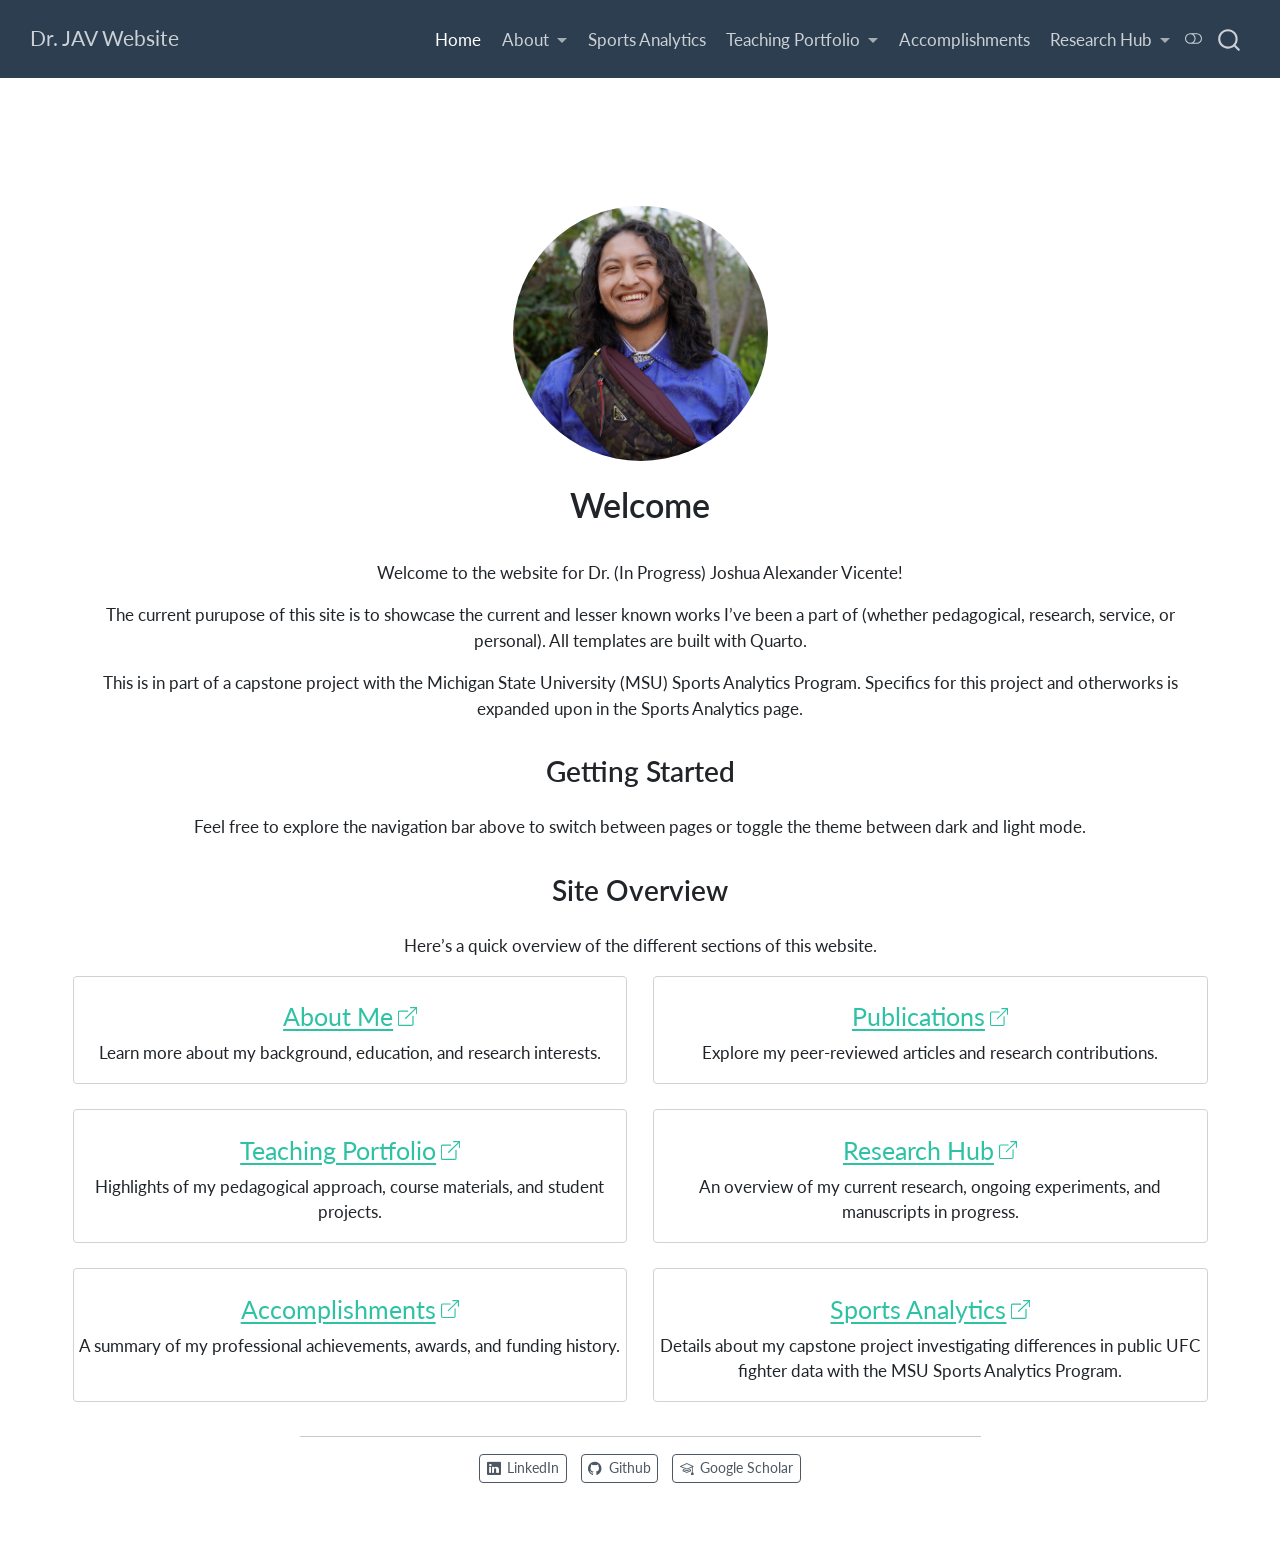
<file: index.html>
<!DOCTYPE html>
<html xmlns="http://www.w3.org/1999/xhtml" lang="en" xml:lang="en"><head>

<meta charset="utf-8">
<meta name="generator" content="quarto-1.8.27">

<meta name="viewport" content="width=device-width, initial-scale=1.0, user-scalable=yes">


<title>Welcome – Dr.&nbsp;JAV Website</title>
<style>
code{white-space: pre-wrap;}
span.smallcaps{font-variant: small-caps;}
div.columns{display: flex; gap: min(4vw, 1.5em);}
div.column{flex: auto; overflow-x: auto;}
div.hanging-indent{margin-left: 1.5em; text-indent: -1.5em;}
ul.task-list{list-style: none;}
ul.task-list li input[type="checkbox"] {
  width: 0.8em;
  margin: 0 0.8em 0.2em -1em; /* quarto-specific, see https://github.com/quarto-dev/quarto-cli/issues/4556 */ 
  vertical-align: middle;
}
</style>


<script src="site_libs/quarto-nav/quarto-nav.js"></script>
<script src="site_libs/quarto-nav/headroom.min.js"></script>
<script src="site_libs/clipboard/clipboard.min.js"></script>
<script src="site_libs/quarto-search/autocomplete.umd.js"></script>
<script src="site_libs/quarto-search/fuse.min.js"></script>
<script src="site_libs/quarto-search/quarto-search.js"></script>
<meta name="quarto:offset" content="./">
<script src="site_libs/quarto-html/quarto.js" type="module"></script>
<script src="site_libs/quarto-html/tabsets/tabsets.js" type="module"></script>
<script src="site_libs/quarto-html/axe/axe-check.js" type="module"></script>
<script src="site_libs/quarto-html/popper.min.js"></script>
<script src="site_libs/quarto-html/tippy.umd.min.js"></script>
<link href="site_libs/quarto-html/tippy.css" rel="stylesheet">
<link href="site_libs/quarto-html/quarto-syntax-highlighting-ed96de9b727972fe78a7b5d16c58bf87.css" rel="stylesheet" class="quarto-color-scheme" id="quarto-text-highlighting-styles">
<link href="site_libs/quarto-html/quarto-syntax-highlighting-dark-4d9afe2b8d18ee9fa5d0d57b5ed4214d.css" rel="stylesheet" class="quarto-color-scheme quarto-color-alternate" id="quarto-text-highlighting-styles">
<link href="site_libs/quarto-html/quarto-syntax-highlighting-ed96de9b727972fe78a7b5d16c58bf87.css" rel="stylesheet" class="quarto-color-scheme-extra" id="quarto-text-highlighting-styles">
<script src="site_libs/bootstrap/bootstrap.min.js"></script>
<link href="site_libs/bootstrap/bootstrap-icons.css" rel="stylesheet">
<link href="site_libs/bootstrap/bootstrap-ffa9a6279353761231ec249df0a7fdd3.min.css" rel="stylesheet" append-hash="true" class="quarto-color-scheme" id="quarto-bootstrap" data-mode="light">
<link href="site_libs/bootstrap/bootstrap-dark-24772959a0e306aba8d7698078628ce7.min.css" rel="stylesheet" append-hash="true" class="quarto-color-scheme quarto-color-alternate" id="quarto-bootstrap" data-mode="dark">
<link href="site_libs/bootstrap/bootstrap-ffa9a6279353761231ec249df0a7fdd3.min.css" rel="stylesheet" append-hash="true" class="quarto-color-scheme-extra" id="quarto-bootstrap" data-mode="light">
<script id="quarto-search-options" type="application/json">{
  "location": "navbar",
  "copy-button": false,
  "collapse-after": 3,
  "panel-placement": "end",
  "type": "overlay",
  "limit": 50,
  "keyboard-shortcut": [
    "f",
    "/",
    "s"
  ],
  "show-item-context": false,
  "language": {
    "search-no-results-text": "No results",
    "search-matching-documents-text": "matching documents",
    "search-copy-link-title": "Copy link to search",
    "search-hide-matches-text": "Hide additional matches",
    "search-more-match-text": "more match in this document",
    "search-more-matches-text": "more matches in this document",
    "search-clear-button-title": "Clear",
    "search-text-placeholder": "",
    "search-detached-cancel-button-title": "Cancel",
    "search-submit-button-title": "Submit",
    "search-label": "Search"
  }
}</script>


<link rel="stylesheet" href="styles.css">
</head>

<body class="nav-fixed quarto-light"><script id="quarto-html-before-body" type="application/javascript">
    const toggleBodyColorMode = (bsSheetEl) => {
      const mode = bsSheetEl.getAttribute("data-mode");
      const bodyEl = window.document.querySelector("body");
      if (mode === "dark") {
        bodyEl.classList.add("quarto-dark");
        bodyEl.classList.remove("quarto-light");
      } else {
        bodyEl.classList.add("quarto-light");
        bodyEl.classList.remove("quarto-dark");
      }
    }
    const toggleBodyColorPrimary = () => {
      const bsSheetEl = window.document.querySelector("link#quarto-bootstrap:not([rel=disabled-stylesheet])");
      if (bsSheetEl) {
        toggleBodyColorMode(bsSheetEl);
      }
    }
    const setColorSchemeToggle = (alternate) => {
      const toggles = window.document.querySelectorAll('.quarto-color-scheme-toggle');
      for (let i=0; i < toggles.length; i++) {
        const toggle = toggles[i];
        if (toggle) {
          if (alternate) {
            toggle.classList.add("alternate");
          } else {
            toggle.classList.remove("alternate");
          }
        }
      }
    };
    const toggleColorMode = (alternate) => {
      // Switch the stylesheets
      const primaryStylesheets = window.document.querySelectorAll('link.quarto-color-scheme:not(.quarto-color-alternate)');
      const alternateStylesheets = window.document.querySelectorAll('link.quarto-color-scheme.quarto-color-alternate');
      manageTransitions('#quarto-margin-sidebar .nav-link', false);
      if (alternate) {
        // note: dark is layered on light, we don't disable primary!
        enableStylesheet(alternateStylesheets);
        for (const sheetNode of alternateStylesheets) {
          if (sheetNode.id === "quarto-bootstrap") {
            toggleBodyColorMode(sheetNode);
          }
        }
      } else {
        disableStylesheet(alternateStylesheets);
        enableStylesheet(primaryStylesheets)
        toggleBodyColorPrimary();
      }
      manageTransitions('#quarto-margin-sidebar .nav-link', true);
      // Switch the toggles
      setColorSchemeToggle(alternate)
      // Hack to workaround the fact that safari doesn't
      // properly recolor the scrollbar when toggling (#1455)
      if (navigator.userAgent.indexOf('Safari') > 0 && navigator.userAgent.indexOf('Chrome') == -1) {
        manageTransitions("body", false);
        window.scrollTo(0, 1);
        setTimeout(() => {
          window.scrollTo(0, 0);
          manageTransitions("body", true);
        }, 40);
      }
    }
    const disableStylesheet = (stylesheets) => {
      for (let i=0; i < stylesheets.length; i++) {
        const stylesheet = stylesheets[i];
        stylesheet.rel = 'disabled-stylesheet';
      }
    }
    const enableStylesheet = (stylesheets) => {
      for (let i=0; i < stylesheets.length; i++) {
        const stylesheet = stylesheets[i];
        if(stylesheet.rel !== 'stylesheet') { // for Chrome, which will still FOUC without this check
          stylesheet.rel = 'stylesheet';
        }
      }
    }
    const manageTransitions = (selector, allowTransitions) => {
      const els = window.document.querySelectorAll(selector);
      for (let i=0; i < els.length; i++) {
        const el = els[i];
        if (allowTransitions) {
          el.classList.remove('notransition');
        } else {
          el.classList.add('notransition');
        }
      }
    }
    const isFileUrl = () => {
      return window.location.protocol === 'file:';
    }
    const hasAlternateSentinel = () => {
      let styleSentinel = getColorSchemeSentinel();
      if (styleSentinel !== null) {
        return styleSentinel === "alternate";
      } else {
        return false;
      }
    }
    const setStyleSentinel = (alternate) => {
      const value = alternate ? "alternate" : "default";
      if (!isFileUrl()) {
        window.localStorage.setItem("quarto-color-scheme", value);
      } else {
        localAlternateSentinel = value;
      }
    }
    const getColorSchemeSentinel = () => {
      if (!isFileUrl()) {
        const storageValue = window.localStorage.getItem("quarto-color-scheme");
        return storageValue != null ? storageValue : localAlternateSentinel;
      } else {
        return localAlternateSentinel;
      }
    }
    const toggleGiscusIfUsed = (isAlternate, darkModeDefault) => {
      const baseTheme = document.querySelector('#giscus-base-theme')?.value ?? 'light';
      const alternateTheme = document.querySelector('#giscus-alt-theme')?.value ?? 'dark';
      let newTheme = '';
      if(authorPrefersDark) {
        newTheme = isAlternate ? baseTheme : alternateTheme;
      } else {
        newTheme = isAlternate ? alternateTheme : baseTheme;
      }
      const changeGiscusTheme = () => {
        // From: https://github.com/giscus/giscus/issues/336
        const sendMessage = (message) => {
          const iframe = document.querySelector('iframe.giscus-frame');
          if (!iframe) return;
          iframe.contentWindow.postMessage({ giscus: message }, 'https://giscus.app');
        }
        sendMessage({
          setConfig: {
            theme: newTheme
          }
        });
      }
      const isGiscussLoaded = window.document.querySelector('iframe.giscus-frame') !== null;
      if (isGiscussLoaded) {
        changeGiscusTheme();
      }
    };
    const authorPrefersDark = false;
    const queryPrefersDark = window.matchMedia('(prefers-color-scheme: dark)');
    const darkModeDefault = queryPrefersDark.matches;
      document.querySelector('link#quarto-text-highlighting-styles.quarto-color-scheme-extra').rel = 'disabled-stylesheet';
      document.querySelector('link#quarto-bootstrap.quarto-color-scheme-extra').rel = 'disabled-stylesheet';
    let localAlternateSentinel = darkModeDefault ? 'alternate' : 'default';
    // Dark / light mode switch
    window.quartoToggleColorScheme = () => {
      // Read the current dark / light value
      let toAlternate = !hasAlternateSentinel();
      toggleColorMode(toAlternate);
      setStyleSentinel(toAlternate);
      toggleGiscusIfUsed(toAlternate, darkModeDefault);
      window.dispatchEvent(new Event('resize'));
    };
    queryPrefersDark.addEventListener("change", e => {
      if(window.localStorage.getItem("quarto-color-scheme") !== null)
        return;
      const alternate = e.matches
      toggleColorMode(alternate);
      localAlternateSentinel = e.matches ? 'alternate' : 'default'; // this is used alongside local storage!
      toggleGiscusIfUsed(alternate, darkModeDefault);
    });
    // Switch to dark mode if need be
    if (hasAlternateSentinel()) {
      toggleColorMode(true);
    } else {
      toggleColorMode(false);
    }
  </script>

<div id="quarto-search-results"></div>
  <header id="quarto-header" class="headroom fixed-top">
    <nav class="navbar navbar-expand-lg " data-bs-theme="dark">
      <div class="navbar-container container-fluid">
      <div class="navbar-brand-container mx-auto">
    <a class="navbar-brand" href="./index.html">
    <span class="navbar-title">Dr.&nbsp;JAV Website</span>
    </a>
  </div>
            <div id="quarto-search" class="" title="Search"></div>
          <button class="navbar-toggler" type="button" data-bs-toggle="collapse" data-bs-target="#navbarCollapse" aria-controls="navbarCollapse" role="menu" aria-expanded="false" aria-label="Toggle navigation" onclick="if (window.quartoToggleHeadroom) { window.quartoToggleHeadroom(); }">
  <span class="navbar-toggler-icon"></span>
</button>
          <div class="collapse navbar-collapse" id="navbarCollapse">
            <ul class="navbar-nav navbar-nav-scroll ms-auto">
  <li class="nav-item">
    <a class="nav-link active" href="./index.html" aria-current="page"> 
<span class="menu-text">Home</span></a>
  </li>  
  <li class="nav-item dropdown ">
    <a class="nav-link dropdown-toggle" href="#" id="nav-menu-about" role="link" data-bs-toggle="dropdown" aria-expanded="false">
 <span class="menu-text">About</span>
    </a>
    <ul class="dropdown-menu dropdown-menu-end" aria-labelledby="nav-menu-about">    
        <li>
    <a class="dropdown-item" href="./about.html">
 <span class="dropdown-text">Get to Know Me</span></a>
  </li>  
        <li>
    <a class="dropdown-item" href="./accomplishments.html">
 <span class="dropdown-text">Accomplishments</span></a>
  </li>  
    </ul>
  </li>
  <li class="nav-item">
    <a class="nav-link" href="./sports_analytics.html"> 
<span class="menu-text">Sports Analytics</span></a>
  </li>  
  <li class="nav-item dropdown ">
    <a class="nav-link dropdown-toggle" href="#" id="nav-menu-teaching-portfolio" role="link" data-bs-toggle="dropdown" aria-expanded="false">
 <span class="menu-text">Teaching Portfolio</span>
    </a>
    <ul class="dropdown-menu dropdown-menu-end" aria-labelledby="nav-menu-teaching-portfolio">    
        <li>
    <a class="dropdown-item" href="./teaching_portfolio.html">
 <span class="dropdown-text">Overview</span></a>
  </li>  
        <li>
    <a class="dropdown-item" href="./CCT_ePortfolio.html">
 <span class="dropdown-text">CCT ePortfolio</span></a>
  </li>  
    </ul>
  </li>
  <li class="nav-item">
    <a class="nav-link" href="./accomplishments.html"> 
<span class="menu-text">Accomplishments</span></a>
  </li>  
  <li class="nav-item dropdown ">
    <a class="nav-link dropdown-toggle" href="#" id="nav-menu-research-hub" role="link" data-bs-toggle="dropdown" aria-expanded="false">
 <span class="menu-text">Research Hub</span>
    </a>
    <ul class="dropdown-menu dropdown-menu-end" aria-labelledby="nav-menu-research-hub">    
        <li>
    <a class="dropdown-item" href="./research_hub.html">
 <span class="dropdown-text">Overview</span></a>
  </li>  
        <li>
    <a class="dropdown-item" href="./labs.html">
 <span class="dropdown-text">Lab Affiliations</span></a>
  </li>  
        <li>
    <a class="dropdown-item" href="./publications.html">
 <span class="dropdown-text">Publications</span></a>
  </li>  
    </ul>
  </li>
</ul>
          </div> <!-- /navcollapse -->
            <div class="quarto-navbar-tools">
  <a href="" class="quarto-color-scheme-toggle quarto-navigation-tool  px-1" onclick="window.quartoToggleColorScheme(); return false;" title="Toggle dark mode"><i class="bi"></i></a>
</div>
      </div> <!-- /container-fluid -->
    </nav>
</header>
<!-- content -->
<div id="quarto-content" class="quarto-container page-columns page-rows-contents page-layout-full page-navbar">
<!-- sidebar -->
<!-- margin-sidebar -->
    
<!-- main -->
<div class="quarto-about-jolla column-page">
  <img src="images/JAV Headshot.jpg" alt="Headshot of Joshua Vicente" class="about-image
  round " style="height: 15em; width: 15em;">
 <header id="title-block-header" class="quarto-title-block default">
<div class="quarto-title">
<h1 class="title">Welcome</h1>
</div>
<div class="quarto-title-meta column-page">
  </div>
</header><main class="content column-page" id="quarto-document-content">

<p>Welcome to the website for Dr.&nbsp;(In Progress) Joshua Alexander Vicente!</p>
<p>The current purupose of this site is to showcase the current and lesser known works I’ve been a part of (whether pedagogical, research, service, or personal). All templates are built with Quarto.</p>
<p>This is in part of a capstone project with the Michigan State University (MSU) Sports Analytics Program. Specifics for this project and otherworks is expanded upon in the Sports Analytics page.</p>
<!-- You can check out the [Walkthrough](walkthrough.qmd) page to see examples of markdown, code, and equations. -->
<section id="getting-started" class="level2">
<h2 data-anchor-id="getting-started">Getting Started</h2>
<p>Feel free to explore the navigation bar above to switch between pages or toggle the theme between dark and light mode.</p>
</section>
<section id="site-overview" class="level2">
<h2 data-anchor-id="site-overview">Site Overview</h2>
<p>Here’s a quick overview of the different sections of this website.</p>
<div class="grid">
<div class="g-col-12 g-col-md-6">
<section id="about-me" class="level3 card h-100">
<h3 data-anchor-id="about-me"><a href="./about.html">About Me</a></h3>
<p>Learn more about my background, education, and research interests.</p>
</section>
</div>
<div class="g-col-12 g-col-md-6">
<section id="publications" class="level3 card h-100">
<h3 data-anchor-id="publications"><a href="./publications.html">Publications</a></h3>
<p>Explore my peer-reviewed articles and research contributions.</p>
</section>
</div>
<div class="g-col-12 g-col-md-6">
<section id="teaching-portfolio" class="level3 card h-100">
<h3 data-anchor-id="teaching-portfolio"><a href="./teaching_portfolio.html">Teaching Portfolio</a></h3>
<p>Highlights of my pedagogical approach, course materials, and student projects.</p>
</section>
</div>
<div class="g-col-12 g-col-md-6">
<section id="research-hub" class="level3 card h-100">
<h3 data-anchor-id="research-hub"><a href="./research_hub.html">Research Hub</a></h3>
<p>An overview of my current research, ongoing experiments, and manuscripts in progress.</p>
</section>
</div>
<div class="g-col-12 g-col-md-6">
<section id="accomplishments" class="level3 card h-100">
<h3 data-anchor-id="accomplishments"><a href="./accomplishments.html">Accomplishments</a></h3>
<p>A summary of my professional achievements, awards, and funding history.</p>
</section>
</div>
<div class="g-col-12 g-col-md-6">
<section id="sports-analytics" class="level3 card h-100">
<h3 data-anchor-id="sports-analytics"><a href="./sports_analytics.html">Sports Analytics</a></h3>
<p>Details about my capstone project investigating differences in public UFC fighter data with the MSU Sports Analytics Program.</p>
</section>
</div>
</div>


</section>
</main> 
  <hr class="about-sep">
   <div class="about-links">
  <a href="https://www.linkedin.com/in/joshua-a-vicente" class="about-link" rel="" target="">
    <i class="bi bi-linkedin"></i>
     <span class="about-link-text">LinkedIn</span>
  </a>
  <a href="https://github.com/DrJAV" class="about-link" rel="" target="">
    <i class="bi bi-github"></i>
     <span class="about-link-text">Github</span>
  </a>
  <a href="https://scholar.google.com/citations?user=8Dp4QXcAAAAJ&amp;hl=en&amp;authuser=1" class="about-link" rel="" target="">
    <i class="bi bi-mortarboard"></i>
     <span class="about-link-text">Google Scholar</span>
  </a>
</div>
</div>
 <!-- /main -->
<script id="quarto-html-after-body" type="application/javascript">
  window.document.addEventListener("DOMContentLoaded", function (event) {
    // Ensure there is a toggle, if there isn't float one in the top right
    if (window.document.querySelector('.quarto-color-scheme-toggle') === null) {
      const a = window.document.createElement('a');
      a.classList.add('top-right');
      a.classList.add('quarto-color-scheme-toggle');
      a.href = "";
      a.onclick = function() { try { window.quartoToggleColorScheme(); } catch {} return false; };
      const i = window.document.createElement("i");
      i.classList.add('bi');
      a.appendChild(i);
      window.document.body.appendChild(a);
    }
    setColorSchemeToggle(hasAlternateSentinel())
    const isCodeAnnotation = (el) => {
      for (const clz of el.classList) {
        if (clz.startsWith('code-annotation-')) {                     
          return true;
        }
      }
      return false;
    }
    const onCopySuccess = function(e) {
      // button target
      const button = e.trigger;
      // don't keep focus
      button.blur();
      // flash "checked"
      button.classList.add('code-copy-button-checked');
      var currentTitle = button.getAttribute("title");
      button.setAttribute("title", "Copied!");
      let tooltip;
      if (window.bootstrap) {
        button.setAttribute("data-bs-toggle", "tooltip");
        button.setAttribute("data-bs-placement", "left");
        button.setAttribute("data-bs-title", "Copied!");
        tooltip = new bootstrap.Tooltip(button, 
          { trigger: "manual", 
            customClass: "code-copy-button-tooltip",
            offset: [0, -8]});
        tooltip.show();    
      }
      setTimeout(function() {
        if (tooltip) {
          tooltip.hide();
          button.removeAttribute("data-bs-title");
          button.removeAttribute("data-bs-toggle");
          button.removeAttribute("data-bs-placement");
        }
        button.setAttribute("title", currentTitle);
        button.classList.remove('code-copy-button-checked');
      }, 1000);
      // clear code selection
      e.clearSelection();
    }
    const getTextToCopy = function(trigger) {
      const outerScaffold = trigger.parentElement.cloneNode(true);
      const codeEl = outerScaffold.querySelector('code');
      for (const childEl of codeEl.children) {
        if (isCodeAnnotation(childEl)) {
          childEl.remove();
        }
      }
      return codeEl.innerText;
    }
    const clipboard = new window.ClipboardJS('.code-copy-button:not([data-in-quarto-modal])', {
      text: getTextToCopy
    });
    clipboard.on('success', onCopySuccess);
    if (window.document.getElementById('quarto-embedded-source-code-modal')) {
      const clipboardModal = new window.ClipboardJS('.code-copy-button[data-in-quarto-modal]', {
        text: getTextToCopy,
        container: window.document.getElementById('quarto-embedded-source-code-modal')
      });
      clipboardModal.on('success', onCopySuccess);
    }
      var localhostRegex = new RegExp(/^(?:http|https):\/\/localhost\:?[0-9]*\//);
      var mailtoRegex = new RegExp(/^mailto:/);
        var filterRegex = new RegExp("https:\/\/drjav\.github\.io");
      var isInternal = (href) => {
          return filterRegex.test(href) || localhostRegex.test(href) || mailtoRegex.test(href);
      }
      // Inspect non-navigation links and adorn them if external
     var links = window.document.querySelectorAll('a[href]:not(.nav-link):not(.navbar-brand):not(.toc-action):not(.sidebar-link):not(.sidebar-item-toggle):not(.pagination-link):not(.no-external):not([aria-hidden]):not(.dropdown-item):not(.quarto-navigation-tool):not(.about-link)');
      for (var i=0; i<links.length; i++) {
        const link = links[i];
        if (!isInternal(link.href)) {
          // undo the damage that might have been done by quarto-nav.js in the case of
          // links that we want to consider external
          if (link.dataset.originalHref !== undefined) {
            link.href = link.dataset.originalHref;
          }
            // target, if specified
            link.setAttribute("target", "_blank");
            if (link.getAttribute("rel") === null) {
              link.setAttribute("rel", "noopener");
            }
            // default icon
            link.classList.add("external");
        }
      }
    function tippyHover(el, contentFn, onTriggerFn, onUntriggerFn) {
      const config = {
        allowHTML: true,
        maxWidth: 500,
        delay: 100,
        arrow: false,
        appendTo: function(el) {
            return el.parentElement;
        },
        interactive: true,
        interactiveBorder: 10,
        theme: 'quarto',
        placement: 'bottom-start',
      };
      if (contentFn) {
        config.content = contentFn;
      }
      if (onTriggerFn) {
        config.onTrigger = onTriggerFn;
      }
      if (onUntriggerFn) {
        config.onUntrigger = onUntriggerFn;
      }
      window.tippy(el, config); 
    }
    const noterefs = window.document.querySelectorAll('a[role="doc-noteref"]');
    for (var i=0; i<noterefs.length; i++) {
      const ref = noterefs[i];
      tippyHover(ref, function() {
        // use id or data attribute instead here
        let href = ref.getAttribute('data-footnote-href') || ref.getAttribute('href');
        try { href = new URL(href).hash; } catch {}
        const id = href.replace(/^#\/?/, "");
        const note = window.document.getElementById(id);
        if (note) {
          return note.innerHTML;
        } else {
          return "";
        }
      });
    }
    const xrefs = window.document.querySelectorAll('a.quarto-xref');
    const processXRef = (id, note) => {
      // Strip column container classes
      const stripColumnClz = (el) => {
        el.classList.remove("page-full", "page-columns");
        if (el.children) {
          for (const child of el.children) {
            stripColumnClz(child);
          }
        }
      }
      stripColumnClz(note)
      if (id === null || id.startsWith('sec-')) {
        // Special case sections, only their first couple elements
        const container = document.createElement("div");
        if (note.children && note.children.length > 2) {
          container.appendChild(note.children[0].cloneNode(true));
          for (let i = 1; i < note.children.length; i++) {
            const child = note.children[i];
            if (child.tagName === "P" && child.innerText === "") {
              continue;
            } else {
              container.appendChild(child.cloneNode(true));
              break;
            }
          }
          if (window.Quarto?.typesetMath) {
            window.Quarto.typesetMath(container);
          }
          return container.innerHTML
        } else {
          if (window.Quarto?.typesetMath) {
            window.Quarto.typesetMath(note);
          }
          return note.innerHTML;
        }
      } else {
        // Remove any anchor links if they are present
        const anchorLink = note.querySelector('a.anchorjs-link');
        if (anchorLink) {
          anchorLink.remove();
        }
        if (window.Quarto?.typesetMath) {
          window.Quarto.typesetMath(note);
        }
        if (note.classList.contains("callout")) {
          return note.outerHTML;
        } else {
          return note.innerHTML;
        }
      }
    }
    for (var i=0; i<xrefs.length; i++) {
      const xref = xrefs[i];
      tippyHover(xref, undefined, function(instance) {
        instance.disable();
        let url = xref.getAttribute('href');
        let hash = undefined; 
        if (url.startsWith('#')) {
          hash = url;
        } else {
          try { hash = new URL(url).hash; } catch {}
        }
        if (hash) {
          const id = hash.replace(/^#\/?/, "");
          const note = window.document.getElementById(id);
          if (note !== null) {
            try {
              const html = processXRef(id, note.cloneNode(true));
              instance.setContent(html);
            } finally {
              instance.enable();
              instance.show();
            }
          } else {
            // See if we can fetch this
            fetch(url.split('#')[0])
            .then(res => res.text())
            .then(html => {
              const parser = new DOMParser();
              const htmlDoc = parser.parseFromString(html, "text/html");
              const note = htmlDoc.getElementById(id);
              if (note !== null) {
                const html = processXRef(id, note);
                instance.setContent(html);
              } 
            }).finally(() => {
              instance.enable();
              instance.show();
            });
          }
        } else {
          // See if we can fetch a full url (with no hash to target)
          // This is a special case and we should probably do some content thinning / targeting
          fetch(url)
          .then(res => res.text())
          .then(html => {
            const parser = new DOMParser();
            const htmlDoc = parser.parseFromString(html, "text/html");
            const note = htmlDoc.querySelector('main.content');
            if (note !== null) {
              // This should only happen for chapter cross references
              // (since there is no id in the URL)
              // remove the first header
              if (note.children.length > 0 && note.children[0].tagName === "HEADER") {
                note.children[0].remove();
              }
              const html = processXRef(null, note);
              instance.setContent(html);
            } 
          }).finally(() => {
            instance.enable();
            instance.show();
          });
        }
      }, function(instance) {
      });
    }
        let selectedAnnoteEl;
        const selectorForAnnotation = ( cell, annotation) => {
          let cellAttr = 'data-code-cell="' + cell + '"';
          let lineAttr = 'data-code-annotation="' +  annotation + '"';
          const selector = 'span[' + cellAttr + '][' + lineAttr + ']';
          return selector;
        }
        const selectCodeLines = (annoteEl) => {
          const doc = window.document;
          const targetCell = annoteEl.getAttribute("data-target-cell");
          const targetAnnotation = annoteEl.getAttribute("data-target-annotation");
          const annoteSpan = window.document.querySelector(selectorForAnnotation(targetCell, targetAnnotation));
          const lines = annoteSpan.getAttribute("data-code-lines").split(",");
          const lineIds = lines.map((line) => {
            return targetCell + "-" + line;
          })
          let top = null;
          let height = null;
          let parent = null;
          if (lineIds.length > 0) {
              //compute the position of the single el (top and bottom and make a div)
              const el = window.document.getElementById(lineIds[0]);
              top = el.offsetTop;
              height = el.offsetHeight;
              parent = el.parentElement.parentElement;
            if (lineIds.length > 1) {
              const lastEl = window.document.getElementById(lineIds[lineIds.length - 1]);
              const bottom = lastEl.offsetTop + lastEl.offsetHeight;
              height = bottom - top;
            }
            if (top !== null && height !== null && parent !== null) {
              // cook up a div (if necessary) and position it 
              let div = window.document.getElementById("code-annotation-line-highlight");
              if (div === null) {
                div = window.document.createElement("div");
                div.setAttribute("id", "code-annotation-line-highlight");
                div.style.position = 'absolute';
                parent.appendChild(div);
              }
              div.style.top = top - 2 + "px";
              div.style.height = height + 4 + "px";
              div.style.left = 0;
              let gutterDiv = window.document.getElementById("code-annotation-line-highlight-gutter");
              if (gutterDiv === null) {
                gutterDiv = window.document.createElement("div");
                gutterDiv.setAttribute("id", "code-annotation-line-highlight-gutter");
                gutterDiv.style.position = 'absolute';
                const codeCell = window.document.getElementById(targetCell);
                const gutter = codeCell.querySelector('.code-annotation-gutter');
                gutter.appendChild(gutterDiv);
              }
              gutterDiv.style.top = top - 2 + "px";
              gutterDiv.style.height = height + 4 + "px";
            }
            selectedAnnoteEl = annoteEl;
          }
        };
        const unselectCodeLines = () => {
          const elementsIds = ["code-annotation-line-highlight", "code-annotation-line-highlight-gutter"];
          elementsIds.forEach((elId) => {
            const div = window.document.getElementById(elId);
            if (div) {
              div.remove();
            }
          });
          selectedAnnoteEl = undefined;
        };
          // Handle positioning of the toggle
      window.addEventListener(
        "resize",
        throttle(() => {
          elRect = undefined;
          if (selectedAnnoteEl) {
            selectCodeLines(selectedAnnoteEl);
          }
        }, 10)
      );
      function throttle(fn, ms) {
      let throttle = false;
      let timer;
        return (...args) => {
          if(!throttle) { // first call gets through
              fn.apply(this, args);
              throttle = true;
          } else { // all the others get throttled
              if(timer) clearTimeout(timer); // cancel #2
              timer = setTimeout(() => {
                fn.apply(this, args);
                timer = throttle = false;
              }, ms);
          }
        };
      }
        // Attach click handler to the DT
        const annoteDls = window.document.querySelectorAll('dt[data-target-cell]');
        for (const annoteDlNode of annoteDls) {
          annoteDlNode.addEventListener('click', (event) => {
            const clickedEl = event.target;
            if (clickedEl !== selectedAnnoteEl) {
              unselectCodeLines();
              const activeEl = window.document.querySelector('dt[data-target-cell].code-annotation-active');
              if (activeEl) {
                activeEl.classList.remove('code-annotation-active');
              }
              selectCodeLines(clickedEl);
              clickedEl.classList.add('code-annotation-active');
            } else {
              // Unselect the line
              unselectCodeLines();
              clickedEl.classList.remove('code-annotation-active');
            }
          });
        }
    const findCites = (el) => {
      const parentEl = el.parentElement;
      if (parentEl) {
        const cites = parentEl.dataset.cites;
        if (cites) {
          return {
            el,
            cites: cites.split(' ')
          };
        } else {
          return findCites(el.parentElement)
        }
      } else {
        return undefined;
      }
    };
    var bibliorefs = window.document.querySelectorAll('a[role="doc-biblioref"]');
    for (var i=0; i<bibliorefs.length; i++) {
      const ref = bibliorefs[i];
      const citeInfo = findCites(ref);
      if (citeInfo) {
        tippyHover(citeInfo.el, function() {
          var popup = window.document.createElement('div');
          citeInfo.cites.forEach(function(cite) {
            var citeDiv = window.document.createElement('div');
            citeDiv.classList.add('hanging-indent');
            citeDiv.classList.add('csl-entry');
            var biblioDiv = window.document.getElementById('ref-' + cite);
            if (biblioDiv) {
              citeDiv.innerHTML = biblioDiv.innerHTML;
            }
            popup.appendChild(citeDiv);
          });
          return popup.innerHTML;
        });
      }
    }
  });
  </script>
</div> <!-- /content -->




</body></html>
</file>
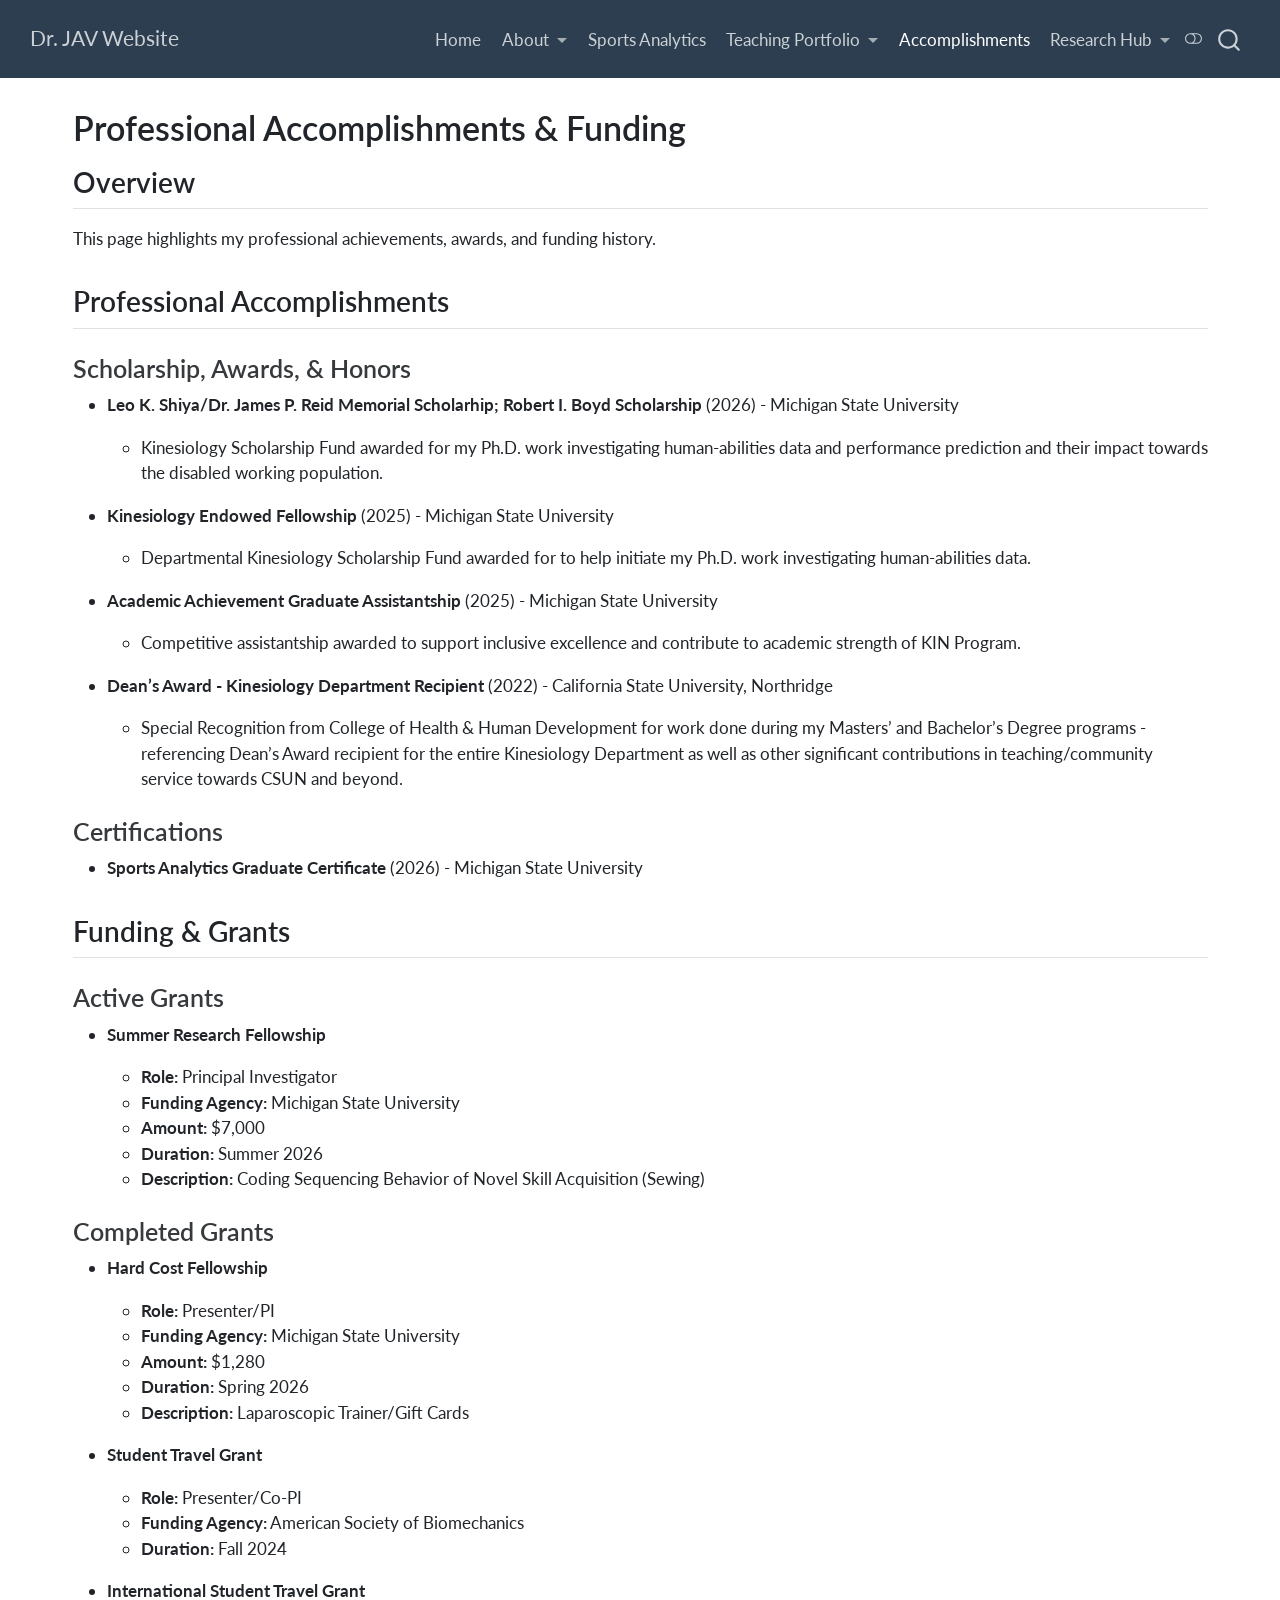
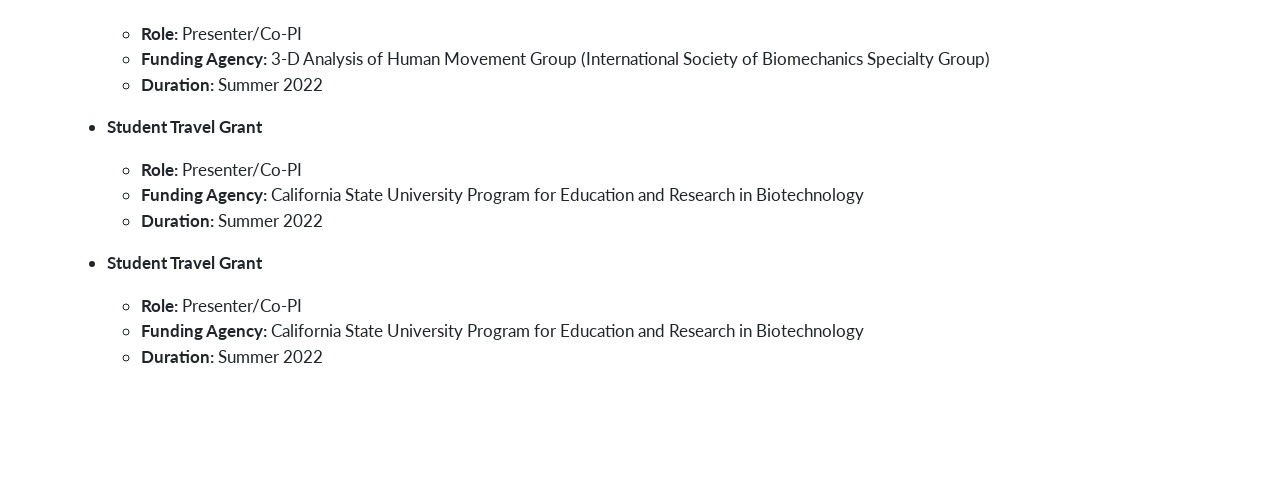
<file: accomplishments.html>
<!DOCTYPE html>
<html xmlns="http://www.w3.org/1999/xhtml" lang="en" xml:lang="en"><head>

<meta charset="utf-8">
<meta name="generator" content="quarto-1.8.27">

<meta name="viewport" content="width=device-width, initial-scale=1.0, user-scalable=yes">


<title>Professional Accomplishments &amp; Funding – Dr.&nbsp;JAV Website</title>
<style>
code{white-space: pre-wrap;}
span.smallcaps{font-variant: small-caps;}
div.columns{display: flex; gap: min(4vw, 1.5em);}
div.column{flex: auto; overflow-x: auto;}
div.hanging-indent{margin-left: 1.5em; text-indent: -1.5em;}
ul.task-list{list-style: none;}
ul.task-list li input[type="checkbox"] {
  width: 0.8em;
  margin: 0 0.8em 0.2em -1em; /* quarto-specific, see https://github.com/quarto-dev/quarto-cli/issues/4556 */ 
  vertical-align: middle;
}
</style>


<script src="site_libs/quarto-nav/quarto-nav.js"></script>
<script src="site_libs/quarto-nav/headroom.min.js"></script>
<script src="site_libs/clipboard/clipboard.min.js"></script>
<script src="site_libs/quarto-search/autocomplete.umd.js"></script>
<script src="site_libs/quarto-search/fuse.min.js"></script>
<script src="site_libs/quarto-search/quarto-search.js"></script>
<meta name="quarto:offset" content="./">
<script src="site_libs/quarto-html/quarto.js" type="module"></script>
<script src="site_libs/quarto-html/tabsets/tabsets.js" type="module"></script>
<script src="site_libs/quarto-html/axe/axe-check.js" type="module"></script>
<script src="site_libs/quarto-html/popper.min.js"></script>
<script src="site_libs/quarto-html/tippy.umd.min.js"></script>
<script src="site_libs/quarto-html/anchor.min.js"></script>
<link href="site_libs/quarto-html/tippy.css" rel="stylesheet">
<link href="site_libs/quarto-html/quarto-syntax-highlighting-ed96de9b727972fe78a7b5d16c58bf87.css" rel="stylesheet" class="quarto-color-scheme" id="quarto-text-highlighting-styles">
<link href="site_libs/quarto-html/quarto-syntax-highlighting-dark-4d9afe2b8d18ee9fa5d0d57b5ed4214d.css" rel="stylesheet" class="quarto-color-scheme quarto-color-alternate" id="quarto-text-highlighting-styles">
<link href="site_libs/quarto-html/quarto-syntax-highlighting-ed96de9b727972fe78a7b5d16c58bf87.css" rel="stylesheet" class="quarto-color-scheme-extra" id="quarto-text-highlighting-styles">
<script src="site_libs/bootstrap/bootstrap.min.js"></script>
<link href="site_libs/bootstrap/bootstrap-icons.css" rel="stylesheet">
<link href="site_libs/bootstrap/bootstrap-ffa9a6279353761231ec249df0a7fdd3.min.css" rel="stylesheet" append-hash="true" class="quarto-color-scheme" id="quarto-bootstrap" data-mode="light">
<link href="site_libs/bootstrap/bootstrap-dark-24772959a0e306aba8d7698078628ce7.min.css" rel="stylesheet" append-hash="true" class="quarto-color-scheme quarto-color-alternate" id="quarto-bootstrap" data-mode="dark">
<link href="site_libs/bootstrap/bootstrap-ffa9a6279353761231ec249df0a7fdd3.min.css" rel="stylesheet" append-hash="true" class="quarto-color-scheme-extra" id="quarto-bootstrap" data-mode="light">
<script id="quarto-search-options" type="application/json">{
  "location": "navbar",
  "copy-button": false,
  "collapse-after": 3,
  "panel-placement": "end",
  "type": "overlay",
  "limit": 50,
  "keyboard-shortcut": [
    "f",
    "/",
    "s"
  ],
  "show-item-context": false,
  "language": {
    "search-no-results-text": "No results",
    "search-matching-documents-text": "matching documents",
    "search-copy-link-title": "Copy link to search",
    "search-hide-matches-text": "Hide additional matches",
    "search-more-match-text": "more match in this document",
    "search-more-matches-text": "more matches in this document",
    "search-clear-button-title": "Clear",
    "search-text-placeholder": "",
    "search-detached-cancel-button-title": "Cancel",
    "search-submit-button-title": "Submit",
    "search-label": "Search"
  }
}</script>


<link rel="stylesheet" href="styles.css">
</head>

<body class="nav-fixed quarto-light"><script id="quarto-html-before-body" type="application/javascript">
    const toggleBodyColorMode = (bsSheetEl) => {
      const mode = bsSheetEl.getAttribute("data-mode");
      const bodyEl = window.document.querySelector("body");
      if (mode === "dark") {
        bodyEl.classList.add("quarto-dark");
        bodyEl.classList.remove("quarto-light");
      } else {
        bodyEl.classList.add("quarto-light");
        bodyEl.classList.remove("quarto-dark");
      }
    }
    const toggleBodyColorPrimary = () => {
      const bsSheetEl = window.document.querySelector("link#quarto-bootstrap:not([rel=disabled-stylesheet])");
      if (bsSheetEl) {
        toggleBodyColorMode(bsSheetEl);
      }
    }
    const setColorSchemeToggle = (alternate) => {
      const toggles = window.document.querySelectorAll('.quarto-color-scheme-toggle');
      for (let i=0; i < toggles.length; i++) {
        const toggle = toggles[i];
        if (toggle) {
          if (alternate) {
            toggle.classList.add("alternate");
          } else {
            toggle.classList.remove("alternate");
          }
        }
      }
    };
    const toggleColorMode = (alternate) => {
      // Switch the stylesheets
      const primaryStylesheets = window.document.querySelectorAll('link.quarto-color-scheme:not(.quarto-color-alternate)');
      const alternateStylesheets = window.document.querySelectorAll('link.quarto-color-scheme.quarto-color-alternate');
      manageTransitions('#quarto-margin-sidebar .nav-link', false);
      if (alternate) {
        // note: dark is layered on light, we don't disable primary!
        enableStylesheet(alternateStylesheets);
        for (const sheetNode of alternateStylesheets) {
          if (sheetNode.id === "quarto-bootstrap") {
            toggleBodyColorMode(sheetNode);
          }
        }
      } else {
        disableStylesheet(alternateStylesheets);
        enableStylesheet(primaryStylesheets)
        toggleBodyColorPrimary();
      }
      manageTransitions('#quarto-margin-sidebar .nav-link', true);
      // Switch the toggles
      setColorSchemeToggle(alternate)
      // Hack to workaround the fact that safari doesn't
      // properly recolor the scrollbar when toggling (#1455)
      if (navigator.userAgent.indexOf('Safari') > 0 && navigator.userAgent.indexOf('Chrome') == -1) {
        manageTransitions("body", false);
        window.scrollTo(0, 1);
        setTimeout(() => {
          window.scrollTo(0, 0);
          manageTransitions("body", true);
        }, 40);
      }
    }
    const disableStylesheet = (stylesheets) => {
      for (let i=0; i < stylesheets.length; i++) {
        const stylesheet = stylesheets[i];
        stylesheet.rel = 'disabled-stylesheet';
      }
    }
    const enableStylesheet = (stylesheets) => {
      for (let i=0; i < stylesheets.length; i++) {
        const stylesheet = stylesheets[i];
        if(stylesheet.rel !== 'stylesheet') { // for Chrome, which will still FOUC without this check
          stylesheet.rel = 'stylesheet';
        }
      }
    }
    const manageTransitions = (selector, allowTransitions) => {
      const els = window.document.querySelectorAll(selector);
      for (let i=0; i < els.length; i++) {
        const el = els[i];
        if (allowTransitions) {
          el.classList.remove('notransition');
        } else {
          el.classList.add('notransition');
        }
      }
    }
    const isFileUrl = () => {
      return window.location.protocol === 'file:';
    }
    const hasAlternateSentinel = () => {
      let styleSentinel = getColorSchemeSentinel();
      if (styleSentinel !== null) {
        return styleSentinel === "alternate";
      } else {
        return false;
      }
    }
    const setStyleSentinel = (alternate) => {
      const value = alternate ? "alternate" : "default";
      if (!isFileUrl()) {
        window.localStorage.setItem("quarto-color-scheme", value);
      } else {
        localAlternateSentinel = value;
      }
    }
    const getColorSchemeSentinel = () => {
      if (!isFileUrl()) {
        const storageValue = window.localStorage.getItem("quarto-color-scheme");
        return storageValue != null ? storageValue : localAlternateSentinel;
      } else {
        return localAlternateSentinel;
      }
    }
    const toggleGiscusIfUsed = (isAlternate, darkModeDefault) => {
      const baseTheme = document.querySelector('#giscus-base-theme')?.value ?? 'light';
      const alternateTheme = document.querySelector('#giscus-alt-theme')?.value ?? 'dark';
      let newTheme = '';
      if(authorPrefersDark) {
        newTheme = isAlternate ? baseTheme : alternateTheme;
      } else {
        newTheme = isAlternate ? alternateTheme : baseTheme;
      }
      const changeGiscusTheme = () => {
        // From: https://github.com/giscus/giscus/issues/336
        const sendMessage = (message) => {
          const iframe = document.querySelector('iframe.giscus-frame');
          if (!iframe) return;
          iframe.contentWindow.postMessage({ giscus: message }, 'https://giscus.app');
        }
        sendMessage({
          setConfig: {
            theme: newTheme
          }
        });
      }
      const isGiscussLoaded = window.document.querySelector('iframe.giscus-frame') !== null;
      if (isGiscussLoaded) {
        changeGiscusTheme();
      }
    };
    const authorPrefersDark = false;
    const queryPrefersDark = window.matchMedia('(prefers-color-scheme: dark)');
    const darkModeDefault = queryPrefersDark.matches;
      document.querySelector('link#quarto-text-highlighting-styles.quarto-color-scheme-extra').rel = 'disabled-stylesheet';
      document.querySelector('link#quarto-bootstrap.quarto-color-scheme-extra').rel = 'disabled-stylesheet';
    let localAlternateSentinel = darkModeDefault ? 'alternate' : 'default';
    // Dark / light mode switch
    window.quartoToggleColorScheme = () => {
      // Read the current dark / light value
      let toAlternate = !hasAlternateSentinel();
      toggleColorMode(toAlternate);
      setStyleSentinel(toAlternate);
      toggleGiscusIfUsed(toAlternate, darkModeDefault);
      window.dispatchEvent(new Event('resize'));
    };
    queryPrefersDark.addEventListener("change", e => {
      if(window.localStorage.getItem("quarto-color-scheme") !== null)
        return;
      const alternate = e.matches
      toggleColorMode(alternate);
      localAlternateSentinel = e.matches ? 'alternate' : 'default'; // this is used alongside local storage!
      toggleGiscusIfUsed(alternate, darkModeDefault);
    });
    // Switch to dark mode if need be
    if (hasAlternateSentinel()) {
      toggleColorMode(true);
    } else {
      toggleColorMode(false);
    }
  </script>

<div id="quarto-search-results"></div>
  <header id="quarto-header" class="headroom fixed-top">
    <nav class="navbar navbar-expand-lg " data-bs-theme="dark">
      <div class="navbar-container container-fluid">
      <div class="navbar-brand-container mx-auto">
    <a class="navbar-brand" href="./index.html">
    <span class="navbar-title">Dr.&nbsp;JAV Website</span>
    </a>
  </div>
            <div id="quarto-search" class="" title="Search"></div>
          <button class="navbar-toggler" type="button" data-bs-toggle="collapse" data-bs-target="#navbarCollapse" aria-controls="navbarCollapse" role="menu" aria-expanded="false" aria-label="Toggle navigation" onclick="if (window.quartoToggleHeadroom) { window.quartoToggleHeadroom(); }">
  <span class="navbar-toggler-icon"></span>
</button>
          <div class="collapse navbar-collapse" id="navbarCollapse">
            <ul class="navbar-nav navbar-nav-scroll ms-auto">
  <li class="nav-item">
    <a class="nav-link" href="./index.html"> 
<span class="menu-text">Home</span></a>
  </li>  
  <li class="nav-item dropdown ">
    <a class="nav-link dropdown-toggle" href="#" id="nav-menu-about" role="link" data-bs-toggle="dropdown" aria-expanded="false">
 <span class="menu-text">About</span>
    </a>
    <ul class="dropdown-menu dropdown-menu-end" aria-labelledby="nav-menu-about">    
        <li>
    <a class="dropdown-item" href="./about.html">
 <span class="dropdown-text">Get to Know Me</span></a>
  </li>  
        <li>
    <a class="dropdown-item" href="./accomplishments.html">
 <span class="dropdown-text">Accomplishments</span></a>
  </li>  
    </ul>
  </li>
  <li class="nav-item">
    <a class="nav-link" href="./sports_analytics.html"> 
<span class="menu-text">Sports Analytics</span></a>
  </li>  
  <li class="nav-item dropdown ">
    <a class="nav-link dropdown-toggle" href="#" id="nav-menu-teaching-portfolio" role="link" data-bs-toggle="dropdown" aria-expanded="false">
 <span class="menu-text">Teaching Portfolio</span>
    </a>
    <ul class="dropdown-menu dropdown-menu-end" aria-labelledby="nav-menu-teaching-portfolio">    
        <li>
    <a class="dropdown-item" href="./teaching_portfolio.html">
 <span class="dropdown-text">Overview</span></a>
  </li>  
        <li>
    <a class="dropdown-item" href="./CCT_ePortfolio.html">
 <span class="dropdown-text">CCT ePortfolio</span></a>
  </li>  
    </ul>
  </li>
  <li class="nav-item">
    <a class="nav-link active" href="./accomplishments.html" aria-current="page"> 
<span class="menu-text">Accomplishments</span></a>
  </li>  
  <li class="nav-item dropdown ">
    <a class="nav-link dropdown-toggle" href="#" id="nav-menu-research-hub" role="link" data-bs-toggle="dropdown" aria-expanded="false">
 <span class="menu-text">Research Hub</span>
    </a>
    <ul class="dropdown-menu dropdown-menu-end" aria-labelledby="nav-menu-research-hub">    
        <li>
    <a class="dropdown-item" href="./research_hub.html">
 <span class="dropdown-text">Overview</span></a>
  </li>  
        <li>
    <a class="dropdown-item" href="./labs.html">
 <span class="dropdown-text">Lab Affiliations</span></a>
  </li>  
        <li>
    <a class="dropdown-item" href="./publications.html">
 <span class="dropdown-text">Publications</span></a>
  </li>  
    </ul>
  </li>
</ul>
          </div> <!-- /navcollapse -->
            <div class="quarto-navbar-tools">
  <a href="" class="quarto-color-scheme-toggle quarto-navigation-tool  px-1" onclick="window.quartoToggleColorScheme(); return false;" title="Toggle dark mode"><i class="bi"></i></a>
</div>
      </div> <!-- /container-fluid -->
    </nav>
</header>
<!-- content -->
<div id="quarto-content" class="quarto-container page-columns page-rows-contents page-layout-full page-navbar">
<!-- sidebar -->
<!-- margin-sidebar -->
    
<!-- main -->
<main class="content column-page" id="quarto-document-content">


<header id="title-block-header" class="quarto-title-block default">
<div class="quarto-title">
<h1 class="title">Professional Accomplishments &amp; Funding</h1>
</div>



<div class="quarto-title-meta column-page">

    
  
    
  </div>
  


</header>


<section id="overview" class="level2">
<h2 class="anchored" data-anchor-id="overview">Overview</h2>
<p>This page highlights my professional achievements, awards, and funding history.</p>
</section>
<section id="professional-accomplishments" class="level2">
<h2 class="anchored" data-anchor-id="professional-accomplishments">Professional Accomplishments</h2>
<section id="scholarship-awards-honors" class="level3">
<h3 class="anchored" data-anchor-id="scholarship-awards-honors">Scholarship, Awards, &amp; Honors</h3>
<ul>
<li><p><strong>Leo K. Shiya/Dr.&nbsp;James P. Reid Memorial Scholarhip; Robert I. Boyd Scholarship</strong> (2026) - Michigan State University</p>
<ul>
<li>Kinesiology Scholarship Fund awarded for my Ph.D.&nbsp;work investigating human-abilities data and performance prediction and their impact towards the disabled working population.</li>
</ul></li>
<li><p><strong>Kinesiology Endowed Fellowship</strong> (2025) - Michigan State University</p>
<ul>
<li>Departmental Kinesiology Scholarship Fund awarded for to help initiate my Ph.D.&nbsp;work investigating human-abilities data.</li>
</ul></li>
<li><p><strong>Academic Achievement Graduate Assistantship</strong> (2025) - Michigan State University</p>
<ul>
<li>Competitive assistantship awarded to support inclusive excellence and contribute to academic strength of KIN Program.</li>
</ul></li>
<li><p><strong>Dean’s Award - Kinesiology Department Recipient</strong> (2022) - California State University, Northridge</p>
<ul>
<li>Special Recognition from College of Health &amp; Human Development for work done during my Masters’ and Bachelor’s Degree programs - referencing Dean’s Award recipient for the entire Kinesiology Department as well as other significant contributions in teaching/community service towards CSUN and beyond.</li>
</ul></li>
</ul>
</section>
<section id="certifications" class="level3">
<h3 class="anchored" data-anchor-id="certifications">Certifications</h3>
<ul>
<li><strong>Sports Analytics Graduate Certificate</strong> (2026) - Michigan State University</li>
</ul>
</section>
</section>
<section id="funding-grants" class="level2">
<h2 class="anchored" data-anchor-id="funding-grants">Funding &amp; Grants</h2>
<section id="active-grants" class="level3">
<h3 class="anchored" data-anchor-id="active-grants">Active Grants</h3>
<ul>
<li><p><strong>Summer Research Fellowship</strong></p>
<ul>
<li><strong>Role:</strong> Principal Investigator</li>
<li><strong>Funding Agency:</strong> Michigan State University</li>
<li><strong>Amount:</strong> $7,000</li>
<li><strong>Duration:</strong> Summer 2026</li>
<li><strong>Description:</strong> Coding Sequencing Behavior of Novel Skill Acquisition (Sewing)</li>
</ul></li>
</ul>
</section>
<section id="completed-grants" class="level3">
<h3 class="anchored" data-anchor-id="completed-grants">Completed Grants</h3>
<ul>
<li><p><strong>Hard Cost Fellowship</strong></p>
<ul>
<li><strong>Role:</strong> Presenter/PI</li>
<li><strong>Funding Agency:</strong> Michigan State University</li>
<li><strong>Amount:</strong> $1,280</li>
<li><strong>Duration:</strong> Spring 2026</li>
<li><strong>Description:</strong> Laparoscopic Trainer/Gift Cards</li>
</ul></li>
<li><p><strong>Student Travel Grant</strong></p>
<ul>
<li><strong>Role:</strong> Presenter/Co-PI</li>
<li><strong>Funding Agency:</strong> American Society of Biomechanics</li>
<li><strong>Duration:</strong> Fall 2024</li>
</ul></li>
<li><p><strong>International Student Travel Grant</strong></p>
<ul>
<li><strong>Role:</strong> Presenter/Co-PI</li>
<li><strong>Funding Agency:</strong> 3-D Analysis of Human Movement Group (International Society of Biomechanics Specialty Group)</li>
<li><strong>Duration:</strong> Summer 2022</li>
</ul></li>
<li><p><strong>Student Travel Grant</strong></p>
<ul>
<li><strong>Role:</strong> Presenter/Co-PI</li>
<li><strong>Funding Agency:</strong> California State University Program for Education and Research in Biotechnology</li>
<li><strong>Duration:</strong> Summer 2022</li>
</ul></li>
<li><p><strong>Student Travel Grant</strong></p>
<ul>
<li><strong>Role:</strong> Presenter/Co-PI</li>
<li><strong>Funding Agency:</strong> California State University Program for Education and Research in Biotechnology</li>
<li><strong>Duration:</strong> Summer 2022</li>
</ul></li>
</ul>
<!--
Period: Summer 2026 
*   **Project Title**
    *   **Role:** Role
    *   **Funding Agency:** Agency Name
    *   **Duration:** Year - Year

## Gallery

<!-- Example of a grid layout for images of certificates or award ceremonies -->
<div class="quarto-layout-panel" data-layout-ncol="2">
<div class="quarto-layout-row">
<div class="quarto-layout-cell" style="flex-basis: 50.0%;justify-content: flex-start;">
<!-- ![Award Ceremony](images/award.jpg) -->
</div>
<div class="quarto-layout-cell" style="flex-basis: 50.0%;justify-content: flex-start;">
<!-- ![Certificate](images/certificate.jpg) -->
</div>
</div>
</div>


</section>
</section>

</main> <!-- /main -->
<script id="quarto-html-after-body" type="application/javascript">
  window.document.addEventListener("DOMContentLoaded", function (event) {
    // Ensure there is a toggle, if there isn't float one in the top right
    if (window.document.querySelector('.quarto-color-scheme-toggle') === null) {
      const a = window.document.createElement('a');
      a.classList.add('top-right');
      a.classList.add('quarto-color-scheme-toggle');
      a.href = "";
      a.onclick = function() { try { window.quartoToggleColorScheme(); } catch {} return false; };
      const i = window.document.createElement("i");
      i.classList.add('bi');
      a.appendChild(i);
      window.document.body.appendChild(a);
    }
    setColorSchemeToggle(hasAlternateSentinel())
    const icon = "";
    const anchorJS = new window.AnchorJS();
    anchorJS.options = {
      placement: 'right',
      icon: icon
    };
    anchorJS.add('.anchored');
    const isCodeAnnotation = (el) => {
      for (const clz of el.classList) {
        if (clz.startsWith('code-annotation-')) {                     
          return true;
        }
      }
      return false;
    }
    const onCopySuccess = function(e) {
      // button target
      const button = e.trigger;
      // don't keep focus
      button.blur();
      // flash "checked"
      button.classList.add('code-copy-button-checked');
      var currentTitle = button.getAttribute("title");
      button.setAttribute("title", "Copied!");
      let tooltip;
      if (window.bootstrap) {
        button.setAttribute("data-bs-toggle", "tooltip");
        button.setAttribute("data-bs-placement", "left");
        button.setAttribute("data-bs-title", "Copied!");
        tooltip = new bootstrap.Tooltip(button, 
          { trigger: "manual", 
            customClass: "code-copy-button-tooltip",
            offset: [0, -8]});
        tooltip.show();    
      }
      setTimeout(function() {
        if (tooltip) {
          tooltip.hide();
          button.removeAttribute("data-bs-title");
          button.removeAttribute("data-bs-toggle");
          button.removeAttribute("data-bs-placement");
        }
        button.setAttribute("title", currentTitle);
        button.classList.remove('code-copy-button-checked');
      }, 1000);
      // clear code selection
      e.clearSelection();
    }
    const getTextToCopy = function(trigger) {
      const outerScaffold = trigger.parentElement.cloneNode(true);
      const codeEl = outerScaffold.querySelector('code');
      for (const childEl of codeEl.children) {
        if (isCodeAnnotation(childEl)) {
          childEl.remove();
        }
      }
      return codeEl.innerText;
    }
    const clipboard = new window.ClipboardJS('.code-copy-button:not([data-in-quarto-modal])', {
      text: getTextToCopy
    });
    clipboard.on('success', onCopySuccess);
    if (window.document.getElementById('quarto-embedded-source-code-modal')) {
      const clipboardModal = new window.ClipboardJS('.code-copy-button[data-in-quarto-modal]', {
        text: getTextToCopy,
        container: window.document.getElementById('quarto-embedded-source-code-modal')
      });
      clipboardModal.on('success', onCopySuccess);
    }
      var localhostRegex = new RegExp(/^(?:http|https):\/\/localhost\:?[0-9]*\//);
      var mailtoRegex = new RegExp(/^mailto:/);
        var filterRegex = new RegExp("https:\/\/drjav\.github\.io");
      var isInternal = (href) => {
          return filterRegex.test(href) || localhostRegex.test(href) || mailtoRegex.test(href);
      }
      // Inspect non-navigation links and adorn them if external
     var links = window.document.querySelectorAll('a[href]:not(.nav-link):not(.navbar-brand):not(.toc-action):not(.sidebar-link):not(.sidebar-item-toggle):not(.pagination-link):not(.no-external):not([aria-hidden]):not(.dropdown-item):not(.quarto-navigation-tool):not(.about-link)');
      for (var i=0; i<links.length; i++) {
        const link = links[i];
        if (!isInternal(link.href)) {
          // undo the damage that might have been done by quarto-nav.js in the case of
          // links that we want to consider external
          if (link.dataset.originalHref !== undefined) {
            link.href = link.dataset.originalHref;
          }
            // target, if specified
            link.setAttribute("target", "_blank");
            if (link.getAttribute("rel") === null) {
              link.setAttribute("rel", "noopener");
            }
            // default icon
            link.classList.add("external");
        }
      }
    function tippyHover(el, contentFn, onTriggerFn, onUntriggerFn) {
      const config = {
        allowHTML: true,
        maxWidth: 500,
        delay: 100,
        arrow: false,
        appendTo: function(el) {
            return el.parentElement;
        },
        interactive: true,
        interactiveBorder: 10,
        theme: 'quarto',
        placement: 'bottom-start',
      };
      if (contentFn) {
        config.content = contentFn;
      }
      if (onTriggerFn) {
        config.onTrigger = onTriggerFn;
      }
      if (onUntriggerFn) {
        config.onUntrigger = onUntriggerFn;
      }
      window.tippy(el, config); 
    }
    const noterefs = window.document.querySelectorAll('a[role="doc-noteref"]');
    for (var i=0; i<noterefs.length; i++) {
      const ref = noterefs[i];
      tippyHover(ref, function() {
        // use id or data attribute instead here
        let href = ref.getAttribute('data-footnote-href') || ref.getAttribute('href');
        try { href = new URL(href).hash; } catch {}
        const id = href.replace(/^#\/?/, "");
        const note = window.document.getElementById(id);
        if (note) {
          return note.innerHTML;
        } else {
          return "";
        }
      });
    }
    const xrefs = window.document.querySelectorAll('a.quarto-xref');
    const processXRef = (id, note) => {
      // Strip column container classes
      const stripColumnClz = (el) => {
        el.classList.remove("page-full", "page-columns");
        if (el.children) {
          for (const child of el.children) {
            stripColumnClz(child);
          }
        }
      }
      stripColumnClz(note)
      if (id === null || id.startsWith('sec-')) {
        // Special case sections, only their first couple elements
        const container = document.createElement("div");
        if (note.children && note.children.length > 2) {
          container.appendChild(note.children[0].cloneNode(true));
          for (let i = 1; i < note.children.length; i++) {
            const child = note.children[i];
            if (child.tagName === "P" && child.innerText === "") {
              continue;
            } else {
              container.appendChild(child.cloneNode(true));
              break;
            }
          }
          if (window.Quarto?.typesetMath) {
            window.Quarto.typesetMath(container);
          }
          return container.innerHTML
        } else {
          if (window.Quarto?.typesetMath) {
            window.Quarto.typesetMath(note);
          }
          return note.innerHTML;
        }
      } else {
        // Remove any anchor links if they are present
        const anchorLink = note.querySelector('a.anchorjs-link');
        if (anchorLink) {
          anchorLink.remove();
        }
        if (window.Quarto?.typesetMath) {
          window.Quarto.typesetMath(note);
        }
        if (note.classList.contains("callout")) {
          return note.outerHTML;
        } else {
          return note.innerHTML;
        }
      }
    }
    for (var i=0; i<xrefs.length; i++) {
      const xref = xrefs[i];
      tippyHover(xref, undefined, function(instance) {
        instance.disable();
        let url = xref.getAttribute('href');
        let hash = undefined; 
        if (url.startsWith('#')) {
          hash = url;
        } else {
          try { hash = new URL(url).hash; } catch {}
        }
        if (hash) {
          const id = hash.replace(/^#\/?/, "");
          const note = window.document.getElementById(id);
          if (note !== null) {
            try {
              const html = processXRef(id, note.cloneNode(true));
              instance.setContent(html);
            } finally {
              instance.enable();
              instance.show();
            }
          } else {
            // See if we can fetch this
            fetch(url.split('#')[0])
            .then(res => res.text())
            .then(html => {
              const parser = new DOMParser();
              const htmlDoc = parser.parseFromString(html, "text/html");
              const note = htmlDoc.getElementById(id);
              if (note !== null) {
                const html = processXRef(id, note);
                instance.setContent(html);
              } 
            }).finally(() => {
              instance.enable();
              instance.show();
            });
          }
        } else {
          // See if we can fetch a full url (with no hash to target)
          // This is a special case and we should probably do some content thinning / targeting
          fetch(url)
          .then(res => res.text())
          .then(html => {
            const parser = new DOMParser();
            const htmlDoc = parser.parseFromString(html, "text/html");
            const note = htmlDoc.querySelector('main.content');
            if (note !== null) {
              // This should only happen for chapter cross references
              // (since there is no id in the URL)
              // remove the first header
              if (note.children.length > 0 && note.children[0].tagName === "HEADER") {
                note.children[0].remove();
              }
              const html = processXRef(null, note);
              instance.setContent(html);
            } 
          }).finally(() => {
            instance.enable();
            instance.show();
          });
        }
      }, function(instance) {
      });
    }
        let selectedAnnoteEl;
        const selectorForAnnotation = ( cell, annotation) => {
          let cellAttr = 'data-code-cell="' + cell + '"';
          let lineAttr = 'data-code-annotation="' +  annotation + '"';
          const selector = 'span[' + cellAttr + '][' + lineAttr + ']';
          return selector;
        }
        const selectCodeLines = (annoteEl) => {
          const doc = window.document;
          const targetCell = annoteEl.getAttribute("data-target-cell");
          const targetAnnotation = annoteEl.getAttribute("data-target-annotation");
          const annoteSpan = window.document.querySelector(selectorForAnnotation(targetCell, targetAnnotation));
          const lines = annoteSpan.getAttribute("data-code-lines").split(",");
          const lineIds = lines.map((line) => {
            return targetCell + "-" + line;
          })
          let top = null;
          let height = null;
          let parent = null;
          if (lineIds.length > 0) {
              //compute the position of the single el (top and bottom and make a div)
              const el = window.document.getElementById(lineIds[0]);
              top = el.offsetTop;
              height = el.offsetHeight;
              parent = el.parentElement.parentElement;
            if (lineIds.length > 1) {
              const lastEl = window.document.getElementById(lineIds[lineIds.length - 1]);
              const bottom = lastEl.offsetTop + lastEl.offsetHeight;
              height = bottom - top;
            }
            if (top !== null && height !== null && parent !== null) {
              // cook up a div (if necessary) and position it 
              let div = window.document.getElementById("code-annotation-line-highlight");
              if (div === null) {
                div = window.document.createElement("div");
                div.setAttribute("id", "code-annotation-line-highlight");
                div.style.position = 'absolute';
                parent.appendChild(div);
              }
              div.style.top = top - 2 + "px";
              div.style.height = height + 4 + "px";
              div.style.left = 0;
              let gutterDiv = window.document.getElementById("code-annotation-line-highlight-gutter");
              if (gutterDiv === null) {
                gutterDiv = window.document.createElement("div");
                gutterDiv.setAttribute("id", "code-annotation-line-highlight-gutter");
                gutterDiv.style.position = 'absolute';
                const codeCell = window.document.getElementById(targetCell);
                const gutter = codeCell.querySelector('.code-annotation-gutter');
                gutter.appendChild(gutterDiv);
              }
              gutterDiv.style.top = top - 2 + "px";
              gutterDiv.style.height = height + 4 + "px";
            }
            selectedAnnoteEl = annoteEl;
          }
        };
        const unselectCodeLines = () => {
          const elementsIds = ["code-annotation-line-highlight", "code-annotation-line-highlight-gutter"];
          elementsIds.forEach((elId) => {
            const div = window.document.getElementById(elId);
            if (div) {
              div.remove();
            }
          });
          selectedAnnoteEl = undefined;
        };
          // Handle positioning of the toggle
      window.addEventListener(
        "resize",
        throttle(() => {
          elRect = undefined;
          if (selectedAnnoteEl) {
            selectCodeLines(selectedAnnoteEl);
          }
        }, 10)
      );
      function throttle(fn, ms) {
      let throttle = false;
      let timer;
        return (...args) => {
          if(!throttle) { // first call gets through
              fn.apply(this, args);
              throttle = true;
          } else { // all the others get throttled
              if(timer) clearTimeout(timer); // cancel #2
              timer = setTimeout(() => {
                fn.apply(this, args);
                timer = throttle = false;
              }, ms);
          }
        };
      }
        // Attach click handler to the DT
        const annoteDls = window.document.querySelectorAll('dt[data-target-cell]');
        for (const annoteDlNode of annoteDls) {
          annoteDlNode.addEventListener('click', (event) => {
            const clickedEl = event.target;
            if (clickedEl !== selectedAnnoteEl) {
              unselectCodeLines();
              const activeEl = window.document.querySelector('dt[data-target-cell].code-annotation-active');
              if (activeEl) {
                activeEl.classList.remove('code-annotation-active');
              }
              selectCodeLines(clickedEl);
              clickedEl.classList.add('code-annotation-active');
            } else {
              // Unselect the line
              unselectCodeLines();
              clickedEl.classList.remove('code-annotation-active');
            }
          });
        }
    const findCites = (el) => {
      const parentEl = el.parentElement;
      if (parentEl) {
        const cites = parentEl.dataset.cites;
        if (cites) {
          return {
            el,
            cites: cites.split(' ')
          };
        } else {
          return findCites(el.parentElement)
        }
      } else {
        return undefined;
      }
    };
    var bibliorefs = window.document.querySelectorAll('a[role="doc-biblioref"]');
    for (var i=0; i<bibliorefs.length; i++) {
      const ref = bibliorefs[i];
      const citeInfo = findCites(ref);
      if (citeInfo) {
        tippyHover(citeInfo.el, function() {
          var popup = window.document.createElement('div');
          citeInfo.cites.forEach(function(cite) {
            var citeDiv = window.document.createElement('div');
            citeDiv.classList.add('hanging-indent');
            citeDiv.classList.add('csl-entry');
            var biblioDiv = window.document.getElementById('ref-' + cite);
            if (biblioDiv) {
              citeDiv.innerHTML = biblioDiv.innerHTML;
            }
            popup.appendChild(citeDiv);
          });
          return popup.innerHTML;
        });
      }
    }
  });
  </script>
</div> <!-- /content -->




</body></html>
</file>
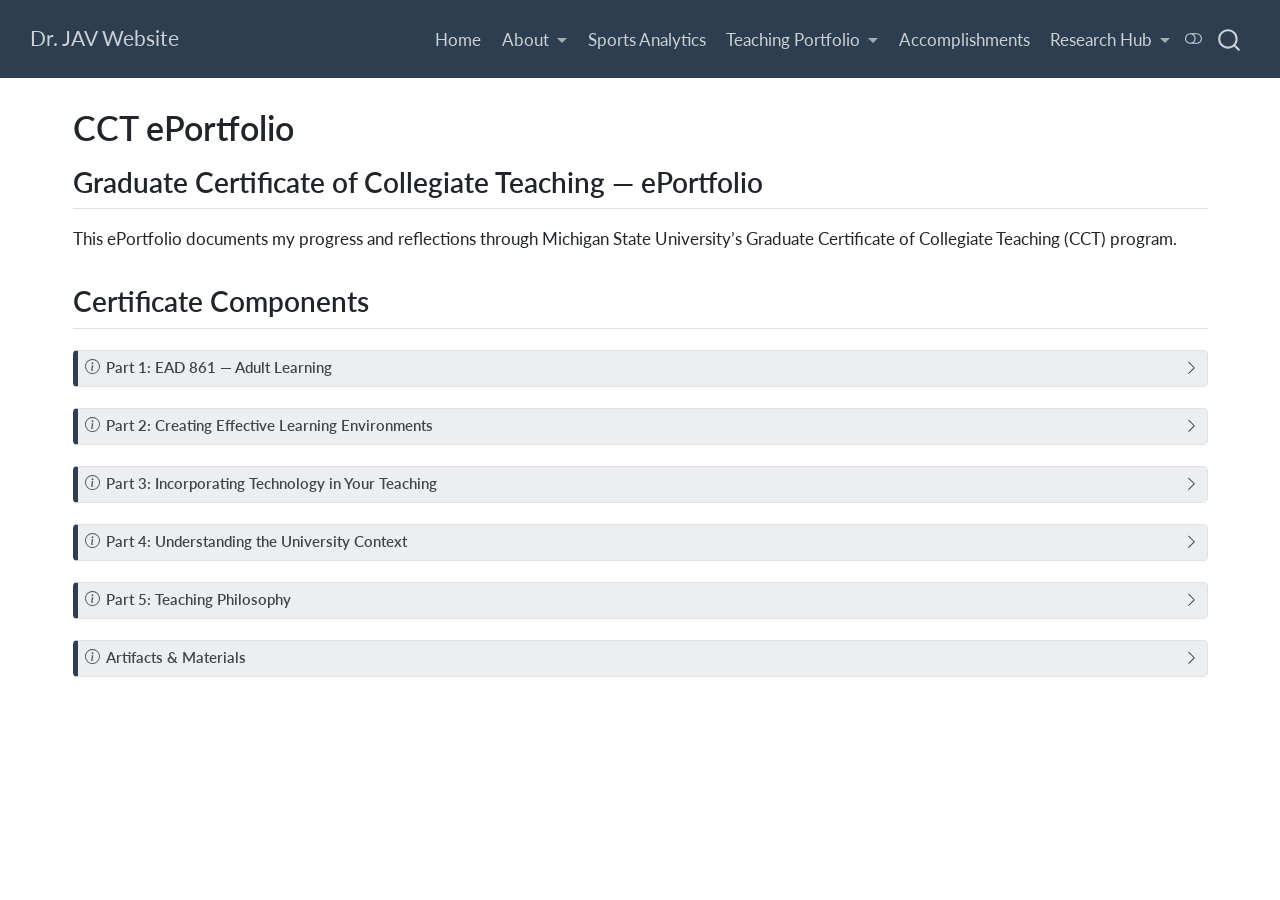
<file: CCT_ePortfolio.html>
<!DOCTYPE html>
<html xmlns="http://www.w3.org/1999/xhtml" lang="en" xml:lang="en"><head>

<meta charset="utf-8">
<meta name="generator" content="quarto-1.8.27">

<meta name="viewport" content="width=device-width, initial-scale=1.0, user-scalable=yes">


<title>CCT ePortfolio – Dr.&nbsp;JAV Website</title>
<style>
code{white-space: pre-wrap;}
span.smallcaps{font-variant: small-caps;}
div.columns{display: flex; gap: min(4vw, 1.5em);}
div.column{flex: auto; overflow-x: auto;}
div.hanging-indent{margin-left: 1.5em; text-indent: -1.5em;}
ul.task-list{list-style: none;}
ul.task-list li input[type="checkbox"] {
  width: 0.8em;
  margin: 0 0.8em 0.2em -1em; /* quarto-specific, see https://github.com/quarto-dev/quarto-cli/issues/4556 */ 
  vertical-align: middle;
}
</style>


<script src="site_libs/quarto-nav/quarto-nav.js"></script>
<script src="site_libs/quarto-nav/headroom.min.js"></script>
<script src="site_libs/clipboard/clipboard.min.js"></script>
<script src="site_libs/quarto-search/autocomplete.umd.js"></script>
<script src="site_libs/quarto-search/fuse.min.js"></script>
<script src="site_libs/quarto-search/quarto-search.js"></script>
<meta name="quarto:offset" content="./">
<script src="site_libs/quarto-html/quarto.js" type="module"></script>
<script src="site_libs/quarto-html/tabsets/tabsets.js" type="module"></script>
<script src="site_libs/quarto-html/axe/axe-check.js" type="module"></script>
<script src="site_libs/quarto-html/popper.min.js"></script>
<script src="site_libs/quarto-html/tippy.umd.min.js"></script>
<script src="site_libs/quarto-html/anchor.min.js"></script>
<link href="site_libs/quarto-html/tippy.css" rel="stylesheet">
<link href="site_libs/quarto-html/quarto-syntax-highlighting-ed96de9b727972fe78a7b5d16c58bf87.css" rel="stylesheet" class="quarto-color-scheme" id="quarto-text-highlighting-styles">
<link href="site_libs/quarto-html/quarto-syntax-highlighting-dark-4d9afe2b8d18ee9fa5d0d57b5ed4214d.css" rel="stylesheet" class="quarto-color-scheme quarto-color-alternate" id="quarto-text-highlighting-styles">
<link href="site_libs/quarto-html/quarto-syntax-highlighting-ed96de9b727972fe78a7b5d16c58bf87.css" rel="stylesheet" class="quarto-color-scheme-extra" id="quarto-text-highlighting-styles">
<script src="site_libs/bootstrap/bootstrap.min.js"></script>
<link href="site_libs/bootstrap/bootstrap-icons.css" rel="stylesheet">
<link href="site_libs/bootstrap/bootstrap-ffa9a6279353761231ec249df0a7fdd3.min.css" rel="stylesheet" append-hash="true" class="quarto-color-scheme" id="quarto-bootstrap" data-mode="light">
<link href="site_libs/bootstrap/bootstrap-dark-24772959a0e306aba8d7698078628ce7.min.css" rel="stylesheet" append-hash="true" class="quarto-color-scheme quarto-color-alternate" id="quarto-bootstrap" data-mode="dark">
<link href="site_libs/bootstrap/bootstrap-ffa9a6279353761231ec249df0a7fdd3.min.css" rel="stylesheet" append-hash="true" class="quarto-color-scheme-extra" id="quarto-bootstrap" data-mode="light">
<script id="quarto-search-options" type="application/json">{
  "location": "navbar",
  "copy-button": false,
  "collapse-after": 3,
  "panel-placement": "end",
  "type": "overlay",
  "limit": 50,
  "keyboard-shortcut": [
    "f",
    "/",
    "s"
  ],
  "show-item-context": false,
  "language": {
    "search-no-results-text": "No results",
    "search-matching-documents-text": "matching documents",
    "search-copy-link-title": "Copy link to search",
    "search-hide-matches-text": "Hide additional matches",
    "search-more-match-text": "more match in this document",
    "search-more-matches-text": "more matches in this document",
    "search-clear-button-title": "Clear",
    "search-text-placeholder": "",
    "search-detached-cancel-button-title": "Cancel",
    "search-submit-button-title": "Submit",
    "search-label": "Search"
  }
}</script>


<link rel="stylesheet" href="styles.css">
</head>

<body class="nav-fixed quarto-light"><script id="quarto-html-before-body" type="application/javascript">
    const toggleBodyColorMode = (bsSheetEl) => {
      const mode = bsSheetEl.getAttribute("data-mode");
      const bodyEl = window.document.querySelector("body");
      if (mode === "dark") {
        bodyEl.classList.add("quarto-dark");
        bodyEl.classList.remove("quarto-light");
      } else {
        bodyEl.classList.add("quarto-light");
        bodyEl.classList.remove("quarto-dark");
      }
    }
    const toggleBodyColorPrimary = () => {
      const bsSheetEl = window.document.querySelector("link#quarto-bootstrap:not([rel=disabled-stylesheet])");
      if (bsSheetEl) {
        toggleBodyColorMode(bsSheetEl);
      }
    }
    const setColorSchemeToggle = (alternate) => {
      const toggles = window.document.querySelectorAll('.quarto-color-scheme-toggle');
      for (let i=0; i < toggles.length; i++) {
        const toggle = toggles[i];
        if (toggle) {
          if (alternate) {
            toggle.classList.add("alternate");
          } else {
            toggle.classList.remove("alternate");
          }
        }
      }
    };
    const toggleColorMode = (alternate) => {
      // Switch the stylesheets
      const primaryStylesheets = window.document.querySelectorAll('link.quarto-color-scheme:not(.quarto-color-alternate)');
      const alternateStylesheets = window.document.querySelectorAll('link.quarto-color-scheme.quarto-color-alternate');
      manageTransitions('#quarto-margin-sidebar .nav-link', false);
      if (alternate) {
        // note: dark is layered on light, we don't disable primary!
        enableStylesheet(alternateStylesheets);
        for (const sheetNode of alternateStylesheets) {
          if (sheetNode.id === "quarto-bootstrap") {
            toggleBodyColorMode(sheetNode);
          }
        }
      } else {
        disableStylesheet(alternateStylesheets);
        enableStylesheet(primaryStylesheets)
        toggleBodyColorPrimary();
      }
      manageTransitions('#quarto-margin-sidebar .nav-link', true);
      // Switch the toggles
      setColorSchemeToggle(alternate)
      // Hack to workaround the fact that safari doesn't
      // properly recolor the scrollbar when toggling (#1455)
      if (navigator.userAgent.indexOf('Safari') > 0 && navigator.userAgent.indexOf('Chrome') == -1) {
        manageTransitions("body", false);
        window.scrollTo(0, 1);
        setTimeout(() => {
          window.scrollTo(0, 0);
          manageTransitions("body", true);
        }, 40);
      }
    }
    const disableStylesheet = (stylesheets) => {
      for (let i=0; i < stylesheets.length; i++) {
        const stylesheet = stylesheets[i];
        stylesheet.rel = 'disabled-stylesheet';
      }
    }
    const enableStylesheet = (stylesheets) => {
      for (let i=0; i < stylesheets.length; i++) {
        const stylesheet = stylesheets[i];
        if(stylesheet.rel !== 'stylesheet') { // for Chrome, which will still FOUC without this check
          stylesheet.rel = 'stylesheet';
        }
      }
    }
    const manageTransitions = (selector, allowTransitions) => {
      const els = window.document.querySelectorAll(selector);
      for (let i=0; i < els.length; i++) {
        const el = els[i];
        if (allowTransitions) {
          el.classList.remove('notransition');
        } else {
          el.classList.add('notransition');
        }
      }
    }
    const isFileUrl = () => {
      return window.location.protocol === 'file:';
    }
    const hasAlternateSentinel = () => {
      let styleSentinel = getColorSchemeSentinel();
      if (styleSentinel !== null) {
        return styleSentinel === "alternate";
      } else {
        return false;
      }
    }
    const setStyleSentinel = (alternate) => {
      const value = alternate ? "alternate" : "default";
      if (!isFileUrl()) {
        window.localStorage.setItem("quarto-color-scheme", value);
      } else {
        localAlternateSentinel = value;
      }
    }
    const getColorSchemeSentinel = () => {
      if (!isFileUrl()) {
        const storageValue = window.localStorage.getItem("quarto-color-scheme");
        return storageValue != null ? storageValue : localAlternateSentinel;
      } else {
        return localAlternateSentinel;
      }
    }
    const toggleGiscusIfUsed = (isAlternate, darkModeDefault) => {
      const baseTheme = document.querySelector('#giscus-base-theme')?.value ?? 'light';
      const alternateTheme = document.querySelector('#giscus-alt-theme')?.value ?? 'dark';
      let newTheme = '';
      if(authorPrefersDark) {
        newTheme = isAlternate ? baseTheme : alternateTheme;
      } else {
        newTheme = isAlternate ? alternateTheme : baseTheme;
      }
      const changeGiscusTheme = () => {
        // From: https://github.com/giscus/giscus/issues/336
        const sendMessage = (message) => {
          const iframe = document.querySelector('iframe.giscus-frame');
          if (!iframe) return;
          iframe.contentWindow.postMessage({ giscus: message }, 'https://giscus.app');
        }
        sendMessage({
          setConfig: {
            theme: newTheme
          }
        });
      }
      const isGiscussLoaded = window.document.querySelector('iframe.giscus-frame') !== null;
      if (isGiscussLoaded) {
        changeGiscusTheme();
      }
    };
    const authorPrefersDark = false;
    const queryPrefersDark = window.matchMedia('(prefers-color-scheme: dark)');
    const darkModeDefault = queryPrefersDark.matches;
      document.querySelector('link#quarto-text-highlighting-styles.quarto-color-scheme-extra').rel = 'disabled-stylesheet';
      document.querySelector('link#quarto-bootstrap.quarto-color-scheme-extra').rel = 'disabled-stylesheet';
    let localAlternateSentinel = darkModeDefault ? 'alternate' : 'default';
    // Dark / light mode switch
    window.quartoToggleColorScheme = () => {
      // Read the current dark / light value
      let toAlternate = !hasAlternateSentinel();
      toggleColorMode(toAlternate);
      setStyleSentinel(toAlternate);
      toggleGiscusIfUsed(toAlternate, darkModeDefault);
      window.dispatchEvent(new Event('resize'));
    };
    queryPrefersDark.addEventListener("change", e => {
      if(window.localStorage.getItem("quarto-color-scheme") !== null)
        return;
      const alternate = e.matches
      toggleColorMode(alternate);
      localAlternateSentinel = e.matches ? 'alternate' : 'default'; // this is used alongside local storage!
      toggleGiscusIfUsed(alternate, darkModeDefault);
    });
    // Switch to dark mode if need be
    if (hasAlternateSentinel()) {
      toggleColorMode(true);
    } else {
      toggleColorMode(false);
    }
  </script>

<div id="quarto-search-results"></div>
  <header id="quarto-header" class="headroom fixed-top">
    <nav class="navbar navbar-expand-lg " data-bs-theme="dark">
      <div class="navbar-container container-fluid">
      <div class="navbar-brand-container mx-auto">
    <a class="navbar-brand" href="./index.html">
    <span class="navbar-title">Dr.&nbsp;JAV Website</span>
    </a>
  </div>
            <div id="quarto-search" class="" title="Search"></div>
          <button class="navbar-toggler" type="button" data-bs-toggle="collapse" data-bs-target="#navbarCollapse" aria-controls="navbarCollapse" role="menu" aria-expanded="false" aria-label="Toggle navigation" onclick="if (window.quartoToggleHeadroom) { window.quartoToggleHeadroom(); }">
  <span class="navbar-toggler-icon"></span>
</button>
          <div class="collapse navbar-collapse" id="navbarCollapse">
            <ul class="navbar-nav navbar-nav-scroll ms-auto">
  <li class="nav-item">
    <a class="nav-link" href="./index.html"> 
<span class="menu-text">Home</span></a>
  </li>  
  <li class="nav-item dropdown ">
    <a class="nav-link dropdown-toggle" href="#" id="nav-menu-about" role="link" data-bs-toggle="dropdown" aria-expanded="false">
 <span class="menu-text">About</span>
    </a>
    <ul class="dropdown-menu dropdown-menu-end" aria-labelledby="nav-menu-about">    
        <li>
    <a class="dropdown-item" href="./about.html">
 <span class="dropdown-text">Get to Know Me</span></a>
  </li>  
        <li>
    <a class="dropdown-item" href="./accomplishments.html">
 <span class="dropdown-text">Accomplishments</span></a>
  </li>  
    </ul>
  </li>
  <li class="nav-item">
    <a class="nav-link" href="./sports_analytics.html"> 
<span class="menu-text">Sports Analytics</span></a>
  </li>  
  <li class="nav-item dropdown ">
    <a class="nav-link dropdown-toggle" href="#" id="nav-menu-teaching-portfolio" role="link" data-bs-toggle="dropdown" aria-expanded="false">
 <span class="menu-text">Teaching Portfolio</span>
    </a>
    <ul class="dropdown-menu dropdown-menu-end" aria-labelledby="nav-menu-teaching-portfolio">    
        <li>
    <a class="dropdown-item" href="./teaching_portfolio.html">
 <span class="dropdown-text">Overview</span></a>
  </li>  
        <li>
    <a class="dropdown-item" href="./CCT_ePortfolio.html">
 <span class="dropdown-text">CCT ePortfolio</span></a>
  </li>  
    </ul>
  </li>
  <li class="nav-item">
    <a class="nav-link" href="./accomplishments.html"> 
<span class="menu-text">Accomplishments</span></a>
  </li>  
  <li class="nav-item dropdown ">
    <a class="nav-link dropdown-toggle" href="#" id="nav-menu-research-hub" role="link" data-bs-toggle="dropdown" aria-expanded="false">
 <span class="menu-text">Research Hub</span>
    </a>
    <ul class="dropdown-menu dropdown-menu-end" aria-labelledby="nav-menu-research-hub">    
        <li>
    <a class="dropdown-item" href="./research_hub.html">
 <span class="dropdown-text">Overview</span></a>
  </li>  
        <li>
    <a class="dropdown-item" href="./labs.html">
 <span class="dropdown-text">Lab Affiliations</span></a>
  </li>  
        <li>
    <a class="dropdown-item" href="./publications.html">
 <span class="dropdown-text">Publications</span></a>
  </li>  
    </ul>
  </li>
</ul>
          </div> <!-- /navcollapse -->
            <div class="quarto-navbar-tools">
  <a href="" class="quarto-color-scheme-toggle quarto-navigation-tool  px-1" onclick="window.quartoToggleColorScheme(); return false;" title="Toggle dark mode"><i class="bi"></i></a>
</div>
      </div> <!-- /container-fluid -->
    </nav>
</header>
<!-- content -->
<div id="quarto-content" class="quarto-container page-columns page-rows-contents page-layout-full page-navbar">
<!-- sidebar -->
<!-- margin-sidebar -->
    
<!-- main -->
<main class="content column-page" id="quarto-document-content">


<header id="title-block-header" class="quarto-title-block default">
<div class="quarto-title">
<h1 class="title">CCT ePortfolio</h1>
</div>



<div class="quarto-title-meta column-page">

    
  
    
  </div>
  


</header>


<section id="graduate-certificate-of-collegiate-teaching-eportfolio" class="level2">
<h2 class="anchored" data-anchor-id="graduate-certificate-of-collegiate-teaching-eportfolio">Graduate Certificate of Collegiate Teaching — ePortfolio</h2>
<p>This ePortfolio documents my progress and reflections through Michigan State University’s Graduate Certificate of Collegiate Teaching (CCT) program.</p>
</section>
<section id="certificate-components" class="level2">
<h2 class="anchored" data-anchor-id="certificate-components">Certificate Components</h2>
<div class="callout callout-style-default callout-note callout-titled">
<div class="callout-header d-flex align-content-center collapsed" data-bs-toggle="collapse" data-bs-target=".callout-1-contents" aria-controls="callout-1" aria-expanded="false" aria-label="Toggle callout">
<div class="callout-icon-container">
<i class="callout-icon"></i>
</div>
<div class="callout-title-container flex-fill">
<span class="screen-reader-only">Note</span>Part 1: EAD 861 — Adult Learning
</div>
<div class="callout-btn-toggle d-inline-block border-0 py-1 ps-1 pe-0 float-end"><i class="callout-toggle"></i></div>
</div>
<div id="callout-1" class="callout-1-contents callout-collapse collapse">
<div class="callout-body-container callout-body">
<p>Class is currently in progress (Fall 2026). Reflection and artifacts will be added upon completion.</p>
</div>
</div>
</div>
<div class="callout callout-style-default callout-note callout-titled">
<div class="callout-header d-flex align-content-center collapsed" data-bs-toggle="collapse" data-bs-target=".callout-2-contents" aria-controls="callout-2" aria-expanded="false" aria-label="Toggle callout">
<div class="callout-icon-container">
<i class="callout-icon"></i>
</div>
<div class="callout-title-container flex-fill">
<span class="screen-reader-only">Note</span>Part 2: Creating Effective Learning Environments
</div>
<div class="callout-btn-toggle d-inline-block border-0 py-1 ps-1 pe-0 float-end"><i class="callout-toggle"></i></div>
</div>
<div id="callout-2" class="callout-2-contents callout-collapse collapse">
<div class="callout-body-container callout-body">
<p><em>Coming soon.</em></p>
</div>
</div>
</div>
<div class="callout callout-style-default callout-note callout-titled">
<div class="callout-header d-flex align-content-center collapsed" data-bs-toggle="collapse" data-bs-target=".callout-3-contents" aria-controls="callout-3" aria-expanded="false" aria-label="Toggle callout">
<div class="callout-icon-container">
<i class="callout-icon"></i>
</div>
<div class="callout-title-container flex-fill">
<span class="screen-reader-only">Note</span>Part 3: Incorporating Technology in Your Teaching
</div>
<div class="callout-btn-toggle d-inline-block border-0 py-1 ps-1 pe-0 float-end"><i class="callout-toggle"></i></div>
</div>
<div id="callout-3" class="callout-3-contents callout-collapse collapse">
<div class="callout-body-container callout-body">
<p><em>Coming soon.</em></p>
</div>
</div>
</div>
<div class="callout callout-style-default callout-note callout-titled">
<div class="callout-header d-flex align-content-center collapsed" data-bs-toggle="collapse" data-bs-target=".callout-4-contents" aria-controls="callout-4" aria-expanded="false" aria-label="Toggle callout">
<div class="callout-icon-container">
<i class="callout-icon"></i>
</div>
<div class="callout-title-container flex-fill">
<span class="screen-reader-only">Note</span>Part 4: Understanding the University Context
</div>
<div class="callout-btn-toggle d-inline-block border-0 py-1 ps-1 pe-0 float-end"><i class="callout-toggle"></i></div>
</div>
<div id="callout-4" class="callout-4-contents callout-collapse collapse">
<div class="callout-body-container callout-body">
<p><em>Coming soon.</em></p>
</div>
</div>
</div>
<div class="callout callout-style-default callout-note callout-titled">
<div class="callout-header d-flex align-content-center collapsed" data-bs-toggle="collapse" data-bs-target=".callout-5-contents" aria-controls="callout-5" aria-expanded="false" aria-label="Toggle callout">
<div class="callout-icon-container">
<i class="callout-icon"></i>
</div>
<div class="callout-title-container flex-fill">
<span class="screen-reader-only">Note</span>Part 5: Teaching Philosophy
</div>
<div class="callout-btn-toggle d-inline-block border-0 py-1 ps-1 pe-0 float-end"><i class="callout-toggle"></i></div>
</div>
<div id="callout-5" class="callout-5-contents callout-collapse collapse">
<div class="callout-body-container callout-body">
<!-- You can link to a separate page like this: [Read my full Teaching Philosophy](teaching_philosophy.qmd) -->
<p>My fundamental teaching goal is imploring and showcasing to students the power of critical thinking and reinforcing that inside and outside of the classroom. As a lot of course material tends to compound and build on itself, I aim to showcase an interdisciplinary approach to my students and for them to be able to apply what they learn in the classroom into the real world. This also applies in reverse where students can apply their lived experiences to classroom, allowing for easier memorry retention and buy-in towards class. In order to reach the largest number of students, I acknowledge that students from all walks of life will potentially enroll and be taking the class that I will teaching. With that in mind, I aspire to give examples that will allow students to apply examples or situations from their everyday life. By making content relevant, this inclusivity hopefully leads to a higher confidence in the skills that they can potentially learn and apply. With higher level course work, I want there to be a higher focus on concretely understanding the material and showcasing real-world application. For example, with the course that I have the most familiarity with (Exercise Physiology), I personally want to give students the tools that they may need to assess health-based outcomes or changes and how to create change for their participants and patients. Whether students decide to change the major or emphasis, they at least have the knowledge that they can use to enhance their own life.</p>
<p>As a student that came from a community college and as a first-generation college graduate, I understand the underlying mechanisms experienced by my students and the balancing act needed to succeed within school and with outside responsibility. To prevent classes from being as intimidating as possible for students – professor relations, fostering open communication and an accepting class environment from the start is always crucial with my classes. I use this as a bridge to showcase that by engaging and asking questions in class can be beneficial to tie in the different levels of knowledge that students are bringing to the classroom as well as helping to drive lecture forward to avoid awkward pauses. I’ve also employed teaching strategies gathered from professional development opportunities, from the book, How to TeachStudents How To Learn by Sandra McGuire, and targetting the build up of Bloom’s Taxonomy in a university context. Since every student will have different levels of comfortability with their concepts, providing and showcasing different types of study strategies throughout the semester and implementing reflections for students can provide more opportunities to critically evaluate and improve upon themselves. By providing a safe and ideal space for people to share their experiences while giving more strategies and techniques to improve in the class, I hope to increase the inclusivity of the classroom and to show how applicable the course content is without making it seem scary. <!-- I’m interested in being teaching medium to larger size classes like Exercise Physiology &
Advanced Exercise Physiology. !--> While classes may still seem quite intimidating on the surface, I found that the application of different types of learning strategies to be the best aid for students. <!--I would love the opportunity to also teach smaller classes for focused problems within Kinesiology (Motor Behavior, Biomechanics, etc.). !--> This include the implementation of simulated assessment practice, guided groupwork/review, flipped classroom design, and clicker review to help improve class culture and participation. As a lot of these topics have issues or concepts that can make students feel like they are “drinking water from a fire hydrant”, pairing these effective teaching practices and showcasing the connection between content can help to break up the monotony and difficulty of the presented content for students.</p>
<!-- Add personal reflections, key takeaways, and artifacts from each course here. -->
</div>
</div>
</div>
<div class="callout callout-style-default callout-note callout-titled">
<div class="callout-header d-flex align-content-center collapsed" data-bs-toggle="collapse" data-bs-target=".callout-6-contents" aria-controls="callout-6" aria-expanded="false" aria-label="Toggle callout">
<div class="callout-icon-container">
<i class="callout-icon"></i>
</div>
<div class="callout-title-container flex-fill">
<span class="screen-reader-only">Note</span>Artifacts &amp; Materials
</div>
<div class="callout-btn-toggle d-inline-block border-0 py-1 ps-1 pe-0 float-end"><i class="callout-toggle"></i></div>
</div>
<div id="callout-6" class="callout-6-contents callout-collapse collapse">
<div class="callout-body-container callout-body">
<!-- Link to syllabi, lesson plans, peer observations, or other teaching documents here. -->
</div>
</div>
</div>


</section>

</main> <!-- /main -->
<script id="quarto-html-after-body" type="application/javascript">
  window.document.addEventListener("DOMContentLoaded", function (event) {
    // Ensure there is a toggle, if there isn't float one in the top right
    if (window.document.querySelector('.quarto-color-scheme-toggle') === null) {
      const a = window.document.createElement('a');
      a.classList.add('top-right');
      a.classList.add('quarto-color-scheme-toggle');
      a.href = "";
      a.onclick = function() { try { window.quartoToggleColorScheme(); } catch {} return false; };
      const i = window.document.createElement("i");
      i.classList.add('bi');
      a.appendChild(i);
      window.document.body.appendChild(a);
    }
    setColorSchemeToggle(hasAlternateSentinel())
    const icon = "";
    const anchorJS = new window.AnchorJS();
    anchorJS.options = {
      placement: 'right',
      icon: icon
    };
    anchorJS.add('.anchored');
    const isCodeAnnotation = (el) => {
      for (const clz of el.classList) {
        if (clz.startsWith('code-annotation-')) {                     
          return true;
        }
      }
      return false;
    }
    const onCopySuccess = function(e) {
      // button target
      const button = e.trigger;
      // don't keep focus
      button.blur();
      // flash "checked"
      button.classList.add('code-copy-button-checked');
      var currentTitle = button.getAttribute("title");
      button.setAttribute("title", "Copied!");
      let tooltip;
      if (window.bootstrap) {
        button.setAttribute("data-bs-toggle", "tooltip");
        button.setAttribute("data-bs-placement", "left");
        button.setAttribute("data-bs-title", "Copied!");
        tooltip = new bootstrap.Tooltip(button, 
          { trigger: "manual", 
            customClass: "code-copy-button-tooltip",
            offset: [0, -8]});
        tooltip.show();    
      }
      setTimeout(function() {
        if (tooltip) {
          tooltip.hide();
          button.removeAttribute("data-bs-title");
          button.removeAttribute("data-bs-toggle");
          button.removeAttribute("data-bs-placement");
        }
        button.setAttribute("title", currentTitle);
        button.classList.remove('code-copy-button-checked');
      }, 1000);
      // clear code selection
      e.clearSelection();
    }
    const getTextToCopy = function(trigger) {
      const outerScaffold = trigger.parentElement.cloneNode(true);
      const codeEl = outerScaffold.querySelector('code');
      for (const childEl of codeEl.children) {
        if (isCodeAnnotation(childEl)) {
          childEl.remove();
        }
      }
      return codeEl.innerText;
    }
    const clipboard = new window.ClipboardJS('.code-copy-button:not([data-in-quarto-modal])', {
      text: getTextToCopy
    });
    clipboard.on('success', onCopySuccess);
    if (window.document.getElementById('quarto-embedded-source-code-modal')) {
      const clipboardModal = new window.ClipboardJS('.code-copy-button[data-in-quarto-modal]', {
        text: getTextToCopy,
        container: window.document.getElementById('quarto-embedded-source-code-modal')
      });
      clipboardModal.on('success', onCopySuccess);
    }
      var localhostRegex = new RegExp(/^(?:http|https):\/\/localhost\:?[0-9]*\//);
      var mailtoRegex = new RegExp(/^mailto:/);
        var filterRegex = new RegExp("https:\/\/drjav\.github\.io");
      var isInternal = (href) => {
          return filterRegex.test(href) || localhostRegex.test(href) || mailtoRegex.test(href);
      }
      // Inspect non-navigation links and adorn them if external
     var links = window.document.querySelectorAll('a[href]:not(.nav-link):not(.navbar-brand):not(.toc-action):not(.sidebar-link):not(.sidebar-item-toggle):not(.pagination-link):not(.no-external):not([aria-hidden]):not(.dropdown-item):not(.quarto-navigation-tool):not(.about-link)');
      for (var i=0; i<links.length; i++) {
        const link = links[i];
        if (!isInternal(link.href)) {
          // undo the damage that might have been done by quarto-nav.js in the case of
          // links that we want to consider external
          if (link.dataset.originalHref !== undefined) {
            link.href = link.dataset.originalHref;
          }
            // target, if specified
            link.setAttribute("target", "_blank");
            if (link.getAttribute("rel") === null) {
              link.setAttribute("rel", "noopener");
            }
            // default icon
            link.classList.add("external");
        }
      }
    function tippyHover(el, contentFn, onTriggerFn, onUntriggerFn) {
      const config = {
        allowHTML: true,
        maxWidth: 500,
        delay: 100,
        arrow: false,
        appendTo: function(el) {
            return el.parentElement;
        },
        interactive: true,
        interactiveBorder: 10,
        theme: 'quarto',
        placement: 'bottom-start',
      };
      if (contentFn) {
        config.content = contentFn;
      }
      if (onTriggerFn) {
        config.onTrigger = onTriggerFn;
      }
      if (onUntriggerFn) {
        config.onUntrigger = onUntriggerFn;
      }
      window.tippy(el, config); 
    }
    const noterefs = window.document.querySelectorAll('a[role="doc-noteref"]');
    for (var i=0; i<noterefs.length; i++) {
      const ref = noterefs[i];
      tippyHover(ref, function() {
        // use id or data attribute instead here
        let href = ref.getAttribute('data-footnote-href') || ref.getAttribute('href');
        try { href = new URL(href).hash; } catch {}
        const id = href.replace(/^#\/?/, "");
        const note = window.document.getElementById(id);
        if (note) {
          return note.innerHTML;
        } else {
          return "";
        }
      });
    }
    const xrefs = window.document.querySelectorAll('a.quarto-xref');
    const processXRef = (id, note) => {
      // Strip column container classes
      const stripColumnClz = (el) => {
        el.classList.remove("page-full", "page-columns");
        if (el.children) {
          for (const child of el.children) {
            stripColumnClz(child);
          }
        }
      }
      stripColumnClz(note)
      if (id === null || id.startsWith('sec-')) {
        // Special case sections, only their first couple elements
        const container = document.createElement("div");
        if (note.children && note.children.length > 2) {
          container.appendChild(note.children[0].cloneNode(true));
          for (let i = 1; i < note.children.length; i++) {
            const child = note.children[i];
            if (child.tagName === "P" && child.innerText === "") {
              continue;
            } else {
              container.appendChild(child.cloneNode(true));
              break;
            }
          }
          if (window.Quarto?.typesetMath) {
            window.Quarto.typesetMath(container);
          }
          return container.innerHTML
        } else {
          if (window.Quarto?.typesetMath) {
            window.Quarto.typesetMath(note);
          }
          return note.innerHTML;
        }
      } else {
        // Remove any anchor links if they are present
        const anchorLink = note.querySelector('a.anchorjs-link');
        if (anchorLink) {
          anchorLink.remove();
        }
        if (window.Quarto?.typesetMath) {
          window.Quarto.typesetMath(note);
        }
        if (note.classList.contains("callout")) {
          return note.outerHTML;
        } else {
          return note.innerHTML;
        }
      }
    }
    for (var i=0; i<xrefs.length; i++) {
      const xref = xrefs[i];
      tippyHover(xref, undefined, function(instance) {
        instance.disable();
        let url = xref.getAttribute('href');
        let hash = undefined; 
        if (url.startsWith('#')) {
          hash = url;
        } else {
          try { hash = new URL(url).hash; } catch {}
        }
        if (hash) {
          const id = hash.replace(/^#\/?/, "");
          const note = window.document.getElementById(id);
          if (note !== null) {
            try {
              const html = processXRef(id, note.cloneNode(true));
              instance.setContent(html);
            } finally {
              instance.enable();
              instance.show();
            }
          } else {
            // See if we can fetch this
            fetch(url.split('#')[0])
            .then(res => res.text())
            .then(html => {
              const parser = new DOMParser();
              const htmlDoc = parser.parseFromString(html, "text/html");
              const note = htmlDoc.getElementById(id);
              if (note !== null) {
                const html = processXRef(id, note);
                instance.setContent(html);
              } 
            }).finally(() => {
              instance.enable();
              instance.show();
            });
          }
        } else {
          // See if we can fetch a full url (with no hash to target)
          // This is a special case and we should probably do some content thinning / targeting
          fetch(url)
          .then(res => res.text())
          .then(html => {
            const parser = new DOMParser();
            const htmlDoc = parser.parseFromString(html, "text/html");
            const note = htmlDoc.querySelector('main.content');
            if (note !== null) {
              // This should only happen for chapter cross references
              // (since there is no id in the URL)
              // remove the first header
              if (note.children.length > 0 && note.children[0].tagName === "HEADER") {
                note.children[0].remove();
              }
              const html = processXRef(null, note);
              instance.setContent(html);
            } 
          }).finally(() => {
            instance.enable();
            instance.show();
          });
        }
      }, function(instance) {
      });
    }
        let selectedAnnoteEl;
        const selectorForAnnotation = ( cell, annotation) => {
          let cellAttr = 'data-code-cell="' + cell + '"';
          let lineAttr = 'data-code-annotation="' +  annotation + '"';
          const selector = 'span[' + cellAttr + '][' + lineAttr + ']';
          return selector;
        }
        const selectCodeLines = (annoteEl) => {
          const doc = window.document;
          const targetCell = annoteEl.getAttribute("data-target-cell");
          const targetAnnotation = annoteEl.getAttribute("data-target-annotation");
          const annoteSpan = window.document.querySelector(selectorForAnnotation(targetCell, targetAnnotation));
          const lines = annoteSpan.getAttribute("data-code-lines").split(",");
          const lineIds = lines.map((line) => {
            return targetCell + "-" + line;
          })
          let top = null;
          let height = null;
          let parent = null;
          if (lineIds.length > 0) {
              //compute the position of the single el (top and bottom and make a div)
              const el = window.document.getElementById(lineIds[0]);
              top = el.offsetTop;
              height = el.offsetHeight;
              parent = el.parentElement.parentElement;
            if (lineIds.length > 1) {
              const lastEl = window.document.getElementById(lineIds[lineIds.length - 1]);
              const bottom = lastEl.offsetTop + lastEl.offsetHeight;
              height = bottom - top;
            }
            if (top !== null && height !== null && parent !== null) {
              // cook up a div (if necessary) and position it 
              let div = window.document.getElementById("code-annotation-line-highlight");
              if (div === null) {
                div = window.document.createElement("div");
                div.setAttribute("id", "code-annotation-line-highlight");
                div.style.position = 'absolute';
                parent.appendChild(div);
              }
              div.style.top = top - 2 + "px";
              div.style.height = height + 4 + "px";
              div.style.left = 0;
              let gutterDiv = window.document.getElementById("code-annotation-line-highlight-gutter");
              if (gutterDiv === null) {
                gutterDiv = window.document.createElement("div");
                gutterDiv.setAttribute("id", "code-annotation-line-highlight-gutter");
                gutterDiv.style.position = 'absolute';
                const codeCell = window.document.getElementById(targetCell);
                const gutter = codeCell.querySelector('.code-annotation-gutter');
                gutter.appendChild(gutterDiv);
              }
              gutterDiv.style.top = top - 2 + "px";
              gutterDiv.style.height = height + 4 + "px";
            }
            selectedAnnoteEl = annoteEl;
          }
        };
        const unselectCodeLines = () => {
          const elementsIds = ["code-annotation-line-highlight", "code-annotation-line-highlight-gutter"];
          elementsIds.forEach((elId) => {
            const div = window.document.getElementById(elId);
            if (div) {
              div.remove();
            }
          });
          selectedAnnoteEl = undefined;
        };
          // Handle positioning of the toggle
      window.addEventListener(
        "resize",
        throttle(() => {
          elRect = undefined;
          if (selectedAnnoteEl) {
            selectCodeLines(selectedAnnoteEl);
          }
        }, 10)
      );
      function throttle(fn, ms) {
      let throttle = false;
      let timer;
        return (...args) => {
          if(!throttle) { // first call gets through
              fn.apply(this, args);
              throttle = true;
          } else { // all the others get throttled
              if(timer) clearTimeout(timer); // cancel #2
              timer = setTimeout(() => {
                fn.apply(this, args);
                timer = throttle = false;
              }, ms);
          }
        };
      }
        // Attach click handler to the DT
        const annoteDls = window.document.querySelectorAll('dt[data-target-cell]');
        for (const annoteDlNode of annoteDls) {
          annoteDlNode.addEventListener('click', (event) => {
            const clickedEl = event.target;
            if (clickedEl !== selectedAnnoteEl) {
              unselectCodeLines();
              const activeEl = window.document.querySelector('dt[data-target-cell].code-annotation-active');
              if (activeEl) {
                activeEl.classList.remove('code-annotation-active');
              }
              selectCodeLines(clickedEl);
              clickedEl.classList.add('code-annotation-active');
            } else {
              // Unselect the line
              unselectCodeLines();
              clickedEl.classList.remove('code-annotation-active');
            }
          });
        }
    const findCites = (el) => {
      const parentEl = el.parentElement;
      if (parentEl) {
        const cites = parentEl.dataset.cites;
        if (cites) {
          return {
            el,
            cites: cites.split(' ')
          };
        } else {
          return findCites(el.parentElement)
        }
      } else {
        return undefined;
      }
    };
    var bibliorefs = window.document.querySelectorAll('a[role="doc-biblioref"]');
    for (var i=0; i<bibliorefs.length; i++) {
      const ref = bibliorefs[i];
      const citeInfo = findCites(ref);
      if (citeInfo) {
        tippyHover(citeInfo.el, function() {
          var popup = window.document.createElement('div');
          citeInfo.cites.forEach(function(cite) {
            var citeDiv = window.document.createElement('div');
            citeDiv.classList.add('hanging-indent');
            citeDiv.classList.add('csl-entry');
            var biblioDiv = window.document.getElementById('ref-' + cite);
            if (biblioDiv) {
              citeDiv.innerHTML = biblioDiv.innerHTML;
            }
            popup.appendChild(citeDiv);
          });
          return popup.innerHTML;
        });
      }
    }
  });
  </script>
</div> <!-- /content -->




</body></html>
</file>
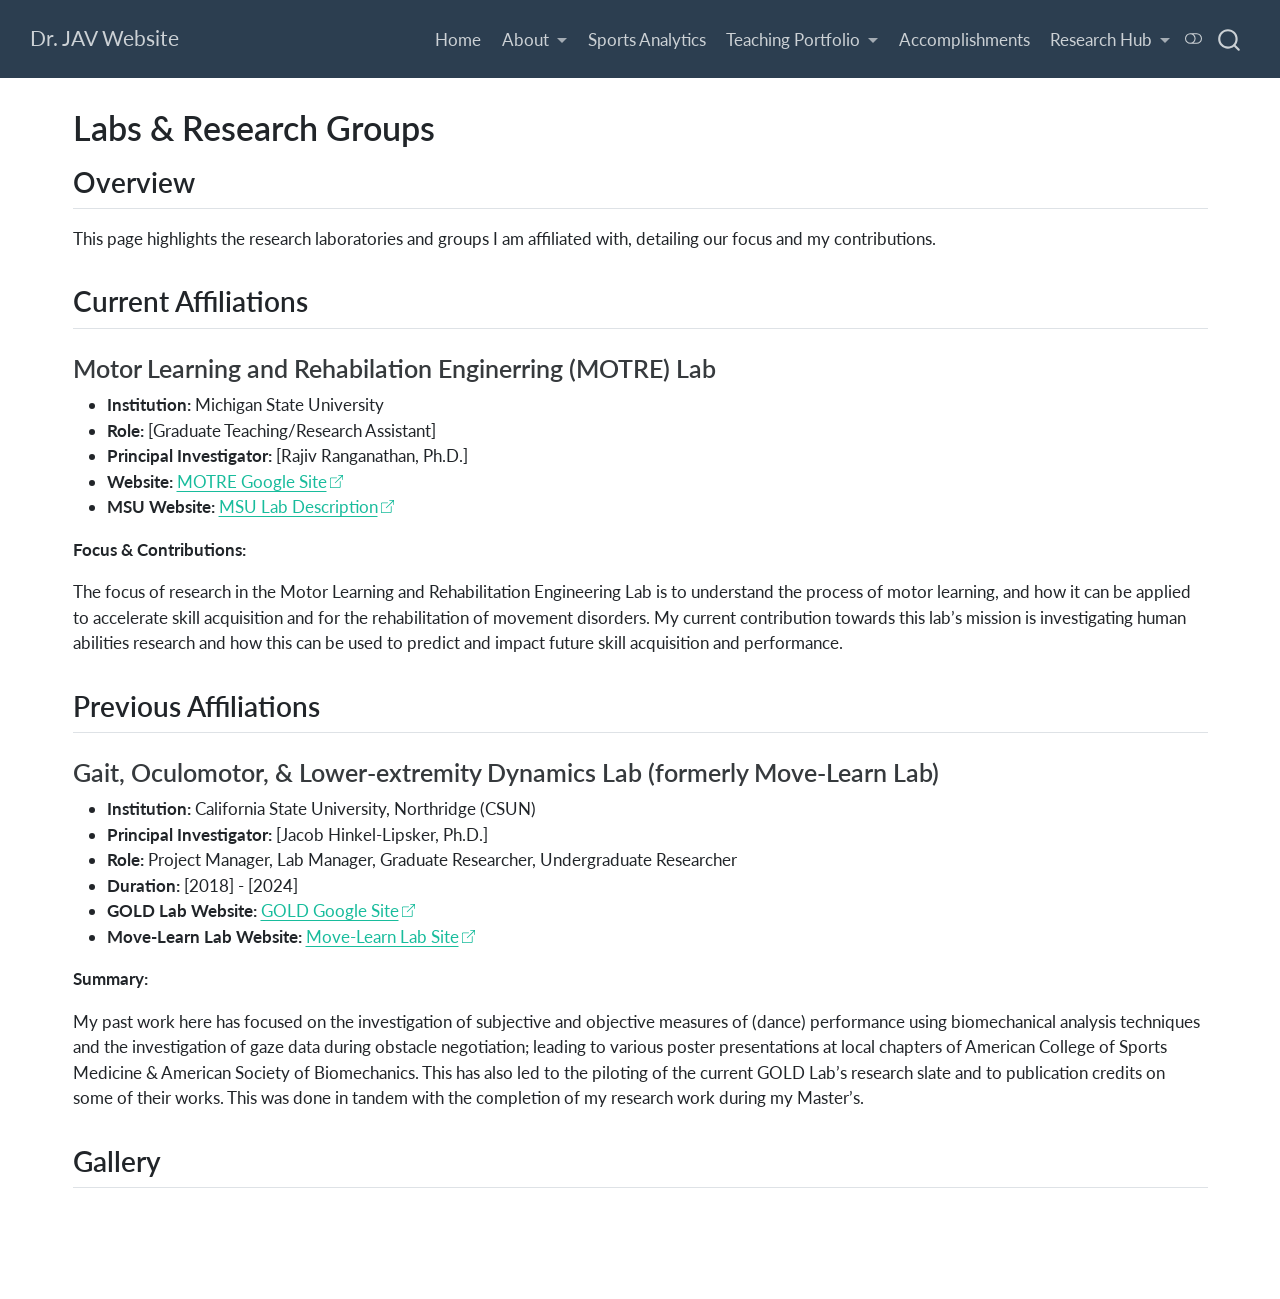
<file: labs.html>
<!DOCTYPE html>
<html xmlns="http://www.w3.org/1999/xhtml" lang="en" xml:lang="en"><head>

<meta charset="utf-8">
<meta name="generator" content="quarto-1.8.27">

<meta name="viewport" content="width=device-width, initial-scale=1.0, user-scalable=yes">


<title>Labs &amp; Research Groups – Dr.&nbsp;JAV Website</title>
<style>
code{white-space: pre-wrap;}
span.smallcaps{font-variant: small-caps;}
div.columns{display: flex; gap: min(4vw, 1.5em);}
div.column{flex: auto; overflow-x: auto;}
div.hanging-indent{margin-left: 1.5em; text-indent: -1.5em;}
ul.task-list{list-style: none;}
ul.task-list li input[type="checkbox"] {
  width: 0.8em;
  margin: 0 0.8em 0.2em -1em; /* quarto-specific, see https://github.com/quarto-dev/quarto-cli/issues/4556 */ 
  vertical-align: middle;
}
</style>


<script src="site_libs/quarto-nav/quarto-nav.js"></script>
<script src="site_libs/quarto-nav/headroom.min.js"></script>
<script src="site_libs/clipboard/clipboard.min.js"></script>
<script src="site_libs/quarto-search/autocomplete.umd.js"></script>
<script src="site_libs/quarto-search/fuse.min.js"></script>
<script src="site_libs/quarto-search/quarto-search.js"></script>
<meta name="quarto:offset" content="./">
<script src="site_libs/quarto-html/quarto.js" type="module"></script>
<script src="site_libs/quarto-html/tabsets/tabsets.js" type="module"></script>
<script src="site_libs/quarto-html/axe/axe-check.js" type="module"></script>
<script src="site_libs/quarto-html/popper.min.js"></script>
<script src="site_libs/quarto-html/tippy.umd.min.js"></script>
<script src="site_libs/quarto-html/anchor.min.js"></script>
<link href="site_libs/quarto-html/tippy.css" rel="stylesheet">
<link href="site_libs/quarto-html/quarto-syntax-highlighting-ed96de9b727972fe78a7b5d16c58bf87.css" rel="stylesheet" class="quarto-color-scheme" id="quarto-text-highlighting-styles">
<link href="site_libs/quarto-html/quarto-syntax-highlighting-dark-4d9afe2b8d18ee9fa5d0d57b5ed4214d.css" rel="stylesheet" class="quarto-color-scheme quarto-color-alternate" id="quarto-text-highlighting-styles">
<link href="site_libs/quarto-html/quarto-syntax-highlighting-ed96de9b727972fe78a7b5d16c58bf87.css" rel="stylesheet" class="quarto-color-scheme-extra" id="quarto-text-highlighting-styles">
<script src="site_libs/bootstrap/bootstrap.min.js"></script>
<link href="site_libs/bootstrap/bootstrap-icons.css" rel="stylesheet">
<link href="site_libs/bootstrap/bootstrap-ffa9a6279353761231ec249df0a7fdd3.min.css" rel="stylesheet" append-hash="true" class="quarto-color-scheme" id="quarto-bootstrap" data-mode="light">
<link href="site_libs/bootstrap/bootstrap-dark-24772959a0e306aba8d7698078628ce7.min.css" rel="stylesheet" append-hash="true" class="quarto-color-scheme quarto-color-alternate" id="quarto-bootstrap" data-mode="dark">
<link href="site_libs/bootstrap/bootstrap-ffa9a6279353761231ec249df0a7fdd3.min.css" rel="stylesheet" append-hash="true" class="quarto-color-scheme-extra" id="quarto-bootstrap" data-mode="light">
<script id="quarto-search-options" type="application/json">{
  "location": "navbar",
  "copy-button": false,
  "collapse-after": 3,
  "panel-placement": "end",
  "type": "overlay",
  "limit": 50,
  "keyboard-shortcut": [
    "f",
    "/",
    "s"
  ],
  "show-item-context": false,
  "language": {
    "search-no-results-text": "No results",
    "search-matching-documents-text": "matching documents",
    "search-copy-link-title": "Copy link to search",
    "search-hide-matches-text": "Hide additional matches",
    "search-more-match-text": "more match in this document",
    "search-more-matches-text": "more matches in this document",
    "search-clear-button-title": "Clear",
    "search-text-placeholder": "",
    "search-detached-cancel-button-title": "Cancel",
    "search-submit-button-title": "Submit",
    "search-label": "Search"
  }
}</script>


<link rel="stylesheet" href="styles.css">
</head>

<body class="nav-fixed quarto-light"><script id="quarto-html-before-body" type="application/javascript">
    const toggleBodyColorMode = (bsSheetEl) => {
      const mode = bsSheetEl.getAttribute("data-mode");
      const bodyEl = window.document.querySelector("body");
      if (mode === "dark") {
        bodyEl.classList.add("quarto-dark");
        bodyEl.classList.remove("quarto-light");
      } else {
        bodyEl.classList.add("quarto-light");
        bodyEl.classList.remove("quarto-dark");
      }
    }
    const toggleBodyColorPrimary = () => {
      const bsSheetEl = window.document.querySelector("link#quarto-bootstrap:not([rel=disabled-stylesheet])");
      if (bsSheetEl) {
        toggleBodyColorMode(bsSheetEl);
      }
    }
    const setColorSchemeToggle = (alternate) => {
      const toggles = window.document.querySelectorAll('.quarto-color-scheme-toggle');
      for (let i=0; i < toggles.length; i++) {
        const toggle = toggles[i];
        if (toggle) {
          if (alternate) {
            toggle.classList.add("alternate");
          } else {
            toggle.classList.remove("alternate");
          }
        }
      }
    };
    const toggleColorMode = (alternate) => {
      // Switch the stylesheets
      const primaryStylesheets = window.document.querySelectorAll('link.quarto-color-scheme:not(.quarto-color-alternate)');
      const alternateStylesheets = window.document.querySelectorAll('link.quarto-color-scheme.quarto-color-alternate');
      manageTransitions('#quarto-margin-sidebar .nav-link', false);
      if (alternate) {
        // note: dark is layered on light, we don't disable primary!
        enableStylesheet(alternateStylesheets);
        for (const sheetNode of alternateStylesheets) {
          if (sheetNode.id === "quarto-bootstrap") {
            toggleBodyColorMode(sheetNode);
          }
        }
      } else {
        disableStylesheet(alternateStylesheets);
        enableStylesheet(primaryStylesheets)
        toggleBodyColorPrimary();
      }
      manageTransitions('#quarto-margin-sidebar .nav-link', true);
      // Switch the toggles
      setColorSchemeToggle(alternate)
      // Hack to workaround the fact that safari doesn't
      // properly recolor the scrollbar when toggling (#1455)
      if (navigator.userAgent.indexOf('Safari') > 0 && navigator.userAgent.indexOf('Chrome') == -1) {
        manageTransitions("body", false);
        window.scrollTo(0, 1);
        setTimeout(() => {
          window.scrollTo(0, 0);
          manageTransitions("body", true);
        }, 40);
      }
    }
    const disableStylesheet = (stylesheets) => {
      for (let i=0; i < stylesheets.length; i++) {
        const stylesheet = stylesheets[i];
        stylesheet.rel = 'disabled-stylesheet';
      }
    }
    const enableStylesheet = (stylesheets) => {
      for (let i=0; i < stylesheets.length; i++) {
        const stylesheet = stylesheets[i];
        if(stylesheet.rel !== 'stylesheet') { // for Chrome, which will still FOUC without this check
          stylesheet.rel = 'stylesheet';
        }
      }
    }
    const manageTransitions = (selector, allowTransitions) => {
      const els = window.document.querySelectorAll(selector);
      for (let i=0; i < els.length; i++) {
        const el = els[i];
        if (allowTransitions) {
          el.classList.remove('notransition');
        } else {
          el.classList.add('notransition');
        }
      }
    }
    const isFileUrl = () => {
      return window.location.protocol === 'file:';
    }
    const hasAlternateSentinel = () => {
      let styleSentinel = getColorSchemeSentinel();
      if (styleSentinel !== null) {
        return styleSentinel === "alternate";
      } else {
        return false;
      }
    }
    const setStyleSentinel = (alternate) => {
      const value = alternate ? "alternate" : "default";
      if (!isFileUrl()) {
        window.localStorage.setItem("quarto-color-scheme", value);
      } else {
        localAlternateSentinel = value;
      }
    }
    const getColorSchemeSentinel = () => {
      if (!isFileUrl()) {
        const storageValue = window.localStorage.getItem("quarto-color-scheme");
        return storageValue != null ? storageValue : localAlternateSentinel;
      } else {
        return localAlternateSentinel;
      }
    }
    const toggleGiscusIfUsed = (isAlternate, darkModeDefault) => {
      const baseTheme = document.querySelector('#giscus-base-theme')?.value ?? 'light';
      const alternateTheme = document.querySelector('#giscus-alt-theme')?.value ?? 'dark';
      let newTheme = '';
      if(authorPrefersDark) {
        newTheme = isAlternate ? baseTheme : alternateTheme;
      } else {
        newTheme = isAlternate ? alternateTheme : baseTheme;
      }
      const changeGiscusTheme = () => {
        // From: https://github.com/giscus/giscus/issues/336
        const sendMessage = (message) => {
          const iframe = document.querySelector('iframe.giscus-frame');
          if (!iframe) return;
          iframe.contentWindow.postMessage({ giscus: message }, 'https://giscus.app');
        }
        sendMessage({
          setConfig: {
            theme: newTheme
          }
        });
      }
      const isGiscussLoaded = window.document.querySelector('iframe.giscus-frame') !== null;
      if (isGiscussLoaded) {
        changeGiscusTheme();
      }
    };
    const authorPrefersDark = false;
    const queryPrefersDark = window.matchMedia('(prefers-color-scheme: dark)');
    const darkModeDefault = queryPrefersDark.matches;
      document.querySelector('link#quarto-text-highlighting-styles.quarto-color-scheme-extra').rel = 'disabled-stylesheet';
      document.querySelector('link#quarto-bootstrap.quarto-color-scheme-extra').rel = 'disabled-stylesheet';
    let localAlternateSentinel = darkModeDefault ? 'alternate' : 'default';
    // Dark / light mode switch
    window.quartoToggleColorScheme = () => {
      // Read the current dark / light value
      let toAlternate = !hasAlternateSentinel();
      toggleColorMode(toAlternate);
      setStyleSentinel(toAlternate);
      toggleGiscusIfUsed(toAlternate, darkModeDefault);
      window.dispatchEvent(new Event('resize'));
    };
    queryPrefersDark.addEventListener("change", e => {
      if(window.localStorage.getItem("quarto-color-scheme") !== null)
        return;
      const alternate = e.matches
      toggleColorMode(alternate);
      localAlternateSentinel = e.matches ? 'alternate' : 'default'; // this is used alongside local storage!
      toggleGiscusIfUsed(alternate, darkModeDefault);
    });
    // Switch to dark mode if need be
    if (hasAlternateSentinel()) {
      toggleColorMode(true);
    } else {
      toggleColorMode(false);
    }
  </script>

<div id="quarto-search-results"></div>
  <header id="quarto-header" class="headroom fixed-top">
    <nav class="navbar navbar-expand-lg " data-bs-theme="dark">
      <div class="navbar-container container-fluid">
      <div class="navbar-brand-container mx-auto">
    <a class="navbar-brand" href="./index.html">
    <span class="navbar-title">Dr.&nbsp;JAV Website</span>
    </a>
  </div>
            <div id="quarto-search" class="" title="Search"></div>
          <button class="navbar-toggler" type="button" data-bs-toggle="collapse" data-bs-target="#navbarCollapse" aria-controls="navbarCollapse" role="menu" aria-expanded="false" aria-label="Toggle navigation" onclick="if (window.quartoToggleHeadroom) { window.quartoToggleHeadroom(); }">
  <span class="navbar-toggler-icon"></span>
</button>
          <div class="collapse navbar-collapse" id="navbarCollapse">
            <ul class="navbar-nav navbar-nav-scroll ms-auto">
  <li class="nav-item">
    <a class="nav-link" href="./index.html"> 
<span class="menu-text">Home</span></a>
  </li>  
  <li class="nav-item dropdown ">
    <a class="nav-link dropdown-toggle" href="#" id="nav-menu-about" role="link" data-bs-toggle="dropdown" aria-expanded="false">
 <span class="menu-text">About</span>
    </a>
    <ul class="dropdown-menu dropdown-menu-end" aria-labelledby="nav-menu-about">    
        <li>
    <a class="dropdown-item" href="./about.html">
 <span class="dropdown-text">Get to Know Me</span></a>
  </li>  
        <li>
    <a class="dropdown-item" href="./accomplishments.html">
 <span class="dropdown-text">Accomplishments</span></a>
  </li>  
    </ul>
  </li>
  <li class="nav-item">
    <a class="nav-link" href="./sports_analytics.html"> 
<span class="menu-text">Sports Analytics</span></a>
  </li>  
  <li class="nav-item dropdown ">
    <a class="nav-link dropdown-toggle" href="#" id="nav-menu-teaching-portfolio" role="link" data-bs-toggle="dropdown" aria-expanded="false">
 <span class="menu-text">Teaching Portfolio</span>
    </a>
    <ul class="dropdown-menu dropdown-menu-end" aria-labelledby="nav-menu-teaching-portfolio">    
        <li>
    <a class="dropdown-item" href="./teaching_portfolio.html">
 <span class="dropdown-text">Overview</span></a>
  </li>  
        <li>
    <a class="dropdown-item" href="./CCT_ePortfolio.html">
 <span class="dropdown-text">CCT ePortfolio</span></a>
  </li>  
    </ul>
  </li>
  <li class="nav-item">
    <a class="nav-link" href="./accomplishments.html"> 
<span class="menu-text">Accomplishments</span></a>
  </li>  
  <li class="nav-item dropdown ">
    <a class="nav-link dropdown-toggle" href="#" id="nav-menu-research-hub" role="link" data-bs-toggle="dropdown" aria-expanded="false">
 <span class="menu-text">Research Hub</span>
    </a>
    <ul class="dropdown-menu dropdown-menu-end" aria-labelledby="nav-menu-research-hub">    
        <li>
    <a class="dropdown-item" href="./research_hub.html">
 <span class="dropdown-text">Overview</span></a>
  </li>  
        <li>
    <a class="dropdown-item" href="./labs.html">
 <span class="dropdown-text">Lab Affiliations</span></a>
  </li>  
        <li>
    <a class="dropdown-item" href="./publications.html">
 <span class="dropdown-text">Publications</span></a>
  </li>  
    </ul>
  </li>
</ul>
          </div> <!-- /navcollapse -->
            <div class="quarto-navbar-tools">
  <a href="" class="quarto-color-scheme-toggle quarto-navigation-tool  px-1" onclick="window.quartoToggleColorScheme(); return false;" title="Toggle dark mode"><i class="bi"></i></a>
</div>
      </div> <!-- /container-fluid -->
    </nav>
</header>
<!-- content -->
<div id="quarto-content" class="quarto-container page-columns page-rows-contents page-layout-full page-navbar">
<!-- sidebar -->
<!-- margin-sidebar -->
    
<!-- main -->
<main class="content column-page" id="quarto-document-content">


<header id="title-block-header" class="quarto-title-block default">
<div class="quarto-title">
<h1 class="title">Labs &amp; Research Groups</h1>
</div>



<div class="quarto-title-meta column-page">

    
  
    
  </div>
  


</header>


<section id="overview" class="level2">
<h2 class="anchored" data-anchor-id="overview">Overview</h2>
<!-- 
INSTRUCTIONS FOR EDITING:
1. Replace any text in [brackets] with your specific information.
2. To add a new lab, copy the block from "### [Lab Name]" down to the next header.
3. If you have photos, place them in the 'images' folder and uncomment the lines in the Gallery section.
-->
<p>This page highlights the research laboratories and groups I am affiliated with, detailing our focus and my contributions.</p>
</section>
<section id="current-affiliations" class="level2">
<h2 class="anchored" data-anchor-id="current-affiliations">Current Affiliations</h2>
<section id="motor-learning-and-rehabilation-enginerring-motre-lab" class="level3">
<h3 class="anchored" data-anchor-id="motor-learning-and-rehabilation-enginerring-motre-lab">Motor Learning and Rehabilation Enginerring (MOTRE) Lab</h3>
<ul>
<li><strong>Institution:</strong> Michigan State University</li>
<li><strong>Role:</strong> [Graduate Teaching/Research Assistant]</li>
<li><strong>Principal Investigator:</strong> [Rajiv Ranganathan, Ph.D.]</li>
<li><strong>Website:</strong> <a href="https://sites.google.com/site/motrelab/home?authuser=0">MOTRE Google Site</a></li>
<li><strong>MSU Website:</strong> <a href="https://education.msu.edu/kin/motrelab">MSU Lab Description</a></li>
</ul>
<p><strong>Focus &amp; Contributions:</strong></p>
<p>The focus of research in the Motor Learning and Rehabilitation Engineering Lab is to understand the process of motor learning, and how it can be applied to accelerate skill acquisition and for the rehabilitation of movement disorders. My current contribution towards this lab’s mission is investigating human abilities research and how this can be used to predict and impact future skill acquisition and performance.</p>
<!-- Example image for this specific lab if desired -->
<!-- ![Lab Logo or Photo](images/lab1_photo.jpg) -->
</section>
</section>
<section id="previous-affiliations" class="level2">
<h2 class="anchored" data-anchor-id="previous-affiliations">Previous Affiliations</h2>
<section id="gait-oculomotor-lower-extremity-dynamics-lab-formerly-move-learn-lab" class="level3">
<h3 class="anchored" data-anchor-id="gait-oculomotor-lower-extremity-dynamics-lab-formerly-move-learn-lab">Gait, Oculomotor, &amp; Lower-extremity Dynamics Lab (formerly Move-Learn Lab)</h3>
<ul>
<li><strong>Institution:</strong> California State University, Northridge (CSUN)</li>
<li><strong>Principal Investigator:</strong> [Jacob Hinkel-Lipsker, Ph.D.]</li>
<li><strong>Role:</strong> Project Manager, Lab Manager, Graduate Researcher, Undergraduate Researcher</li>
<li><strong>Duration:</strong> [2018] - [2024]</li>
<li><strong>GOLD Lab Website:</strong> <a href="https://www.csungoldlab.com/">GOLD Google Site</a></li>
<li><strong>Move-Learn Lab Website:</strong> <a href="https://csun-mllab.netlify.app/">Move-Learn Lab Site</a></li>
</ul>
<p><strong>Summary:</strong></p>
<p>My past work here has focused on the investigation of subjective and objective measures of (dance) performance using biomechanical analysis techniques and the investigation of gaze data during obstacle negotiation; leading to various poster presentations at local chapters of American College of Sports Medicine &amp; American Society of Biomechanics. This has also led to the piloting of the current GOLD Lab’s research slate and to publication credits on some of their works. This was done in tandem with the completion of my research work during my Master’s.</p>
</section>
</section>
<section id="gallery" class="level2">
<h2 class="anchored" data-anchor-id="gallery">Gallery</h2>
<div class="quarto-layout-panel" data-layout-ncol="2">
<div class="quarto-layout-row">
<div class="quarto-layout-cell" style="flex-basis: 50.0%;justify-content: flex-start;">
<!-- ![Research Group](images/group_photo.jpg) -->
</div>
<div class="quarto-layout-cell" style="flex-basis: 50.0%;justify-content: flex-start;">
<!-- ![Lab Equipment](images/lab_setup.jpg) -->
</div>
</div>
</div>


</section>

</main> <!-- /main -->
<script id="quarto-html-after-body" type="application/javascript">
  window.document.addEventListener("DOMContentLoaded", function (event) {
    // Ensure there is a toggle, if there isn't float one in the top right
    if (window.document.querySelector('.quarto-color-scheme-toggle') === null) {
      const a = window.document.createElement('a');
      a.classList.add('top-right');
      a.classList.add('quarto-color-scheme-toggle');
      a.href = "";
      a.onclick = function() { try { window.quartoToggleColorScheme(); } catch {} return false; };
      const i = window.document.createElement("i");
      i.classList.add('bi');
      a.appendChild(i);
      window.document.body.appendChild(a);
    }
    setColorSchemeToggle(hasAlternateSentinel())
    const icon = "";
    const anchorJS = new window.AnchorJS();
    anchorJS.options = {
      placement: 'right',
      icon: icon
    };
    anchorJS.add('.anchored');
    const isCodeAnnotation = (el) => {
      for (const clz of el.classList) {
        if (clz.startsWith('code-annotation-')) {                     
          return true;
        }
      }
      return false;
    }
    const onCopySuccess = function(e) {
      // button target
      const button = e.trigger;
      // don't keep focus
      button.blur();
      // flash "checked"
      button.classList.add('code-copy-button-checked');
      var currentTitle = button.getAttribute("title");
      button.setAttribute("title", "Copied!");
      let tooltip;
      if (window.bootstrap) {
        button.setAttribute("data-bs-toggle", "tooltip");
        button.setAttribute("data-bs-placement", "left");
        button.setAttribute("data-bs-title", "Copied!");
        tooltip = new bootstrap.Tooltip(button, 
          { trigger: "manual", 
            customClass: "code-copy-button-tooltip",
            offset: [0, -8]});
        tooltip.show();    
      }
      setTimeout(function() {
        if (tooltip) {
          tooltip.hide();
          button.removeAttribute("data-bs-title");
          button.removeAttribute("data-bs-toggle");
          button.removeAttribute("data-bs-placement");
        }
        button.setAttribute("title", currentTitle);
        button.classList.remove('code-copy-button-checked');
      }, 1000);
      // clear code selection
      e.clearSelection();
    }
    const getTextToCopy = function(trigger) {
      const outerScaffold = trigger.parentElement.cloneNode(true);
      const codeEl = outerScaffold.querySelector('code');
      for (const childEl of codeEl.children) {
        if (isCodeAnnotation(childEl)) {
          childEl.remove();
        }
      }
      return codeEl.innerText;
    }
    const clipboard = new window.ClipboardJS('.code-copy-button:not([data-in-quarto-modal])', {
      text: getTextToCopy
    });
    clipboard.on('success', onCopySuccess);
    if (window.document.getElementById('quarto-embedded-source-code-modal')) {
      const clipboardModal = new window.ClipboardJS('.code-copy-button[data-in-quarto-modal]', {
        text: getTextToCopy,
        container: window.document.getElementById('quarto-embedded-source-code-modal')
      });
      clipboardModal.on('success', onCopySuccess);
    }
      var localhostRegex = new RegExp(/^(?:http|https):\/\/localhost\:?[0-9]*\//);
      var mailtoRegex = new RegExp(/^mailto:/);
        var filterRegex = new RegExp("https:\/\/drjav\.github\.io");
      var isInternal = (href) => {
          return filterRegex.test(href) || localhostRegex.test(href) || mailtoRegex.test(href);
      }
      // Inspect non-navigation links and adorn them if external
     var links = window.document.querySelectorAll('a[href]:not(.nav-link):not(.navbar-brand):not(.toc-action):not(.sidebar-link):not(.sidebar-item-toggle):not(.pagination-link):not(.no-external):not([aria-hidden]):not(.dropdown-item):not(.quarto-navigation-tool):not(.about-link)');
      for (var i=0; i<links.length; i++) {
        const link = links[i];
        if (!isInternal(link.href)) {
          // undo the damage that might have been done by quarto-nav.js in the case of
          // links that we want to consider external
          if (link.dataset.originalHref !== undefined) {
            link.href = link.dataset.originalHref;
          }
            // target, if specified
            link.setAttribute("target", "_blank");
            if (link.getAttribute("rel") === null) {
              link.setAttribute("rel", "noopener");
            }
            // default icon
            link.classList.add("external");
        }
      }
    function tippyHover(el, contentFn, onTriggerFn, onUntriggerFn) {
      const config = {
        allowHTML: true,
        maxWidth: 500,
        delay: 100,
        arrow: false,
        appendTo: function(el) {
            return el.parentElement;
        },
        interactive: true,
        interactiveBorder: 10,
        theme: 'quarto',
        placement: 'bottom-start',
      };
      if (contentFn) {
        config.content = contentFn;
      }
      if (onTriggerFn) {
        config.onTrigger = onTriggerFn;
      }
      if (onUntriggerFn) {
        config.onUntrigger = onUntriggerFn;
      }
      window.tippy(el, config); 
    }
    const noterefs = window.document.querySelectorAll('a[role="doc-noteref"]');
    for (var i=0; i<noterefs.length; i++) {
      const ref = noterefs[i];
      tippyHover(ref, function() {
        // use id or data attribute instead here
        let href = ref.getAttribute('data-footnote-href') || ref.getAttribute('href');
        try { href = new URL(href).hash; } catch {}
        const id = href.replace(/^#\/?/, "");
        const note = window.document.getElementById(id);
        if (note) {
          return note.innerHTML;
        } else {
          return "";
        }
      });
    }
    const xrefs = window.document.querySelectorAll('a.quarto-xref');
    const processXRef = (id, note) => {
      // Strip column container classes
      const stripColumnClz = (el) => {
        el.classList.remove("page-full", "page-columns");
        if (el.children) {
          for (const child of el.children) {
            stripColumnClz(child);
          }
        }
      }
      stripColumnClz(note)
      if (id === null || id.startsWith('sec-')) {
        // Special case sections, only their first couple elements
        const container = document.createElement("div");
        if (note.children && note.children.length > 2) {
          container.appendChild(note.children[0].cloneNode(true));
          for (let i = 1; i < note.children.length; i++) {
            const child = note.children[i];
            if (child.tagName === "P" && child.innerText === "") {
              continue;
            } else {
              container.appendChild(child.cloneNode(true));
              break;
            }
          }
          if (window.Quarto?.typesetMath) {
            window.Quarto.typesetMath(container);
          }
          return container.innerHTML
        } else {
          if (window.Quarto?.typesetMath) {
            window.Quarto.typesetMath(note);
          }
          return note.innerHTML;
        }
      } else {
        // Remove any anchor links if they are present
        const anchorLink = note.querySelector('a.anchorjs-link');
        if (anchorLink) {
          anchorLink.remove();
        }
        if (window.Quarto?.typesetMath) {
          window.Quarto.typesetMath(note);
        }
        if (note.classList.contains("callout")) {
          return note.outerHTML;
        } else {
          return note.innerHTML;
        }
      }
    }
    for (var i=0; i<xrefs.length; i++) {
      const xref = xrefs[i];
      tippyHover(xref, undefined, function(instance) {
        instance.disable();
        let url = xref.getAttribute('href');
        let hash = undefined; 
        if (url.startsWith('#')) {
          hash = url;
        } else {
          try { hash = new URL(url).hash; } catch {}
        }
        if (hash) {
          const id = hash.replace(/^#\/?/, "");
          const note = window.document.getElementById(id);
          if (note !== null) {
            try {
              const html = processXRef(id, note.cloneNode(true));
              instance.setContent(html);
            } finally {
              instance.enable();
              instance.show();
            }
          } else {
            // See if we can fetch this
            fetch(url.split('#')[0])
            .then(res => res.text())
            .then(html => {
              const parser = new DOMParser();
              const htmlDoc = parser.parseFromString(html, "text/html");
              const note = htmlDoc.getElementById(id);
              if (note !== null) {
                const html = processXRef(id, note);
                instance.setContent(html);
              } 
            }).finally(() => {
              instance.enable();
              instance.show();
            });
          }
        } else {
          // See if we can fetch a full url (with no hash to target)
          // This is a special case and we should probably do some content thinning / targeting
          fetch(url)
          .then(res => res.text())
          .then(html => {
            const parser = new DOMParser();
            const htmlDoc = parser.parseFromString(html, "text/html");
            const note = htmlDoc.querySelector('main.content');
            if (note !== null) {
              // This should only happen for chapter cross references
              // (since there is no id in the URL)
              // remove the first header
              if (note.children.length > 0 && note.children[0].tagName === "HEADER") {
                note.children[0].remove();
              }
              const html = processXRef(null, note);
              instance.setContent(html);
            } 
          }).finally(() => {
            instance.enable();
            instance.show();
          });
        }
      }, function(instance) {
      });
    }
        let selectedAnnoteEl;
        const selectorForAnnotation = ( cell, annotation) => {
          let cellAttr = 'data-code-cell="' + cell + '"';
          let lineAttr = 'data-code-annotation="' +  annotation + '"';
          const selector = 'span[' + cellAttr + '][' + lineAttr + ']';
          return selector;
        }
        const selectCodeLines = (annoteEl) => {
          const doc = window.document;
          const targetCell = annoteEl.getAttribute("data-target-cell");
          const targetAnnotation = annoteEl.getAttribute("data-target-annotation");
          const annoteSpan = window.document.querySelector(selectorForAnnotation(targetCell, targetAnnotation));
          const lines = annoteSpan.getAttribute("data-code-lines").split(",");
          const lineIds = lines.map((line) => {
            return targetCell + "-" + line;
          })
          let top = null;
          let height = null;
          let parent = null;
          if (lineIds.length > 0) {
              //compute the position of the single el (top and bottom and make a div)
              const el = window.document.getElementById(lineIds[0]);
              top = el.offsetTop;
              height = el.offsetHeight;
              parent = el.parentElement.parentElement;
            if (lineIds.length > 1) {
              const lastEl = window.document.getElementById(lineIds[lineIds.length - 1]);
              const bottom = lastEl.offsetTop + lastEl.offsetHeight;
              height = bottom - top;
            }
            if (top !== null && height !== null && parent !== null) {
              // cook up a div (if necessary) and position it 
              let div = window.document.getElementById("code-annotation-line-highlight");
              if (div === null) {
                div = window.document.createElement("div");
                div.setAttribute("id", "code-annotation-line-highlight");
                div.style.position = 'absolute';
                parent.appendChild(div);
              }
              div.style.top = top - 2 + "px";
              div.style.height = height + 4 + "px";
              div.style.left = 0;
              let gutterDiv = window.document.getElementById("code-annotation-line-highlight-gutter");
              if (gutterDiv === null) {
                gutterDiv = window.document.createElement("div");
                gutterDiv.setAttribute("id", "code-annotation-line-highlight-gutter");
                gutterDiv.style.position = 'absolute';
                const codeCell = window.document.getElementById(targetCell);
                const gutter = codeCell.querySelector('.code-annotation-gutter');
                gutter.appendChild(gutterDiv);
              }
              gutterDiv.style.top = top - 2 + "px";
              gutterDiv.style.height = height + 4 + "px";
            }
            selectedAnnoteEl = annoteEl;
          }
        };
        const unselectCodeLines = () => {
          const elementsIds = ["code-annotation-line-highlight", "code-annotation-line-highlight-gutter"];
          elementsIds.forEach((elId) => {
            const div = window.document.getElementById(elId);
            if (div) {
              div.remove();
            }
          });
          selectedAnnoteEl = undefined;
        };
          // Handle positioning of the toggle
      window.addEventListener(
        "resize",
        throttle(() => {
          elRect = undefined;
          if (selectedAnnoteEl) {
            selectCodeLines(selectedAnnoteEl);
          }
        }, 10)
      );
      function throttle(fn, ms) {
      let throttle = false;
      let timer;
        return (...args) => {
          if(!throttle) { // first call gets through
              fn.apply(this, args);
              throttle = true;
          } else { // all the others get throttled
              if(timer) clearTimeout(timer); // cancel #2
              timer = setTimeout(() => {
                fn.apply(this, args);
                timer = throttle = false;
              }, ms);
          }
        };
      }
        // Attach click handler to the DT
        const annoteDls = window.document.querySelectorAll('dt[data-target-cell]');
        for (const annoteDlNode of annoteDls) {
          annoteDlNode.addEventListener('click', (event) => {
            const clickedEl = event.target;
            if (clickedEl !== selectedAnnoteEl) {
              unselectCodeLines();
              const activeEl = window.document.querySelector('dt[data-target-cell].code-annotation-active');
              if (activeEl) {
                activeEl.classList.remove('code-annotation-active');
              }
              selectCodeLines(clickedEl);
              clickedEl.classList.add('code-annotation-active');
            } else {
              // Unselect the line
              unselectCodeLines();
              clickedEl.classList.remove('code-annotation-active');
            }
          });
        }
    const findCites = (el) => {
      const parentEl = el.parentElement;
      if (parentEl) {
        const cites = parentEl.dataset.cites;
        if (cites) {
          return {
            el,
            cites: cites.split(' ')
          };
        } else {
          return findCites(el.parentElement)
        }
      } else {
        return undefined;
      }
    };
    var bibliorefs = window.document.querySelectorAll('a[role="doc-biblioref"]');
    for (var i=0; i<bibliorefs.length; i++) {
      const ref = bibliorefs[i];
      const citeInfo = findCites(ref);
      if (citeInfo) {
        tippyHover(citeInfo.el, function() {
          var popup = window.document.createElement('div');
          citeInfo.cites.forEach(function(cite) {
            var citeDiv = window.document.createElement('div');
            citeDiv.classList.add('hanging-indent');
            citeDiv.classList.add('csl-entry');
            var biblioDiv = window.document.getElementById('ref-' + cite);
            if (biblioDiv) {
              citeDiv.innerHTML = biblioDiv.innerHTML;
            }
            popup.appendChild(citeDiv);
          });
          return popup.innerHTML;
        });
      }
    }
  });
  </script>
</div> <!-- /content -->




</body></html>
</file>
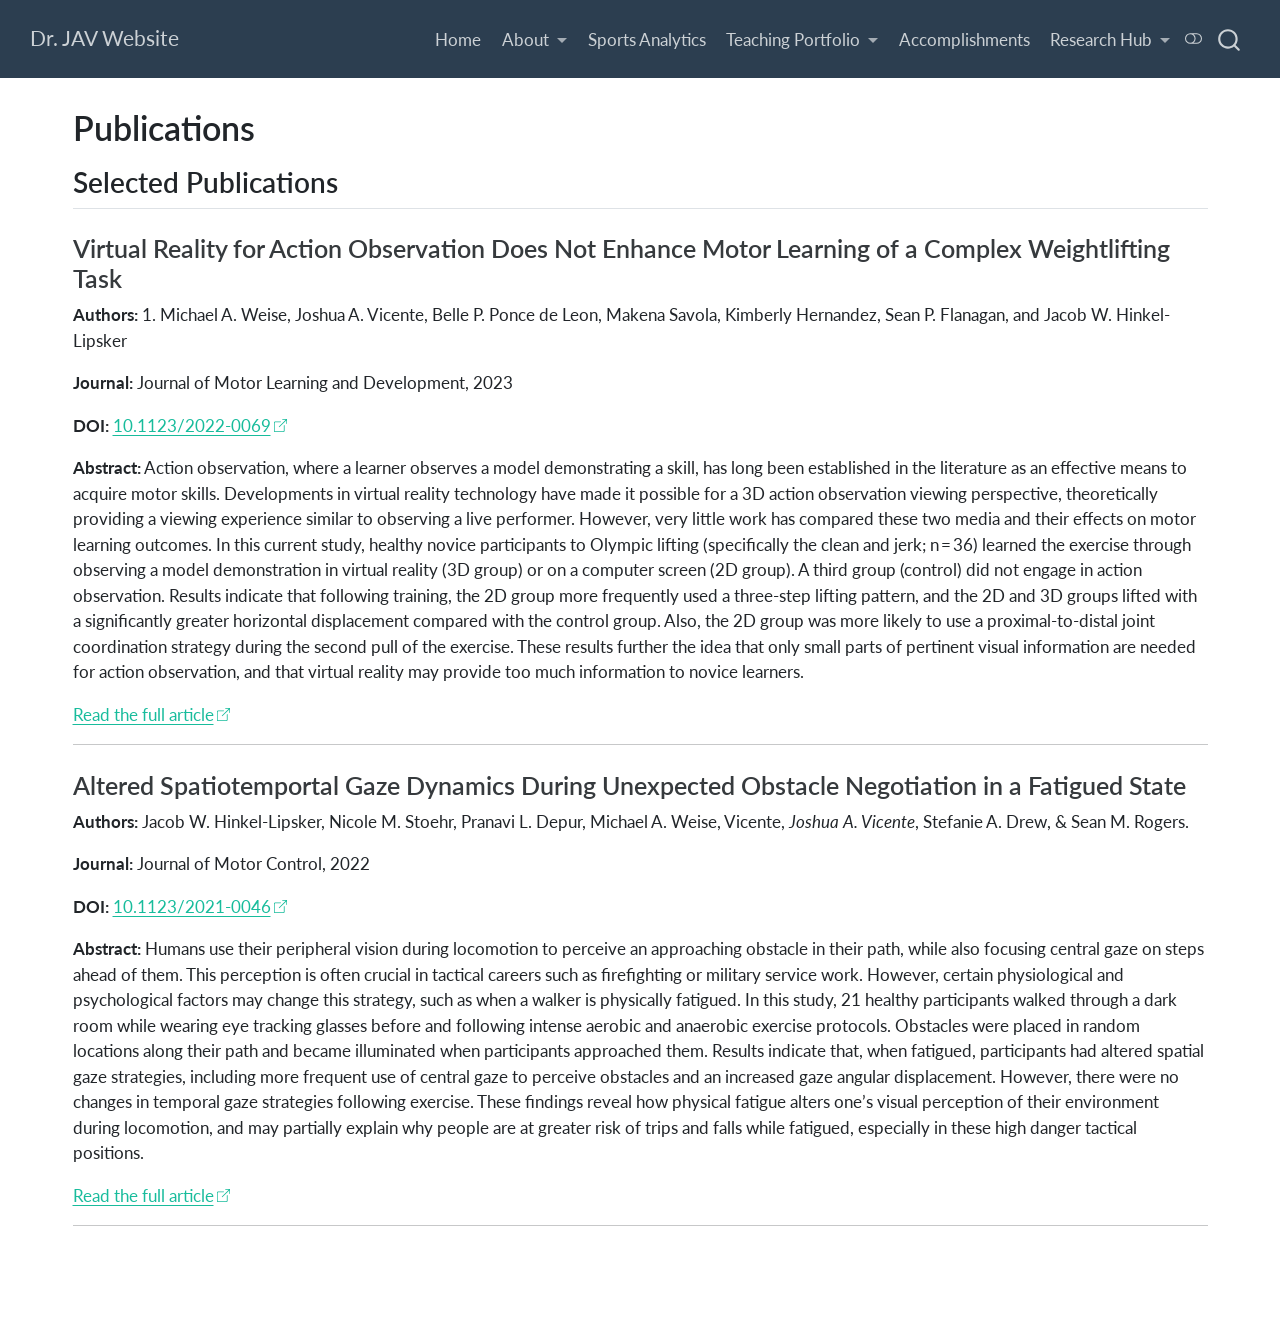
<file: publications.html>
<!DOCTYPE html>
<html xmlns="http://www.w3.org/1999/xhtml" lang="en" xml:lang="en"><head>

<meta charset="utf-8">
<meta name="generator" content="quarto-1.8.27">

<meta name="viewport" content="width=device-width, initial-scale=1.0, user-scalable=yes">


<title>Publications – Dr.&nbsp;JAV Website</title>
<style>
code{white-space: pre-wrap;}
span.smallcaps{font-variant: small-caps;}
div.columns{display: flex; gap: min(4vw, 1.5em);}
div.column{flex: auto; overflow-x: auto;}
div.hanging-indent{margin-left: 1.5em; text-indent: -1.5em;}
ul.task-list{list-style: none;}
ul.task-list li input[type="checkbox"] {
  width: 0.8em;
  margin: 0 0.8em 0.2em -1em; /* quarto-specific, see https://github.com/quarto-dev/quarto-cli/issues/4556 */ 
  vertical-align: middle;
}
</style>


<script src="site_libs/quarto-nav/quarto-nav.js"></script>
<script src="site_libs/quarto-nav/headroom.min.js"></script>
<script src="site_libs/clipboard/clipboard.min.js"></script>
<script src="site_libs/quarto-search/autocomplete.umd.js"></script>
<script src="site_libs/quarto-search/fuse.min.js"></script>
<script src="site_libs/quarto-search/quarto-search.js"></script>
<meta name="quarto:offset" content="./">
<script src="site_libs/quarto-html/quarto.js" type="module"></script>
<script src="site_libs/quarto-html/tabsets/tabsets.js" type="module"></script>
<script src="site_libs/quarto-html/axe/axe-check.js" type="module"></script>
<script src="site_libs/quarto-html/popper.min.js"></script>
<script src="site_libs/quarto-html/tippy.umd.min.js"></script>
<script src="site_libs/quarto-html/anchor.min.js"></script>
<link href="site_libs/quarto-html/tippy.css" rel="stylesheet">
<link href="site_libs/quarto-html/quarto-syntax-highlighting-ed96de9b727972fe78a7b5d16c58bf87.css" rel="stylesheet" class="quarto-color-scheme" id="quarto-text-highlighting-styles">
<link href="site_libs/quarto-html/quarto-syntax-highlighting-dark-4d9afe2b8d18ee9fa5d0d57b5ed4214d.css" rel="stylesheet" class="quarto-color-scheme quarto-color-alternate" id="quarto-text-highlighting-styles">
<link href="site_libs/quarto-html/quarto-syntax-highlighting-ed96de9b727972fe78a7b5d16c58bf87.css" rel="stylesheet" class="quarto-color-scheme-extra" id="quarto-text-highlighting-styles">
<script src="site_libs/bootstrap/bootstrap.min.js"></script>
<link href="site_libs/bootstrap/bootstrap-icons.css" rel="stylesheet">
<link href="site_libs/bootstrap/bootstrap-ffa9a6279353761231ec249df0a7fdd3.min.css" rel="stylesheet" append-hash="true" class="quarto-color-scheme" id="quarto-bootstrap" data-mode="light">
<link href="site_libs/bootstrap/bootstrap-dark-24772959a0e306aba8d7698078628ce7.min.css" rel="stylesheet" append-hash="true" class="quarto-color-scheme quarto-color-alternate" id="quarto-bootstrap" data-mode="dark">
<link href="site_libs/bootstrap/bootstrap-ffa9a6279353761231ec249df0a7fdd3.min.css" rel="stylesheet" append-hash="true" class="quarto-color-scheme-extra" id="quarto-bootstrap" data-mode="light">
<script id="quarto-search-options" type="application/json">{
  "location": "navbar",
  "copy-button": false,
  "collapse-after": 3,
  "panel-placement": "end",
  "type": "overlay",
  "limit": 50,
  "keyboard-shortcut": [
    "f",
    "/",
    "s"
  ],
  "show-item-context": false,
  "language": {
    "search-no-results-text": "No results",
    "search-matching-documents-text": "matching documents",
    "search-copy-link-title": "Copy link to search",
    "search-hide-matches-text": "Hide additional matches",
    "search-more-match-text": "more match in this document",
    "search-more-matches-text": "more matches in this document",
    "search-clear-button-title": "Clear",
    "search-text-placeholder": "",
    "search-detached-cancel-button-title": "Cancel",
    "search-submit-button-title": "Submit",
    "search-label": "Search"
  }
}</script>


<link rel="stylesheet" href="styles.css">
</head>

<body class="nav-fixed quarto-light"><script id="quarto-html-before-body" type="application/javascript">
    const toggleBodyColorMode = (bsSheetEl) => {
      const mode = bsSheetEl.getAttribute("data-mode");
      const bodyEl = window.document.querySelector("body");
      if (mode === "dark") {
        bodyEl.classList.add("quarto-dark");
        bodyEl.classList.remove("quarto-light");
      } else {
        bodyEl.classList.add("quarto-light");
        bodyEl.classList.remove("quarto-dark");
      }
    }
    const toggleBodyColorPrimary = () => {
      const bsSheetEl = window.document.querySelector("link#quarto-bootstrap:not([rel=disabled-stylesheet])");
      if (bsSheetEl) {
        toggleBodyColorMode(bsSheetEl);
      }
    }
    const setColorSchemeToggle = (alternate) => {
      const toggles = window.document.querySelectorAll('.quarto-color-scheme-toggle');
      for (let i=0; i < toggles.length; i++) {
        const toggle = toggles[i];
        if (toggle) {
          if (alternate) {
            toggle.classList.add("alternate");
          } else {
            toggle.classList.remove("alternate");
          }
        }
      }
    };
    const toggleColorMode = (alternate) => {
      // Switch the stylesheets
      const primaryStylesheets = window.document.querySelectorAll('link.quarto-color-scheme:not(.quarto-color-alternate)');
      const alternateStylesheets = window.document.querySelectorAll('link.quarto-color-scheme.quarto-color-alternate');
      manageTransitions('#quarto-margin-sidebar .nav-link', false);
      if (alternate) {
        // note: dark is layered on light, we don't disable primary!
        enableStylesheet(alternateStylesheets);
        for (const sheetNode of alternateStylesheets) {
          if (sheetNode.id === "quarto-bootstrap") {
            toggleBodyColorMode(sheetNode);
          }
        }
      } else {
        disableStylesheet(alternateStylesheets);
        enableStylesheet(primaryStylesheets)
        toggleBodyColorPrimary();
      }
      manageTransitions('#quarto-margin-sidebar .nav-link', true);
      // Switch the toggles
      setColorSchemeToggle(alternate)
      // Hack to workaround the fact that safari doesn't
      // properly recolor the scrollbar when toggling (#1455)
      if (navigator.userAgent.indexOf('Safari') > 0 && navigator.userAgent.indexOf('Chrome') == -1) {
        manageTransitions("body", false);
        window.scrollTo(0, 1);
        setTimeout(() => {
          window.scrollTo(0, 0);
          manageTransitions("body", true);
        }, 40);
      }
    }
    const disableStylesheet = (stylesheets) => {
      for (let i=0; i < stylesheets.length; i++) {
        const stylesheet = stylesheets[i];
        stylesheet.rel = 'disabled-stylesheet';
      }
    }
    const enableStylesheet = (stylesheets) => {
      for (let i=0; i < stylesheets.length; i++) {
        const stylesheet = stylesheets[i];
        if(stylesheet.rel !== 'stylesheet') { // for Chrome, which will still FOUC without this check
          stylesheet.rel = 'stylesheet';
        }
      }
    }
    const manageTransitions = (selector, allowTransitions) => {
      const els = window.document.querySelectorAll(selector);
      for (let i=0; i < els.length; i++) {
        const el = els[i];
        if (allowTransitions) {
          el.classList.remove('notransition');
        } else {
          el.classList.add('notransition');
        }
      }
    }
    const isFileUrl = () => {
      return window.location.protocol === 'file:';
    }
    const hasAlternateSentinel = () => {
      let styleSentinel = getColorSchemeSentinel();
      if (styleSentinel !== null) {
        return styleSentinel === "alternate";
      } else {
        return false;
      }
    }
    const setStyleSentinel = (alternate) => {
      const value = alternate ? "alternate" : "default";
      if (!isFileUrl()) {
        window.localStorage.setItem("quarto-color-scheme", value);
      } else {
        localAlternateSentinel = value;
      }
    }
    const getColorSchemeSentinel = () => {
      if (!isFileUrl()) {
        const storageValue = window.localStorage.getItem("quarto-color-scheme");
        return storageValue != null ? storageValue : localAlternateSentinel;
      } else {
        return localAlternateSentinel;
      }
    }
    const toggleGiscusIfUsed = (isAlternate, darkModeDefault) => {
      const baseTheme = document.querySelector('#giscus-base-theme')?.value ?? 'light';
      const alternateTheme = document.querySelector('#giscus-alt-theme')?.value ?? 'dark';
      let newTheme = '';
      if(authorPrefersDark) {
        newTheme = isAlternate ? baseTheme : alternateTheme;
      } else {
        newTheme = isAlternate ? alternateTheme : baseTheme;
      }
      const changeGiscusTheme = () => {
        // From: https://github.com/giscus/giscus/issues/336
        const sendMessage = (message) => {
          const iframe = document.querySelector('iframe.giscus-frame');
          if (!iframe) return;
          iframe.contentWindow.postMessage({ giscus: message }, 'https://giscus.app');
        }
        sendMessage({
          setConfig: {
            theme: newTheme
          }
        });
      }
      const isGiscussLoaded = window.document.querySelector('iframe.giscus-frame') !== null;
      if (isGiscussLoaded) {
        changeGiscusTheme();
      }
    };
    const authorPrefersDark = false;
    const queryPrefersDark = window.matchMedia('(prefers-color-scheme: dark)');
    const darkModeDefault = queryPrefersDark.matches;
      document.querySelector('link#quarto-text-highlighting-styles.quarto-color-scheme-extra').rel = 'disabled-stylesheet';
      document.querySelector('link#quarto-bootstrap.quarto-color-scheme-extra').rel = 'disabled-stylesheet';
    let localAlternateSentinel = darkModeDefault ? 'alternate' : 'default';
    // Dark / light mode switch
    window.quartoToggleColorScheme = () => {
      // Read the current dark / light value
      let toAlternate = !hasAlternateSentinel();
      toggleColorMode(toAlternate);
      setStyleSentinel(toAlternate);
      toggleGiscusIfUsed(toAlternate, darkModeDefault);
      window.dispatchEvent(new Event('resize'));
    };
    queryPrefersDark.addEventListener("change", e => {
      if(window.localStorage.getItem("quarto-color-scheme") !== null)
        return;
      const alternate = e.matches
      toggleColorMode(alternate);
      localAlternateSentinel = e.matches ? 'alternate' : 'default'; // this is used alongside local storage!
      toggleGiscusIfUsed(alternate, darkModeDefault);
    });
    // Switch to dark mode if need be
    if (hasAlternateSentinel()) {
      toggleColorMode(true);
    } else {
      toggleColorMode(false);
    }
  </script>

<div id="quarto-search-results"></div>
  <header id="quarto-header" class="headroom fixed-top">
    <nav class="navbar navbar-expand-lg " data-bs-theme="dark">
      <div class="navbar-container container-fluid">
      <div class="navbar-brand-container mx-auto">
    <a class="navbar-brand" href="./index.html">
    <span class="navbar-title">Dr.&nbsp;JAV Website</span>
    </a>
  </div>
            <div id="quarto-search" class="" title="Search"></div>
          <button class="navbar-toggler" type="button" data-bs-toggle="collapse" data-bs-target="#navbarCollapse" aria-controls="navbarCollapse" role="menu" aria-expanded="false" aria-label="Toggle navigation" onclick="if (window.quartoToggleHeadroom) { window.quartoToggleHeadroom(); }">
  <span class="navbar-toggler-icon"></span>
</button>
          <div class="collapse navbar-collapse" id="navbarCollapse">
            <ul class="navbar-nav navbar-nav-scroll ms-auto">
  <li class="nav-item">
    <a class="nav-link" href="./index.html"> 
<span class="menu-text">Home</span></a>
  </li>  
  <li class="nav-item dropdown ">
    <a class="nav-link dropdown-toggle" href="#" id="nav-menu-about" role="link" data-bs-toggle="dropdown" aria-expanded="false">
 <span class="menu-text">About</span>
    </a>
    <ul class="dropdown-menu dropdown-menu-end" aria-labelledby="nav-menu-about">    
        <li>
    <a class="dropdown-item" href="./about.html">
 <span class="dropdown-text">Get to Know Me</span></a>
  </li>  
        <li>
    <a class="dropdown-item" href="./accomplishments.html">
 <span class="dropdown-text">Accomplishments</span></a>
  </li>  
    </ul>
  </li>
  <li class="nav-item">
    <a class="nav-link" href="./sports_analytics.html"> 
<span class="menu-text">Sports Analytics</span></a>
  </li>  
  <li class="nav-item dropdown ">
    <a class="nav-link dropdown-toggle" href="#" id="nav-menu-teaching-portfolio" role="link" data-bs-toggle="dropdown" aria-expanded="false">
 <span class="menu-text">Teaching Portfolio</span>
    </a>
    <ul class="dropdown-menu dropdown-menu-end" aria-labelledby="nav-menu-teaching-portfolio">    
        <li>
    <a class="dropdown-item" href="./teaching_portfolio.html">
 <span class="dropdown-text">Overview</span></a>
  </li>  
        <li>
    <a class="dropdown-item" href="./CCT_ePortfolio.html">
 <span class="dropdown-text">CCT ePortfolio</span></a>
  </li>  
    </ul>
  </li>
  <li class="nav-item">
    <a class="nav-link" href="./accomplishments.html"> 
<span class="menu-text">Accomplishments</span></a>
  </li>  
  <li class="nav-item dropdown ">
    <a class="nav-link dropdown-toggle" href="#" id="nav-menu-research-hub" role="link" data-bs-toggle="dropdown" aria-expanded="false">
 <span class="menu-text">Research Hub</span>
    </a>
    <ul class="dropdown-menu dropdown-menu-end" aria-labelledby="nav-menu-research-hub">    
        <li>
    <a class="dropdown-item" href="./research_hub.html">
 <span class="dropdown-text">Overview</span></a>
  </li>  
        <li>
    <a class="dropdown-item" href="./labs.html">
 <span class="dropdown-text">Lab Affiliations</span></a>
  </li>  
        <li>
    <a class="dropdown-item" href="./publications.html">
 <span class="dropdown-text">Publications</span></a>
  </li>  
    </ul>
  </li>
</ul>
          </div> <!-- /navcollapse -->
            <div class="quarto-navbar-tools">
  <a href="" class="quarto-color-scheme-toggle quarto-navigation-tool  px-1" onclick="window.quartoToggleColorScheme(); return false;" title="Toggle dark mode"><i class="bi"></i></a>
</div>
      </div> <!-- /container-fluid -->
    </nav>
</header>
<!-- content -->
<div id="quarto-content" class="quarto-container page-columns page-rows-contents page-layout-full page-navbar">
<!-- sidebar -->
<!-- margin-sidebar -->
    
<!-- main -->
<main class="content column-page" id="quarto-document-content">


<header id="title-block-header" class="quarto-title-block default">
<div class="quarto-title">
<h1 class="title">Publications</h1>
</div>



<div class="quarto-title-meta column-page">

    
  
    
  </div>
  


</header>


<section id="selected-publications" class="level2">
<h2 class="anchored" data-anchor-id="selected-publications">Selected Publications</h2>
<section id="virtual-reality-for-action-observation-does-not-enhance-motor-learning-of-a-complex-weightlifting-task" class="level3">
<h3 class="anchored" data-anchor-id="virtual-reality-for-action-observation-does-not-enhance-motor-learning-of-a-complex-weightlifting-task">Virtual Reality for Action Observation Does Not Enhance Motor Learning of a Complex Weightlifting Task</h3>
<p><strong>Authors:</strong> 1. Michael A. Weise, Joshua A. Vicente, Belle P. Ponce de Leon, Makena Savola, Kimberly Hernandez, Sean P. Flanagan, and Jacob W. Hinkel-Lipsker</p>
<p><strong>Journal:</strong> Journal of Motor Learning and Development, 2023</p>
<p><strong>DOI:</strong> <a href="https://doi.org/10.1123/jmld.2022-0069">10.1123/2022-0069</a></p>
<p><strong>Abstract:</strong> Action observation, where a learner observes a model demonstrating a skill, has long been established in the literature as an effective means to acquire motor skills. Developments in virtual reality technology have made it possible for a 3D action observation viewing perspective, theoretically providing a viewing experience similar to observing a live performer. However, very little work has compared these two media and their effects on motor learning outcomes. In this current study, healthy novice participants to Olympic lifting (specifically the clean and jerk; n = 36) learned the exercise through observing a model demonstration in virtual reality (3D group) or on a computer screen (2D group). A third group (control) did not engage in action observation. Results indicate that following training, the 2D group more frequently used a three-step lifting pattern, and the 2D and 3D groups lifted with a significantly greater horizontal displacement compared with the control group. Also, the 2D group was more likely to use a proximal-to-distal joint coordination strategy during the second pull of the exercise. These results further the idea that only small parts of pertinent visual information are needed for action observation, and that virtual reality may provide too much information to novice learners.</p>
<p><a href="https://journals.humankinetics.com/view/journals/jmld/11/2/article-p283.xml">Read the full article</a></p>
<hr>
</section>
<section id="altered-spatiotemportal-gaze-dynamics-during-unexpected-obstacle-negotiation-in-a-fatigued-state" class="level3">
<h3 class="anchored" data-anchor-id="altered-spatiotemportal-gaze-dynamics-during-unexpected-obstacle-negotiation-in-a-fatigued-state">Altered Spatiotemportal Gaze Dynamics During Unexpected Obstacle Negotiation in a Fatigued State</h3>
<p><strong>Authors:</strong> Jacob W. Hinkel-Lipsker, Nicole M. Stoehr, Pranavi L. Depur, Michael A. Weise, Vicente, <em>Joshua A. Vicente</em>, Stefanie A. Drew, &amp; Sean M. Rogers.</p>
<p><strong>Journal:</strong> Journal of Motor Control, 2022</p>
<p><strong>DOI:</strong> <a href="https://doi.org/10.1123/mc.2021-0046">10.1123/2021-0046</a></p>
<p><strong>Abstract:</strong> Humans use their peripheral vision during locomotion to perceive an approaching obstacle in their path, while also focusing central gaze on steps ahead of them. This perception is often crucial in tactical careers such as firefighting or military service work. However, certain physiological and psychological factors may change this strategy, such as when a walker is physically fatigued. In this study, 21 healthy participants walked through a dark room while wearing eye tracking glasses before and following intense aerobic and anaerobic exercise protocols. Obstacles were placed in random locations along their path and became illuminated when participants approached them. Results indicate that, when fatigued, participants had altered spatial gaze strategies, including more frequent use of central gaze to perceive obstacles and an increased gaze angular displacement. However, there were no changes in temporal gaze strategies following exercise. These findings reveal how physical fatigue alters one’s visual perception of their environment during locomotion, and may partially explain why people are at greater risk of trips and falls while fatigued, especially in these high danger tactical positions.</p>
<p><a href="https://journals.humankinetics.com/view/journals/mcj/26/1/article-p58.xml">Read the full article</a></p>
<hr>
<!-- ## Template

### [Title of the Article]

**Authors:** [List of Authors]
**Journal:** [Journal Name, Year]
**DOI:** [[DOI Link]]([DOI URL])

**Abstract:**
[Paste the abstract of the article here.]

[Link to Publication]([URL]) -->


</section>
</section>

</main> <!-- /main -->
<script id="quarto-html-after-body" type="application/javascript">
  window.document.addEventListener("DOMContentLoaded", function (event) {
    // Ensure there is a toggle, if there isn't float one in the top right
    if (window.document.querySelector('.quarto-color-scheme-toggle') === null) {
      const a = window.document.createElement('a');
      a.classList.add('top-right');
      a.classList.add('quarto-color-scheme-toggle');
      a.href = "";
      a.onclick = function() { try { window.quartoToggleColorScheme(); } catch {} return false; };
      const i = window.document.createElement("i");
      i.classList.add('bi');
      a.appendChild(i);
      window.document.body.appendChild(a);
    }
    setColorSchemeToggle(hasAlternateSentinel())
    const icon = "";
    const anchorJS = new window.AnchorJS();
    anchorJS.options = {
      placement: 'right',
      icon: icon
    };
    anchorJS.add('.anchored');
    const isCodeAnnotation = (el) => {
      for (const clz of el.classList) {
        if (clz.startsWith('code-annotation-')) {                     
          return true;
        }
      }
      return false;
    }
    const onCopySuccess = function(e) {
      // button target
      const button = e.trigger;
      // don't keep focus
      button.blur();
      // flash "checked"
      button.classList.add('code-copy-button-checked');
      var currentTitle = button.getAttribute("title");
      button.setAttribute("title", "Copied!");
      let tooltip;
      if (window.bootstrap) {
        button.setAttribute("data-bs-toggle", "tooltip");
        button.setAttribute("data-bs-placement", "left");
        button.setAttribute("data-bs-title", "Copied!");
        tooltip = new bootstrap.Tooltip(button, 
          { trigger: "manual", 
            customClass: "code-copy-button-tooltip",
            offset: [0, -8]});
        tooltip.show();    
      }
      setTimeout(function() {
        if (tooltip) {
          tooltip.hide();
          button.removeAttribute("data-bs-title");
          button.removeAttribute("data-bs-toggle");
          button.removeAttribute("data-bs-placement");
        }
        button.setAttribute("title", currentTitle);
        button.classList.remove('code-copy-button-checked');
      }, 1000);
      // clear code selection
      e.clearSelection();
    }
    const getTextToCopy = function(trigger) {
      const outerScaffold = trigger.parentElement.cloneNode(true);
      const codeEl = outerScaffold.querySelector('code');
      for (const childEl of codeEl.children) {
        if (isCodeAnnotation(childEl)) {
          childEl.remove();
        }
      }
      return codeEl.innerText;
    }
    const clipboard = new window.ClipboardJS('.code-copy-button:not([data-in-quarto-modal])', {
      text: getTextToCopy
    });
    clipboard.on('success', onCopySuccess);
    if (window.document.getElementById('quarto-embedded-source-code-modal')) {
      const clipboardModal = new window.ClipboardJS('.code-copy-button[data-in-quarto-modal]', {
        text: getTextToCopy,
        container: window.document.getElementById('quarto-embedded-source-code-modal')
      });
      clipboardModal.on('success', onCopySuccess);
    }
      var localhostRegex = new RegExp(/^(?:http|https):\/\/localhost\:?[0-9]*\//);
      var mailtoRegex = new RegExp(/^mailto:/);
        var filterRegex = new RegExp("https:\/\/drjav\.github\.io");
      var isInternal = (href) => {
          return filterRegex.test(href) || localhostRegex.test(href) || mailtoRegex.test(href);
      }
      // Inspect non-navigation links and adorn them if external
     var links = window.document.querySelectorAll('a[href]:not(.nav-link):not(.navbar-brand):not(.toc-action):not(.sidebar-link):not(.sidebar-item-toggle):not(.pagination-link):not(.no-external):not([aria-hidden]):not(.dropdown-item):not(.quarto-navigation-tool):not(.about-link)');
      for (var i=0; i<links.length; i++) {
        const link = links[i];
        if (!isInternal(link.href)) {
          // undo the damage that might have been done by quarto-nav.js in the case of
          // links that we want to consider external
          if (link.dataset.originalHref !== undefined) {
            link.href = link.dataset.originalHref;
          }
            // target, if specified
            link.setAttribute("target", "_blank");
            if (link.getAttribute("rel") === null) {
              link.setAttribute("rel", "noopener");
            }
            // default icon
            link.classList.add("external");
        }
      }
    function tippyHover(el, contentFn, onTriggerFn, onUntriggerFn) {
      const config = {
        allowHTML: true,
        maxWidth: 500,
        delay: 100,
        arrow: false,
        appendTo: function(el) {
            return el.parentElement;
        },
        interactive: true,
        interactiveBorder: 10,
        theme: 'quarto',
        placement: 'bottom-start',
      };
      if (contentFn) {
        config.content = contentFn;
      }
      if (onTriggerFn) {
        config.onTrigger = onTriggerFn;
      }
      if (onUntriggerFn) {
        config.onUntrigger = onUntriggerFn;
      }
      window.tippy(el, config); 
    }
    const noterefs = window.document.querySelectorAll('a[role="doc-noteref"]');
    for (var i=0; i<noterefs.length; i++) {
      const ref = noterefs[i];
      tippyHover(ref, function() {
        // use id or data attribute instead here
        let href = ref.getAttribute('data-footnote-href') || ref.getAttribute('href');
        try { href = new URL(href).hash; } catch {}
        const id = href.replace(/^#\/?/, "");
        const note = window.document.getElementById(id);
        if (note) {
          return note.innerHTML;
        } else {
          return "";
        }
      });
    }
    const xrefs = window.document.querySelectorAll('a.quarto-xref');
    const processXRef = (id, note) => {
      // Strip column container classes
      const stripColumnClz = (el) => {
        el.classList.remove("page-full", "page-columns");
        if (el.children) {
          for (const child of el.children) {
            stripColumnClz(child);
          }
        }
      }
      stripColumnClz(note)
      if (id === null || id.startsWith('sec-')) {
        // Special case sections, only their first couple elements
        const container = document.createElement("div");
        if (note.children && note.children.length > 2) {
          container.appendChild(note.children[0].cloneNode(true));
          for (let i = 1; i < note.children.length; i++) {
            const child = note.children[i];
            if (child.tagName === "P" && child.innerText === "") {
              continue;
            } else {
              container.appendChild(child.cloneNode(true));
              break;
            }
          }
          if (window.Quarto?.typesetMath) {
            window.Quarto.typesetMath(container);
          }
          return container.innerHTML
        } else {
          if (window.Quarto?.typesetMath) {
            window.Quarto.typesetMath(note);
          }
          return note.innerHTML;
        }
      } else {
        // Remove any anchor links if they are present
        const anchorLink = note.querySelector('a.anchorjs-link');
        if (anchorLink) {
          anchorLink.remove();
        }
        if (window.Quarto?.typesetMath) {
          window.Quarto.typesetMath(note);
        }
        if (note.classList.contains("callout")) {
          return note.outerHTML;
        } else {
          return note.innerHTML;
        }
      }
    }
    for (var i=0; i<xrefs.length; i++) {
      const xref = xrefs[i];
      tippyHover(xref, undefined, function(instance) {
        instance.disable();
        let url = xref.getAttribute('href');
        let hash = undefined; 
        if (url.startsWith('#')) {
          hash = url;
        } else {
          try { hash = new URL(url).hash; } catch {}
        }
        if (hash) {
          const id = hash.replace(/^#\/?/, "");
          const note = window.document.getElementById(id);
          if (note !== null) {
            try {
              const html = processXRef(id, note.cloneNode(true));
              instance.setContent(html);
            } finally {
              instance.enable();
              instance.show();
            }
          } else {
            // See if we can fetch this
            fetch(url.split('#')[0])
            .then(res => res.text())
            .then(html => {
              const parser = new DOMParser();
              const htmlDoc = parser.parseFromString(html, "text/html");
              const note = htmlDoc.getElementById(id);
              if (note !== null) {
                const html = processXRef(id, note);
                instance.setContent(html);
              } 
            }).finally(() => {
              instance.enable();
              instance.show();
            });
          }
        } else {
          // See if we can fetch a full url (with no hash to target)
          // This is a special case and we should probably do some content thinning / targeting
          fetch(url)
          .then(res => res.text())
          .then(html => {
            const parser = new DOMParser();
            const htmlDoc = parser.parseFromString(html, "text/html");
            const note = htmlDoc.querySelector('main.content');
            if (note !== null) {
              // This should only happen for chapter cross references
              // (since there is no id in the URL)
              // remove the first header
              if (note.children.length > 0 && note.children[0].tagName === "HEADER") {
                note.children[0].remove();
              }
              const html = processXRef(null, note);
              instance.setContent(html);
            } 
          }).finally(() => {
            instance.enable();
            instance.show();
          });
        }
      }, function(instance) {
      });
    }
        let selectedAnnoteEl;
        const selectorForAnnotation = ( cell, annotation) => {
          let cellAttr = 'data-code-cell="' + cell + '"';
          let lineAttr = 'data-code-annotation="' +  annotation + '"';
          const selector = 'span[' + cellAttr + '][' + lineAttr + ']';
          return selector;
        }
        const selectCodeLines = (annoteEl) => {
          const doc = window.document;
          const targetCell = annoteEl.getAttribute("data-target-cell");
          const targetAnnotation = annoteEl.getAttribute("data-target-annotation");
          const annoteSpan = window.document.querySelector(selectorForAnnotation(targetCell, targetAnnotation));
          const lines = annoteSpan.getAttribute("data-code-lines").split(",");
          const lineIds = lines.map((line) => {
            return targetCell + "-" + line;
          })
          let top = null;
          let height = null;
          let parent = null;
          if (lineIds.length > 0) {
              //compute the position of the single el (top and bottom and make a div)
              const el = window.document.getElementById(lineIds[0]);
              top = el.offsetTop;
              height = el.offsetHeight;
              parent = el.parentElement.parentElement;
            if (lineIds.length > 1) {
              const lastEl = window.document.getElementById(lineIds[lineIds.length - 1]);
              const bottom = lastEl.offsetTop + lastEl.offsetHeight;
              height = bottom - top;
            }
            if (top !== null && height !== null && parent !== null) {
              // cook up a div (if necessary) and position it 
              let div = window.document.getElementById("code-annotation-line-highlight");
              if (div === null) {
                div = window.document.createElement("div");
                div.setAttribute("id", "code-annotation-line-highlight");
                div.style.position = 'absolute';
                parent.appendChild(div);
              }
              div.style.top = top - 2 + "px";
              div.style.height = height + 4 + "px";
              div.style.left = 0;
              let gutterDiv = window.document.getElementById("code-annotation-line-highlight-gutter");
              if (gutterDiv === null) {
                gutterDiv = window.document.createElement("div");
                gutterDiv.setAttribute("id", "code-annotation-line-highlight-gutter");
                gutterDiv.style.position = 'absolute';
                const codeCell = window.document.getElementById(targetCell);
                const gutter = codeCell.querySelector('.code-annotation-gutter');
                gutter.appendChild(gutterDiv);
              }
              gutterDiv.style.top = top - 2 + "px";
              gutterDiv.style.height = height + 4 + "px";
            }
            selectedAnnoteEl = annoteEl;
          }
        };
        const unselectCodeLines = () => {
          const elementsIds = ["code-annotation-line-highlight", "code-annotation-line-highlight-gutter"];
          elementsIds.forEach((elId) => {
            const div = window.document.getElementById(elId);
            if (div) {
              div.remove();
            }
          });
          selectedAnnoteEl = undefined;
        };
          // Handle positioning of the toggle
      window.addEventListener(
        "resize",
        throttle(() => {
          elRect = undefined;
          if (selectedAnnoteEl) {
            selectCodeLines(selectedAnnoteEl);
          }
        }, 10)
      );
      function throttle(fn, ms) {
      let throttle = false;
      let timer;
        return (...args) => {
          if(!throttle) { // first call gets through
              fn.apply(this, args);
              throttle = true;
          } else { // all the others get throttled
              if(timer) clearTimeout(timer); // cancel #2
              timer = setTimeout(() => {
                fn.apply(this, args);
                timer = throttle = false;
              }, ms);
          }
        };
      }
        // Attach click handler to the DT
        const annoteDls = window.document.querySelectorAll('dt[data-target-cell]');
        for (const annoteDlNode of annoteDls) {
          annoteDlNode.addEventListener('click', (event) => {
            const clickedEl = event.target;
            if (clickedEl !== selectedAnnoteEl) {
              unselectCodeLines();
              const activeEl = window.document.querySelector('dt[data-target-cell].code-annotation-active');
              if (activeEl) {
                activeEl.classList.remove('code-annotation-active');
              }
              selectCodeLines(clickedEl);
              clickedEl.classList.add('code-annotation-active');
            } else {
              // Unselect the line
              unselectCodeLines();
              clickedEl.classList.remove('code-annotation-active');
            }
          });
        }
    const findCites = (el) => {
      const parentEl = el.parentElement;
      if (parentEl) {
        const cites = parentEl.dataset.cites;
        if (cites) {
          return {
            el,
            cites: cites.split(' ')
          };
        } else {
          return findCites(el.parentElement)
        }
      } else {
        return undefined;
      }
    };
    var bibliorefs = window.document.querySelectorAll('a[role="doc-biblioref"]');
    for (var i=0; i<bibliorefs.length; i++) {
      const ref = bibliorefs[i];
      const citeInfo = findCites(ref);
      if (citeInfo) {
        tippyHover(citeInfo.el, function() {
          var popup = window.document.createElement('div');
          citeInfo.cites.forEach(function(cite) {
            var citeDiv = window.document.createElement('div');
            citeDiv.classList.add('hanging-indent');
            citeDiv.classList.add('csl-entry');
            var biblioDiv = window.document.getElementById('ref-' + cite);
            if (biblioDiv) {
              citeDiv.innerHTML = biblioDiv.innerHTML;
            }
            popup.appendChild(citeDiv);
          });
          return popup.innerHTML;
        });
      }
    }
  });
  </script>
</div> <!-- /content -->




</body></html>
</file>
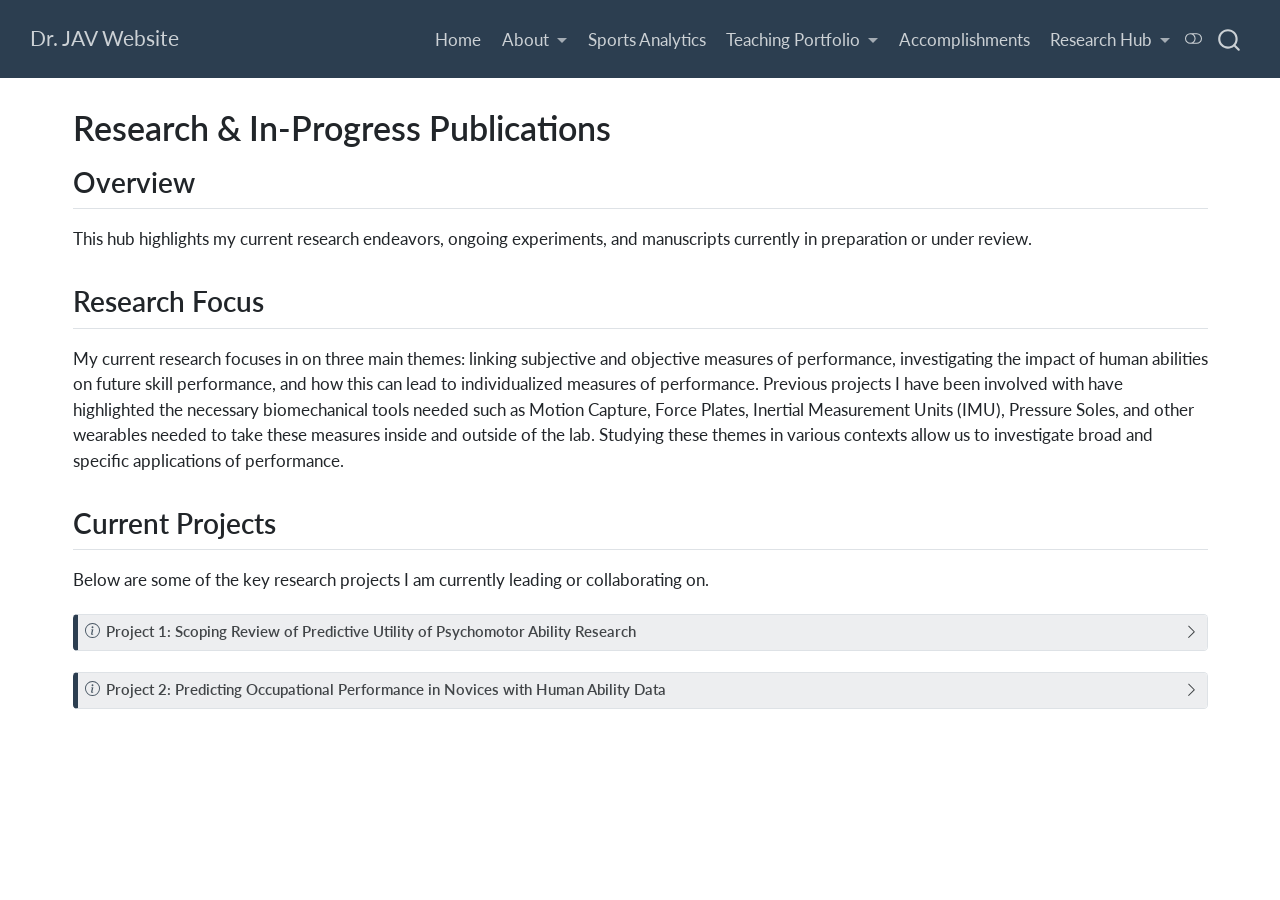
<file: research_hub.html>
<!DOCTYPE html>
<html xmlns="http://www.w3.org/1999/xhtml" lang="en" xml:lang="en"><head>

<meta charset="utf-8">
<meta name="generator" content="quarto-1.8.27">

<meta name="viewport" content="width=device-width, initial-scale=1.0, user-scalable=yes">


<title>Research &amp; In-Progress Publications – Dr.&nbsp;JAV Website</title>
<style>
code{white-space: pre-wrap;}
span.smallcaps{font-variant: small-caps;}
div.columns{display: flex; gap: min(4vw, 1.5em);}
div.column{flex: auto; overflow-x: auto;}
div.hanging-indent{margin-left: 1.5em; text-indent: -1.5em;}
ul.task-list{list-style: none;}
ul.task-list li input[type="checkbox"] {
  width: 0.8em;
  margin: 0 0.8em 0.2em -1em; /* quarto-specific, see https://github.com/quarto-dev/quarto-cli/issues/4556 */ 
  vertical-align: middle;
}
</style>


<script src="site_libs/quarto-nav/quarto-nav.js"></script>
<script src="site_libs/quarto-nav/headroom.min.js"></script>
<script src="site_libs/clipboard/clipboard.min.js"></script>
<script src="site_libs/quarto-search/autocomplete.umd.js"></script>
<script src="site_libs/quarto-search/fuse.min.js"></script>
<script src="site_libs/quarto-search/quarto-search.js"></script>
<meta name="quarto:offset" content="./">
<script src="site_libs/quarto-html/quarto.js" type="module"></script>
<script src="site_libs/quarto-html/tabsets/tabsets.js" type="module"></script>
<script src="site_libs/quarto-html/axe/axe-check.js" type="module"></script>
<script src="site_libs/quarto-html/popper.min.js"></script>
<script src="site_libs/quarto-html/tippy.umd.min.js"></script>
<script src="site_libs/quarto-html/anchor.min.js"></script>
<link href="site_libs/quarto-html/tippy.css" rel="stylesheet">
<link href="site_libs/quarto-html/quarto-syntax-highlighting-ed96de9b727972fe78a7b5d16c58bf87.css" rel="stylesheet" class="quarto-color-scheme" id="quarto-text-highlighting-styles">
<link href="site_libs/quarto-html/quarto-syntax-highlighting-dark-4d9afe2b8d18ee9fa5d0d57b5ed4214d.css" rel="stylesheet" class="quarto-color-scheme quarto-color-alternate" id="quarto-text-highlighting-styles">
<link href="site_libs/quarto-html/quarto-syntax-highlighting-ed96de9b727972fe78a7b5d16c58bf87.css" rel="stylesheet" class="quarto-color-scheme-extra" id="quarto-text-highlighting-styles">
<script src="site_libs/bootstrap/bootstrap.min.js"></script>
<link href="site_libs/bootstrap/bootstrap-icons.css" rel="stylesheet">
<link href="site_libs/bootstrap/bootstrap-ffa9a6279353761231ec249df0a7fdd3.min.css" rel="stylesheet" append-hash="true" class="quarto-color-scheme" id="quarto-bootstrap" data-mode="light">
<link href="site_libs/bootstrap/bootstrap-dark-24772959a0e306aba8d7698078628ce7.min.css" rel="stylesheet" append-hash="true" class="quarto-color-scheme quarto-color-alternate" id="quarto-bootstrap" data-mode="dark">
<link href="site_libs/bootstrap/bootstrap-ffa9a6279353761231ec249df0a7fdd3.min.css" rel="stylesheet" append-hash="true" class="quarto-color-scheme-extra" id="quarto-bootstrap" data-mode="light">
<script id="quarto-search-options" type="application/json">{
  "location": "navbar",
  "copy-button": false,
  "collapse-after": 3,
  "panel-placement": "end",
  "type": "overlay",
  "limit": 50,
  "keyboard-shortcut": [
    "f",
    "/",
    "s"
  ],
  "show-item-context": false,
  "language": {
    "search-no-results-text": "No results",
    "search-matching-documents-text": "matching documents",
    "search-copy-link-title": "Copy link to search",
    "search-hide-matches-text": "Hide additional matches",
    "search-more-match-text": "more match in this document",
    "search-more-matches-text": "more matches in this document",
    "search-clear-button-title": "Clear",
    "search-text-placeholder": "",
    "search-detached-cancel-button-title": "Cancel",
    "search-submit-button-title": "Submit",
    "search-label": "Search"
  }
}</script>


<link rel="stylesheet" href="styles.css">
</head>

<body class="nav-fixed quarto-light"><script id="quarto-html-before-body" type="application/javascript">
    const toggleBodyColorMode = (bsSheetEl) => {
      const mode = bsSheetEl.getAttribute("data-mode");
      const bodyEl = window.document.querySelector("body");
      if (mode === "dark") {
        bodyEl.classList.add("quarto-dark");
        bodyEl.classList.remove("quarto-light");
      } else {
        bodyEl.classList.add("quarto-light");
        bodyEl.classList.remove("quarto-dark");
      }
    }
    const toggleBodyColorPrimary = () => {
      const bsSheetEl = window.document.querySelector("link#quarto-bootstrap:not([rel=disabled-stylesheet])");
      if (bsSheetEl) {
        toggleBodyColorMode(bsSheetEl);
      }
    }
    const setColorSchemeToggle = (alternate) => {
      const toggles = window.document.querySelectorAll('.quarto-color-scheme-toggle');
      for (let i=0; i < toggles.length; i++) {
        const toggle = toggles[i];
        if (toggle) {
          if (alternate) {
            toggle.classList.add("alternate");
          } else {
            toggle.classList.remove("alternate");
          }
        }
      }
    };
    const toggleColorMode = (alternate) => {
      // Switch the stylesheets
      const primaryStylesheets = window.document.querySelectorAll('link.quarto-color-scheme:not(.quarto-color-alternate)');
      const alternateStylesheets = window.document.querySelectorAll('link.quarto-color-scheme.quarto-color-alternate');
      manageTransitions('#quarto-margin-sidebar .nav-link', false);
      if (alternate) {
        // note: dark is layered on light, we don't disable primary!
        enableStylesheet(alternateStylesheets);
        for (const sheetNode of alternateStylesheets) {
          if (sheetNode.id === "quarto-bootstrap") {
            toggleBodyColorMode(sheetNode);
          }
        }
      } else {
        disableStylesheet(alternateStylesheets);
        enableStylesheet(primaryStylesheets)
        toggleBodyColorPrimary();
      }
      manageTransitions('#quarto-margin-sidebar .nav-link', true);
      // Switch the toggles
      setColorSchemeToggle(alternate)
      // Hack to workaround the fact that safari doesn't
      // properly recolor the scrollbar when toggling (#1455)
      if (navigator.userAgent.indexOf('Safari') > 0 && navigator.userAgent.indexOf('Chrome') == -1) {
        manageTransitions("body", false);
        window.scrollTo(0, 1);
        setTimeout(() => {
          window.scrollTo(0, 0);
          manageTransitions("body", true);
        }, 40);
      }
    }
    const disableStylesheet = (stylesheets) => {
      for (let i=0; i < stylesheets.length; i++) {
        const stylesheet = stylesheets[i];
        stylesheet.rel = 'disabled-stylesheet';
      }
    }
    const enableStylesheet = (stylesheets) => {
      for (let i=0; i < stylesheets.length; i++) {
        const stylesheet = stylesheets[i];
        if(stylesheet.rel !== 'stylesheet') { // for Chrome, which will still FOUC without this check
          stylesheet.rel = 'stylesheet';
        }
      }
    }
    const manageTransitions = (selector, allowTransitions) => {
      const els = window.document.querySelectorAll(selector);
      for (let i=0; i < els.length; i++) {
        const el = els[i];
        if (allowTransitions) {
          el.classList.remove('notransition');
        } else {
          el.classList.add('notransition');
        }
      }
    }
    const isFileUrl = () => {
      return window.location.protocol === 'file:';
    }
    const hasAlternateSentinel = () => {
      let styleSentinel = getColorSchemeSentinel();
      if (styleSentinel !== null) {
        return styleSentinel === "alternate";
      } else {
        return false;
      }
    }
    const setStyleSentinel = (alternate) => {
      const value = alternate ? "alternate" : "default";
      if (!isFileUrl()) {
        window.localStorage.setItem("quarto-color-scheme", value);
      } else {
        localAlternateSentinel = value;
      }
    }
    const getColorSchemeSentinel = () => {
      if (!isFileUrl()) {
        const storageValue = window.localStorage.getItem("quarto-color-scheme");
        return storageValue != null ? storageValue : localAlternateSentinel;
      } else {
        return localAlternateSentinel;
      }
    }
    const toggleGiscusIfUsed = (isAlternate, darkModeDefault) => {
      const baseTheme = document.querySelector('#giscus-base-theme')?.value ?? 'light';
      const alternateTheme = document.querySelector('#giscus-alt-theme')?.value ?? 'dark';
      let newTheme = '';
      if(authorPrefersDark) {
        newTheme = isAlternate ? baseTheme : alternateTheme;
      } else {
        newTheme = isAlternate ? alternateTheme : baseTheme;
      }
      const changeGiscusTheme = () => {
        // From: https://github.com/giscus/giscus/issues/336
        const sendMessage = (message) => {
          const iframe = document.querySelector('iframe.giscus-frame');
          if (!iframe) return;
          iframe.contentWindow.postMessage({ giscus: message }, 'https://giscus.app');
        }
        sendMessage({
          setConfig: {
            theme: newTheme
          }
        });
      }
      const isGiscussLoaded = window.document.querySelector('iframe.giscus-frame') !== null;
      if (isGiscussLoaded) {
        changeGiscusTheme();
      }
    };
    const authorPrefersDark = false;
    const queryPrefersDark = window.matchMedia('(prefers-color-scheme: dark)');
    const darkModeDefault = queryPrefersDark.matches;
      document.querySelector('link#quarto-text-highlighting-styles.quarto-color-scheme-extra').rel = 'disabled-stylesheet';
      document.querySelector('link#quarto-bootstrap.quarto-color-scheme-extra').rel = 'disabled-stylesheet';
    let localAlternateSentinel = darkModeDefault ? 'alternate' : 'default';
    // Dark / light mode switch
    window.quartoToggleColorScheme = () => {
      // Read the current dark / light value
      let toAlternate = !hasAlternateSentinel();
      toggleColorMode(toAlternate);
      setStyleSentinel(toAlternate);
      toggleGiscusIfUsed(toAlternate, darkModeDefault);
      window.dispatchEvent(new Event('resize'));
    };
    queryPrefersDark.addEventListener("change", e => {
      if(window.localStorage.getItem("quarto-color-scheme") !== null)
        return;
      const alternate = e.matches
      toggleColorMode(alternate);
      localAlternateSentinel = e.matches ? 'alternate' : 'default'; // this is used alongside local storage!
      toggleGiscusIfUsed(alternate, darkModeDefault);
    });
    // Switch to dark mode if need be
    if (hasAlternateSentinel()) {
      toggleColorMode(true);
    } else {
      toggleColorMode(false);
    }
  </script>

<div id="quarto-search-results"></div>
  <header id="quarto-header" class="headroom fixed-top">
    <nav class="navbar navbar-expand-lg " data-bs-theme="dark">
      <div class="navbar-container container-fluid">
      <div class="navbar-brand-container mx-auto">
    <a class="navbar-brand" href="./index.html">
    <span class="navbar-title">Dr.&nbsp;JAV Website</span>
    </a>
  </div>
            <div id="quarto-search" class="" title="Search"></div>
          <button class="navbar-toggler" type="button" data-bs-toggle="collapse" data-bs-target="#navbarCollapse" aria-controls="navbarCollapse" role="menu" aria-expanded="false" aria-label="Toggle navigation" onclick="if (window.quartoToggleHeadroom) { window.quartoToggleHeadroom(); }">
  <span class="navbar-toggler-icon"></span>
</button>
          <div class="collapse navbar-collapse" id="navbarCollapse">
            <ul class="navbar-nav navbar-nav-scroll ms-auto">
  <li class="nav-item">
    <a class="nav-link" href="./index.html"> 
<span class="menu-text">Home</span></a>
  </li>  
  <li class="nav-item dropdown ">
    <a class="nav-link dropdown-toggle" href="#" id="nav-menu-about" role="link" data-bs-toggle="dropdown" aria-expanded="false">
 <span class="menu-text">About</span>
    </a>
    <ul class="dropdown-menu dropdown-menu-end" aria-labelledby="nav-menu-about">    
        <li>
    <a class="dropdown-item" href="./about.html">
 <span class="dropdown-text">Get to Know Me</span></a>
  </li>  
        <li>
    <a class="dropdown-item" href="./accomplishments.html">
 <span class="dropdown-text">Accomplishments</span></a>
  </li>  
    </ul>
  </li>
  <li class="nav-item">
    <a class="nav-link" href="./sports_analytics.html"> 
<span class="menu-text">Sports Analytics</span></a>
  </li>  
  <li class="nav-item dropdown ">
    <a class="nav-link dropdown-toggle" href="#" id="nav-menu-teaching-portfolio" role="link" data-bs-toggle="dropdown" aria-expanded="false">
 <span class="menu-text">Teaching Portfolio</span>
    </a>
    <ul class="dropdown-menu dropdown-menu-end" aria-labelledby="nav-menu-teaching-portfolio">    
        <li>
    <a class="dropdown-item" href="./teaching_portfolio.html">
 <span class="dropdown-text">Overview</span></a>
  </li>  
        <li>
    <a class="dropdown-item" href="./CCT_ePortfolio.html">
 <span class="dropdown-text">CCT ePortfolio</span></a>
  </li>  
    </ul>
  </li>
  <li class="nav-item">
    <a class="nav-link" href="./accomplishments.html"> 
<span class="menu-text">Accomplishments</span></a>
  </li>  
  <li class="nav-item dropdown ">
    <a class="nav-link dropdown-toggle" href="#" id="nav-menu-research-hub" role="link" data-bs-toggle="dropdown" aria-expanded="false">
 <span class="menu-text">Research Hub</span>
    </a>
    <ul class="dropdown-menu dropdown-menu-end" aria-labelledby="nav-menu-research-hub">    
        <li>
    <a class="dropdown-item" href="./research_hub.html">
 <span class="dropdown-text">Overview</span></a>
  </li>  
        <li>
    <a class="dropdown-item" href="./labs.html">
 <span class="dropdown-text">Lab Affiliations</span></a>
  </li>  
        <li>
    <a class="dropdown-item" href="./publications.html">
 <span class="dropdown-text">Publications</span></a>
  </li>  
    </ul>
  </li>
</ul>
          </div> <!-- /navcollapse -->
            <div class="quarto-navbar-tools">
  <a href="" class="quarto-color-scheme-toggle quarto-navigation-tool  px-1" onclick="window.quartoToggleColorScheme(); return false;" title="Toggle dark mode"><i class="bi"></i></a>
</div>
      </div> <!-- /container-fluid -->
    </nav>
</header>
<!-- content -->
<div id="quarto-content" class="quarto-container page-columns page-rows-contents page-layout-full page-navbar">
<!-- sidebar -->
<!-- margin-sidebar -->
    
<!-- main -->
<main class="content column-page" id="quarto-document-content">


<header id="title-block-header" class="quarto-title-block default">
<div class="quarto-title">
<h1 class="title">Research &amp; In-Progress Publications</h1>
</div>



<div class="quarto-title-meta column-page">

    
  
    
  </div>
  


</header>


<section id="overview" class="level2">
<h2 class="anchored" data-anchor-id="overview">Overview</h2>
<p>This hub highlights my current research endeavors, ongoing experiments, and manuscripts currently in preparation or under review.</p>
</section>
<section id="research-focus" class="level2">
<h2 class="anchored" data-anchor-id="research-focus">Research Focus</h2>
<!-- You can link to a separate page if needed, or describe here -->
<p>My current research focuses in on three main themes: linking subjective and objective measures of performance, investigating the impact of human abilities on future skill performance, and how this can lead to individualized measures of performance. Previous projects I have been involved with have highlighted the necessary biomechanical tools needed such as Motion Capture, Force Plates, Inertial Measurement Units (IMU), Pressure Soles, and other wearables needed to take these measures inside and outside of the lab. Studying these themes in various contexts allow us to investigate broad and specific applications of performance.</p>
</section>
<section id="current-projects" class="level2">
<h2 class="anchored" data-anchor-id="current-projects">Current Projects</h2>
<p>Below are some of the key research projects I am currently leading or collaborating on.</p>
<div class="callout callout-style-default callout-note callout-titled">
<div class="callout-header d-flex align-content-center collapsed" data-bs-toggle="collapse" data-bs-target=".callout-1-contents" aria-controls="callout-1" aria-expanded="false" aria-label="Toggle callout">
<div class="callout-icon-container">
<i class="callout-icon"></i>
</div>
<div class="callout-title-container flex-fill">
<span class="screen-reader-only">Note</span>Project 1: Scoping Review of Predictive Utility of Psychomotor Ability Research
</div>
<div class="callout-btn-toggle d-inline-block border-0 py-1 ps-1 pe-0 float-end"><i class="callout-toggle"></i></div>
</div>
<div id="callout-1" class="callout-1-contents callout-collapse collapse">
<div class="callout-body-container callout-body">
<p>This (in-progress) research review investigates the effectiveness of psychomotor ability testing for predicting success in motor-intensive careers like medicine, dentistry, and aviation. By analyzing twenty-nine studies, specific physical traits—primarily dexterity, coordination, and tracking—correlate with professional performance were explored. Preliminary findings reveal that while simulation-based tools offer the highest predictive strength, results across industries are often inconsistent due to small sample sizes and a narrow focus on dexterity. To improve hiring and training, the research team suggests moving beyond simple hand-eye tests toward behavioral coding and long-term learning data. Ultimately, focusing on the goal of moving towards standardized operational definitions and testing methods will work towards better identification of abilities and develop the next generation of skilled practitioners.</p>
</div>
</div>
</div>
<div class="callout callout-style-default callout-note callout-titled">
<div class="callout-header d-flex align-content-center collapsed" data-bs-toggle="collapse" data-bs-target=".callout-2-contents" aria-controls="callout-2" aria-expanded="false" aria-label="Toggle callout">
<div class="callout-icon-container">
<i class="callout-icon"></i>
</div>
<div class="callout-title-container flex-fill">
<span class="screen-reader-only">Note</span>Project 2: Predicting Occupational Performance in Novices with Human Ability Data
</div>
<div class="callout-btn-toggle d-inline-block border-0 py-1 ps-1 pe-0 float-end"><i class="callout-toggle"></i></div>
</div>
<div id="callout-2" class="callout-2-contents callout-collapse collapse">
<div class="callout-body-container callout-body">
<p>This ongoing project investigates how individual differences in fundamental human abilities can predict success in motor-heavy occupations, using industrial sewing as a representative model task. By evaluating 40 novice sewers through a comprehensive battery of cognitive, perceptual-speed, and psychomotor tests, the research aims to address a “current gap” where existing hiring measures are often too general or statistically “noisy” to be effective. Preliminary results successfully mapped specific traits, such as mental rotation and finger dexterity, to overall performance and individual sub-tasks like matching, threading, and aligning fabric. These tentative findings suggest that by understanding the underlying mechanisms of performance, organizations can move toward targeted interventions and identifying “best fit” roles for candidates based on their natural ability profiles.</p>
</div>
</div>
</div>
<!-- ## In-Progress Publications

*   **Title of Paper** (Status: *In Preparation/Submitted/Under Review*)
    *   Target Journal: *Journal Name*
    *   Authors: List of authors

## Gallery

<!-- Example of a grid layout for images -->
<div class="quarto-layout-panel" data-layout-ncol="2">
<div class="quarto-layout-row">
<div class="quarto-layout-cell" style="flex-basis: 50.0%;justify-content: flex-start;">
<!-- ![Data Collection](images/data_collection.jpg) -->
</div>
<div class="quarto-layout-cell" style="flex-basis: 50.0%;justify-content: flex-start;">
<!-- ![Conference Presentation](images/poster.jpg) -->
</div>
</div>
</div>


</section>

</main> <!-- /main -->
<script id="quarto-html-after-body" type="application/javascript">
  window.document.addEventListener("DOMContentLoaded", function (event) {
    // Ensure there is a toggle, if there isn't float one in the top right
    if (window.document.querySelector('.quarto-color-scheme-toggle') === null) {
      const a = window.document.createElement('a');
      a.classList.add('top-right');
      a.classList.add('quarto-color-scheme-toggle');
      a.href = "";
      a.onclick = function() { try { window.quartoToggleColorScheme(); } catch {} return false; };
      const i = window.document.createElement("i");
      i.classList.add('bi');
      a.appendChild(i);
      window.document.body.appendChild(a);
    }
    setColorSchemeToggle(hasAlternateSentinel())
    const icon = "";
    const anchorJS = new window.AnchorJS();
    anchorJS.options = {
      placement: 'right',
      icon: icon
    };
    anchorJS.add('.anchored');
    const isCodeAnnotation = (el) => {
      for (const clz of el.classList) {
        if (clz.startsWith('code-annotation-')) {                     
          return true;
        }
      }
      return false;
    }
    const onCopySuccess = function(e) {
      // button target
      const button = e.trigger;
      // don't keep focus
      button.blur();
      // flash "checked"
      button.classList.add('code-copy-button-checked');
      var currentTitle = button.getAttribute("title");
      button.setAttribute("title", "Copied!");
      let tooltip;
      if (window.bootstrap) {
        button.setAttribute("data-bs-toggle", "tooltip");
        button.setAttribute("data-bs-placement", "left");
        button.setAttribute("data-bs-title", "Copied!");
        tooltip = new bootstrap.Tooltip(button, 
          { trigger: "manual", 
            customClass: "code-copy-button-tooltip",
            offset: [0, -8]});
        tooltip.show();    
      }
      setTimeout(function() {
        if (tooltip) {
          tooltip.hide();
          button.removeAttribute("data-bs-title");
          button.removeAttribute("data-bs-toggle");
          button.removeAttribute("data-bs-placement");
        }
        button.setAttribute("title", currentTitle);
        button.classList.remove('code-copy-button-checked');
      }, 1000);
      // clear code selection
      e.clearSelection();
    }
    const getTextToCopy = function(trigger) {
      const outerScaffold = trigger.parentElement.cloneNode(true);
      const codeEl = outerScaffold.querySelector('code');
      for (const childEl of codeEl.children) {
        if (isCodeAnnotation(childEl)) {
          childEl.remove();
        }
      }
      return codeEl.innerText;
    }
    const clipboard = new window.ClipboardJS('.code-copy-button:not([data-in-quarto-modal])', {
      text: getTextToCopy
    });
    clipboard.on('success', onCopySuccess);
    if (window.document.getElementById('quarto-embedded-source-code-modal')) {
      const clipboardModal = new window.ClipboardJS('.code-copy-button[data-in-quarto-modal]', {
        text: getTextToCopy,
        container: window.document.getElementById('quarto-embedded-source-code-modal')
      });
      clipboardModal.on('success', onCopySuccess);
    }
      var localhostRegex = new RegExp(/^(?:http|https):\/\/localhost\:?[0-9]*\//);
      var mailtoRegex = new RegExp(/^mailto:/);
        var filterRegex = new RegExp("https:\/\/drjav\.github\.io");
      var isInternal = (href) => {
          return filterRegex.test(href) || localhostRegex.test(href) || mailtoRegex.test(href);
      }
      // Inspect non-navigation links and adorn them if external
     var links = window.document.querySelectorAll('a[href]:not(.nav-link):not(.navbar-brand):not(.toc-action):not(.sidebar-link):not(.sidebar-item-toggle):not(.pagination-link):not(.no-external):not([aria-hidden]):not(.dropdown-item):not(.quarto-navigation-tool):not(.about-link)');
      for (var i=0; i<links.length; i++) {
        const link = links[i];
        if (!isInternal(link.href)) {
          // undo the damage that might have been done by quarto-nav.js in the case of
          // links that we want to consider external
          if (link.dataset.originalHref !== undefined) {
            link.href = link.dataset.originalHref;
          }
            // target, if specified
            link.setAttribute("target", "_blank");
            if (link.getAttribute("rel") === null) {
              link.setAttribute("rel", "noopener");
            }
            // default icon
            link.classList.add("external");
        }
      }
    function tippyHover(el, contentFn, onTriggerFn, onUntriggerFn) {
      const config = {
        allowHTML: true,
        maxWidth: 500,
        delay: 100,
        arrow: false,
        appendTo: function(el) {
            return el.parentElement;
        },
        interactive: true,
        interactiveBorder: 10,
        theme: 'quarto',
        placement: 'bottom-start',
      };
      if (contentFn) {
        config.content = contentFn;
      }
      if (onTriggerFn) {
        config.onTrigger = onTriggerFn;
      }
      if (onUntriggerFn) {
        config.onUntrigger = onUntriggerFn;
      }
      window.tippy(el, config); 
    }
    const noterefs = window.document.querySelectorAll('a[role="doc-noteref"]');
    for (var i=0; i<noterefs.length; i++) {
      const ref = noterefs[i];
      tippyHover(ref, function() {
        // use id or data attribute instead here
        let href = ref.getAttribute('data-footnote-href') || ref.getAttribute('href');
        try { href = new URL(href).hash; } catch {}
        const id = href.replace(/^#\/?/, "");
        const note = window.document.getElementById(id);
        if (note) {
          return note.innerHTML;
        } else {
          return "";
        }
      });
    }
    const xrefs = window.document.querySelectorAll('a.quarto-xref');
    const processXRef = (id, note) => {
      // Strip column container classes
      const stripColumnClz = (el) => {
        el.classList.remove("page-full", "page-columns");
        if (el.children) {
          for (const child of el.children) {
            stripColumnClz(child);
          }
        }
      }
      stripColumnClz(note)
      if (id === null || id.startsWith('sec-')) {
        // Special case sections, only their first couple elements
        const container = document.createElement("div");
        if (note.children && note.children.length > 2) {
          container.appendChild(note.children[0].cloneNode(true));
          for (let i = 1; i < note.children.length; i++) {
            const child = note.children[i];
            if (child.tagName === "P" && child.innerText === "") {
              continue;
            } else {
              container.appendChild(child.cloneNode(true));
              break;
            }
          }
          if (window.Quarto?.typesetMath) {
            window.Quarto.typesetMath(container);
          }
          return container.innerHTML
        } else {
          if (window.Quarto?.typesetMath) {
            window.Quarto.typesetMath(note);
          }
          return note.innerHTML;
        }
      } else {
        // Remove any anchor links if they are present
        const anchorLink = note.querySelector('a.anchorjs-link');
        if (anchorLink) {
          anchorLink.remove();
        }
        if (window.Quarto?.typesetMath) {
          window.Quarto.typesetMath(note);
        }
        if (note.classList.contains("callout")) {
          return note.outerHTML;
        } else {
          return note.innerHTML;
        }
      }
    }
    for (var i=0; i<xrefs.length; i++) {
      const xref = xrefs[i];
      tippyHover(xref, undefined, function(instance) {
        instance.disable();
        let url = xref.getAttribute('href');
        let hash = undefined; 
        if (url.startsWith('#')) {
          hash = url;
        } else {
          try { hash = new URL(url).hash; } catch {}
        }
        if (hash) {
          const id = hash.replace(/^#\/?/, "");
          const note = window.document.getElementById(id);
          if (note !== null) {
            try {
              const html = processXRef(id, note.cloneNode(true));
              instance.setContent(html);
            } finally {
              instance.enable();
              instance.show();
            }
          } else {
            // See if we can fetch this
            fetch(url.split('#')[0])
            .then(res => res.text())
            .then(html => {
              const parser = new DOMParser();
              const htmlDoc = parser.parseFromString(html, "text/html");
              const note = htmlDoc.getElementById(id);
              if (note !== null) {
                const html = processXRef(id, note);
                instance.setContent(html);
              } 
            }).finally(() => {
              instance.enable();
              instance.show();
            });
          }
        } else {
          // See if we can fetch a full url (with no hash to target)
          // This is a special case and we should probably do some content thinning / targeting
          fetch(url)
          .then(res => res.text())
          .then(html => {
            const parser = new DOMParser();
            const htmlDoc = parser.parseFromString(html, "text/html");
            const note = htmlDoc.querySelector('main.content');
            if (note !== null) {
              // This should only happen for chapter cross references
              // (since there is no id in the URL)
              // remove the first header
              if (note.children.length > 0 && note.children[0].tagName === "HEADER") {
                note.children[0].remove();
              }
              const html = processXRef(null, note);
              instance.setContent(html);
            } 
          }).finally(() => {
            instance.enable();
            instance.show();
          });
        }
      }, function(instance) {
      });
    }
        let selectedAnnoteEl;
        const selectorForAnnotation = ( cell, annotation) => {
          let cellAttr = 'data-code-cell="' + cell + '"';
          let lineAttr = 'data-code-annotation="' +  annotation + '"';
          const selector = 'span[' + cellAttr + '][' + lineAttr + ']';
          return selector;
        }
        const selectCodeLines = (annoteEl) => {
          const doc = window.document;
          const targetCell = annoteEl.getAttribute("data-target-cell");
          const targetAnnotation = annoteEl.getAttribute("data-target-annotation");
          const annoteSpan = window.document.querySelector(selectorForAnnotation(targetCell, targetAnnotation));
          const lines = annoteSpan.getAttribute("data-code-lines").split(",");
          const lineIds = lines.map((line) => {
            return targetCell + "-" + line;
          })
          let top = null;
          let height = null;
          let parent = null;
          if (lineIds.length > 0) {
              //compute the position of the single el (top and bottom and make a div)
              const el = window.document.getElementById(lineIds[0]);
              top = el.offsetTop;
              height = el.offsetHeight;
              parent = el.parentElement.parentElement;
            if (lineIds.length > 1) {
              const lastEl = window.document.getElementById(lineIds[lineIds.length - 1]);
              const bottom = lastEl.offsetTop + lastEl.offsetHeight;
              height = bottom - top;
            }
            if (top !== null && height !== null && parent !== null) {
              // cook up a div (if necessary) and position it 
              let div = window.document.getElementById("code-annotation-line-highlight");
              if (div === null) {
                div = window.document.createElement("div");
                div.setAttribute("id", "code-annotation-line-highlight");
                div.style.position = 'absolute';
                parent.appendChild(div);
              }
              div.style.top = top - 2 + "px";
              div.style.height = height + 4 + "px";
              div.style.left = 0;
              let gutterDiv = window.document.getElementById("code-annotation-line-highlight-gutter");
              if (gutterDiv === null) {
                gutterDiv = window.document.createElement("div");
                gutterDiv.setAttribute("id", "code-annotation-line-highlight-gutter");
                gutterDiv.style.position = 'absolute';
                const codeCell = window.document.getElementById(targetCell);
                const gutter = codeCell.querySelector('.code-annotation-gutter');
                gutter.appendChild(gutterDiv);
              }
              gutterDiv.style.top = top - 2 + "px";
              gutterDiv.style.height = height + 4 + "px";
            }
            selectedAnnoteEl = annoteEl;
          }
        };
        const unselectCodeLines = () => {
          const elementsIds = ["code-annotation-line-highlight", "code-annotation-line-highlight-gutter"];
          elementsIds.forEach((elId) => {
            const div = window.document.getElementById(elId);
            if (div) {
              div.remove();
            }
          });
          selectedAnnoteEl = undefined;
        };
          // Handle positioning of the toggle
      window.addEventListener(
        "resize",
        throttle(() => {
          elRect = undefined;
          if (selectedAnnoteEl) {
            selectCodeLines(selectedAnnoteEl);
          }
        }, 10)
      );
      function throttle(fn, ms) {
      let throttle = false;
      let timer;
        return (...args) => {
          if(!throttle) { // first call gets through
              fn.apply(this, args);
              throttle = true;
          } else { // all the others get throttled
              if(timer) clearTimeout(timer); // cancel #2
              timer = setTimeout(() => {
                fn.apply(this, args);
                timer = throttle = false;
              }, ms);
          }
        };
      }
        // Attach click handler to the DT
        const annoteDls = window.document.querySelectorAll('dt[data-target-cell]');
        for (const annoteDlNode of annoteDls) {
          annoteDlNode.addEventListener('click', (event) => {
            const clickedEl = event.target;
            if (clickedEl !== selectedAnnoteEl) {
              unselectCodeLines();
              const activeEl = window.document.querySelector('dt[data-target-cell].code-annotation-active');
              if (activeEl) {
                activeEl.classList.remove('code-annotation-active');
              }
              selectCodeLines(clickedEl);
              clickedEl.classList.add('code-annotation-active');
            } else {
              // Unselect the line
              unselectCodeLines();
              clickedEl.classList.remove('code-annotation-active');
            }
          });
        }
    const findCites = (el) => {
      const parentEl = el.parentElement;
      if (parentEl) {
        const cites = parentEl.dataset.cites;
        if (cites) {
          return {
            el,
            cites: cites.split(' ')
          };
        } else {
          return findCites(el.parentElement)
        }
      } else {
        return undefined;
      }
    };
    var bibliorefs = window.document.querySelectorAll('a[role="doc-biblioref"]');
    for (var i=0; i<bibliorefs.length; i++) {
      const ref = bibliorefs[i];
      const citeInfo = findCites(ref);
      if (citeInfo) {
        tippyHover(citeInfo.el, function() {
          var popup = window.document.createElement('div');
          citeInfo.cites.forEach(function(cite) {
            var citeDiv = window.document.createElement('div');
            citeDiv.classList.add('hanging-indent');
            citeDiv.classList.add('csl-entry');
            var biblioDiv = window.document.getElementById('ref-' + cite);
            if (biblioDiv) {
              citeDiv.innerHTML = biblioDiv.innerHTML;
            }
            popup.appendChild(citeDiv);
          });
          return popup.innerHTML;
        });
      }
    }
  });
  </script>
</div> <!-- /content -->




</body></html>
</file>
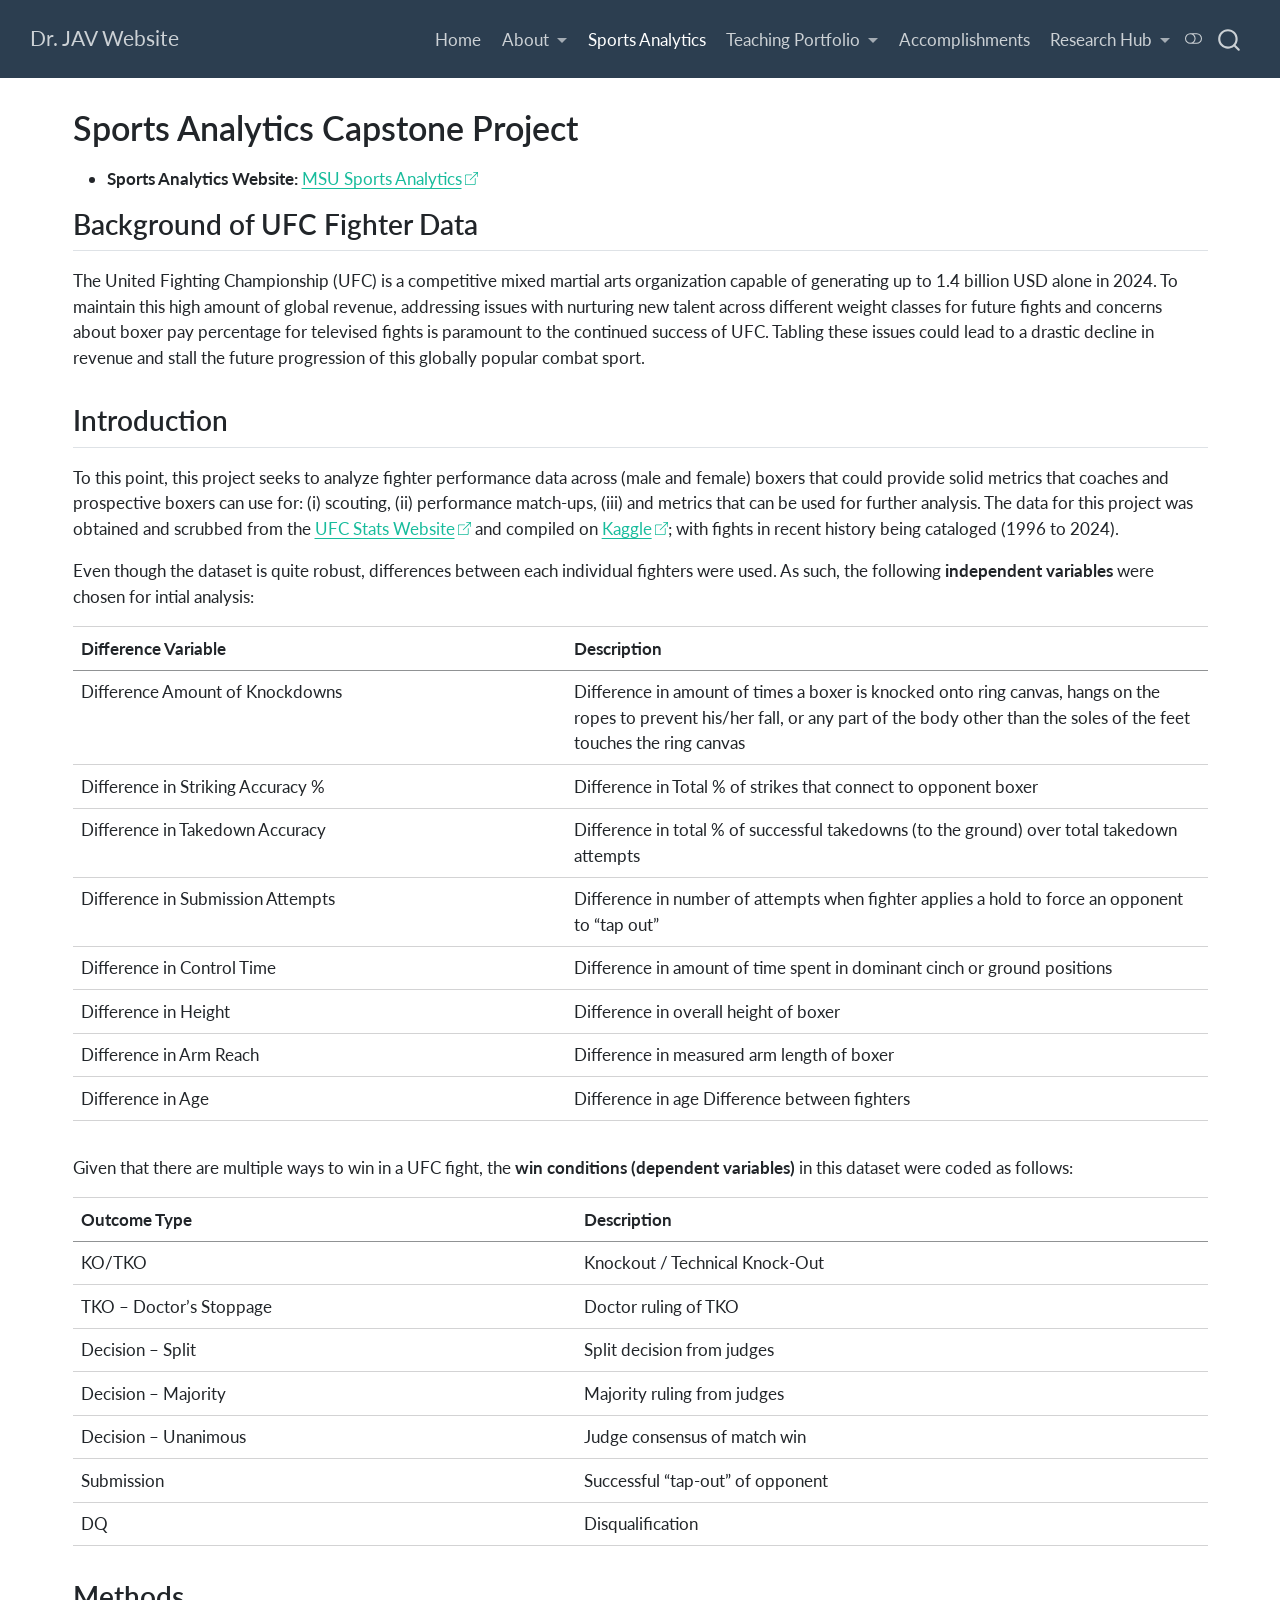
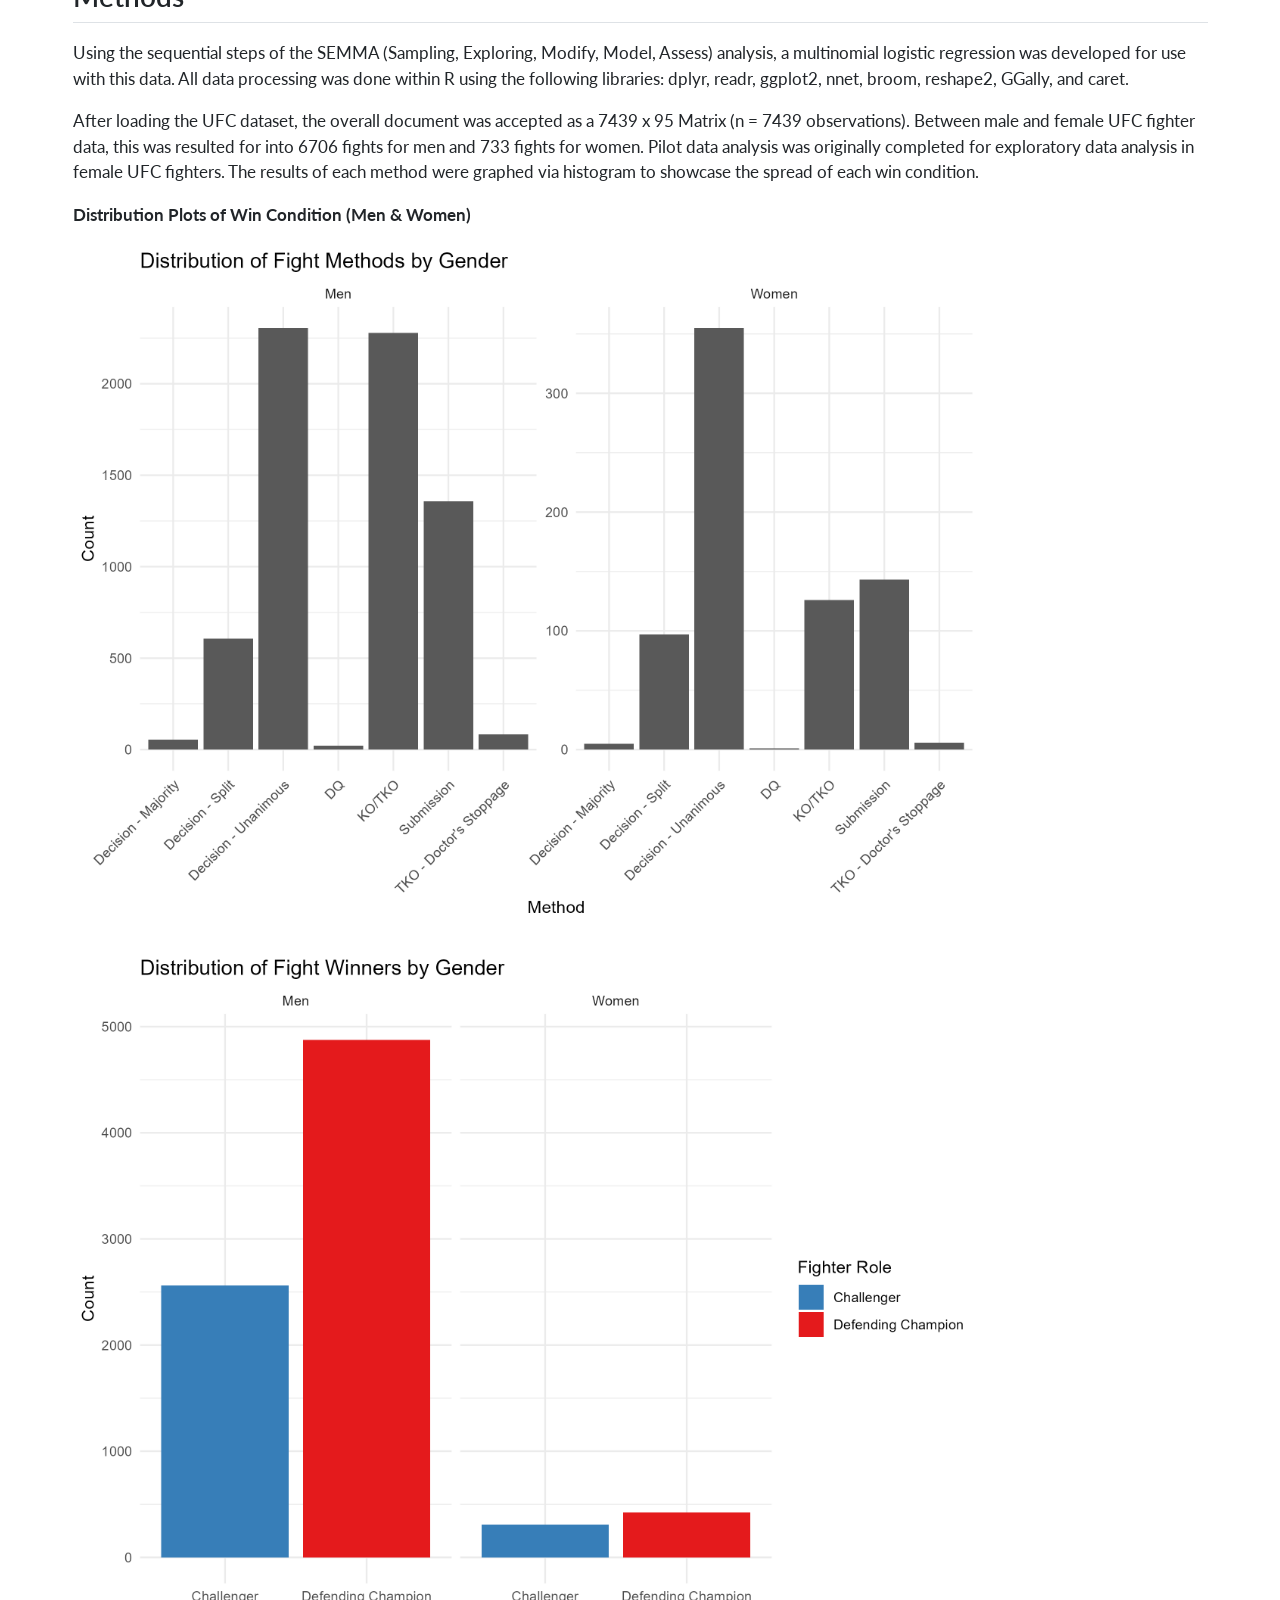
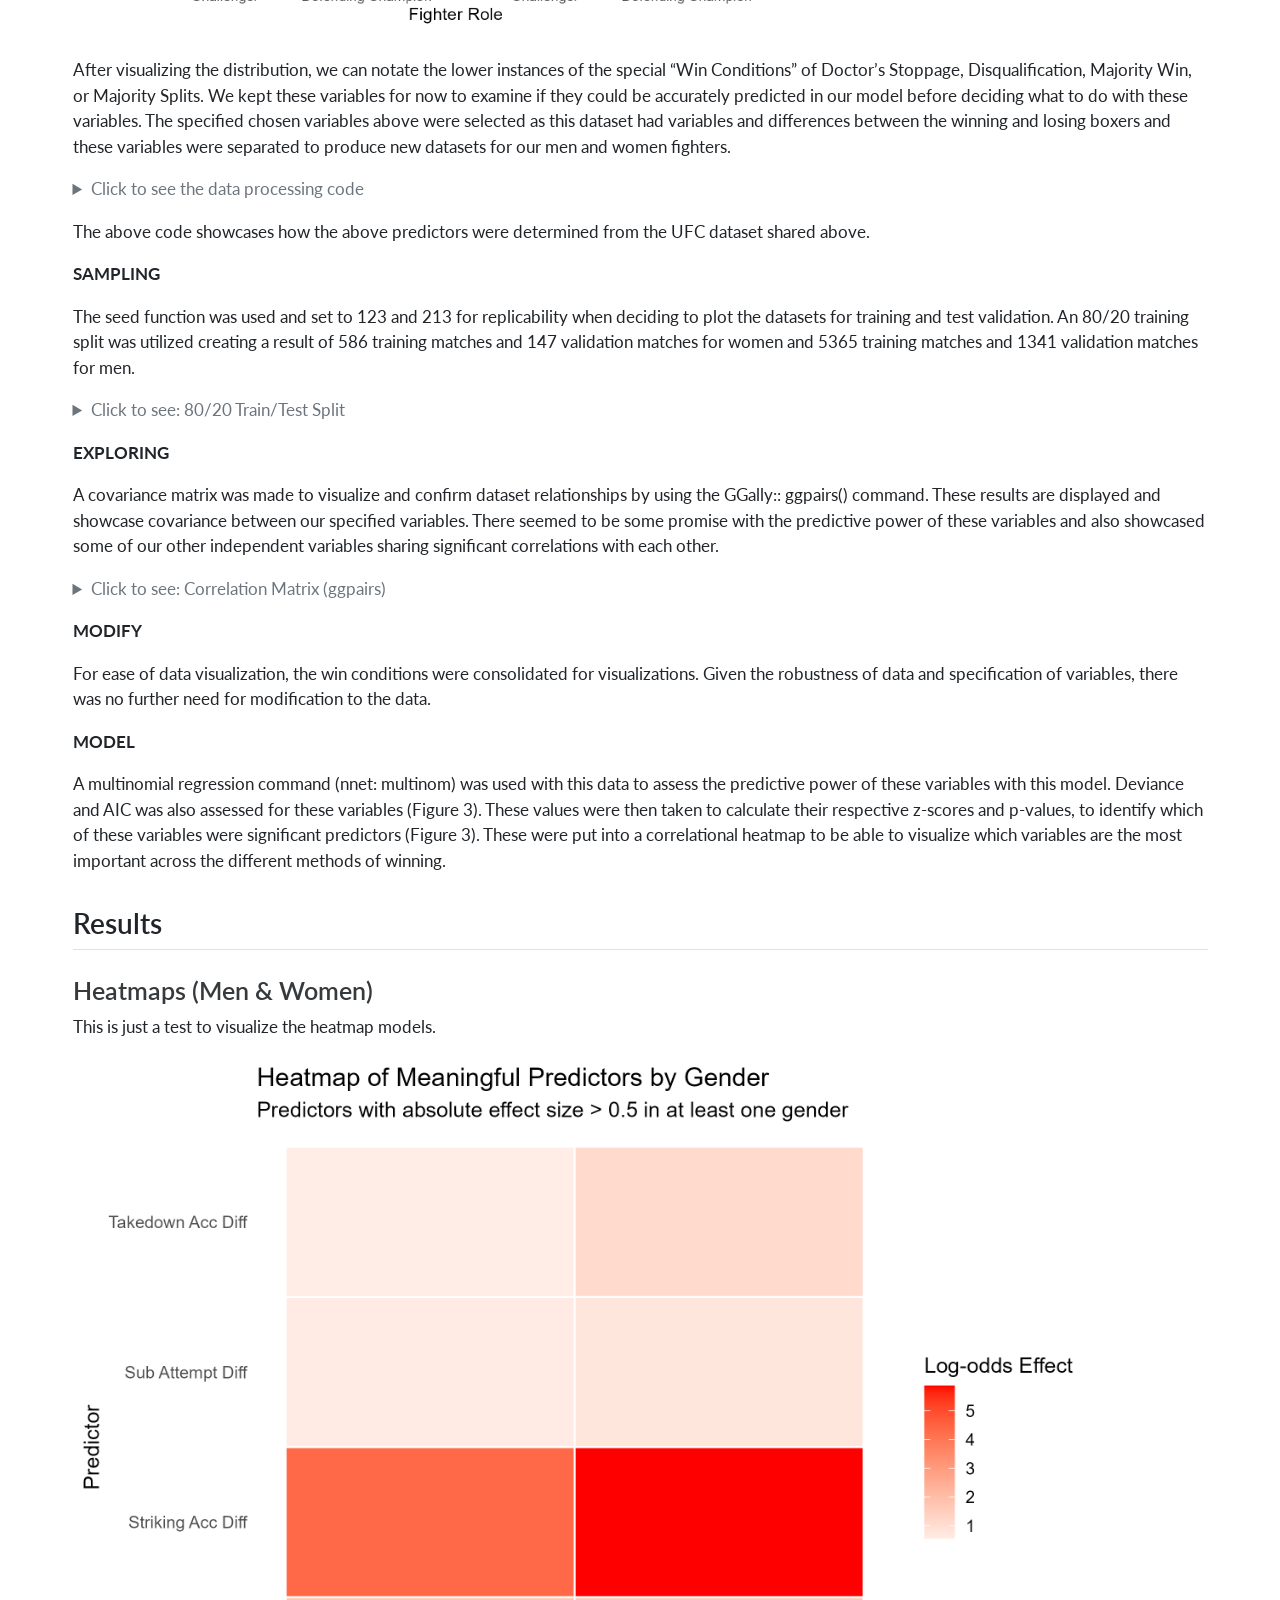
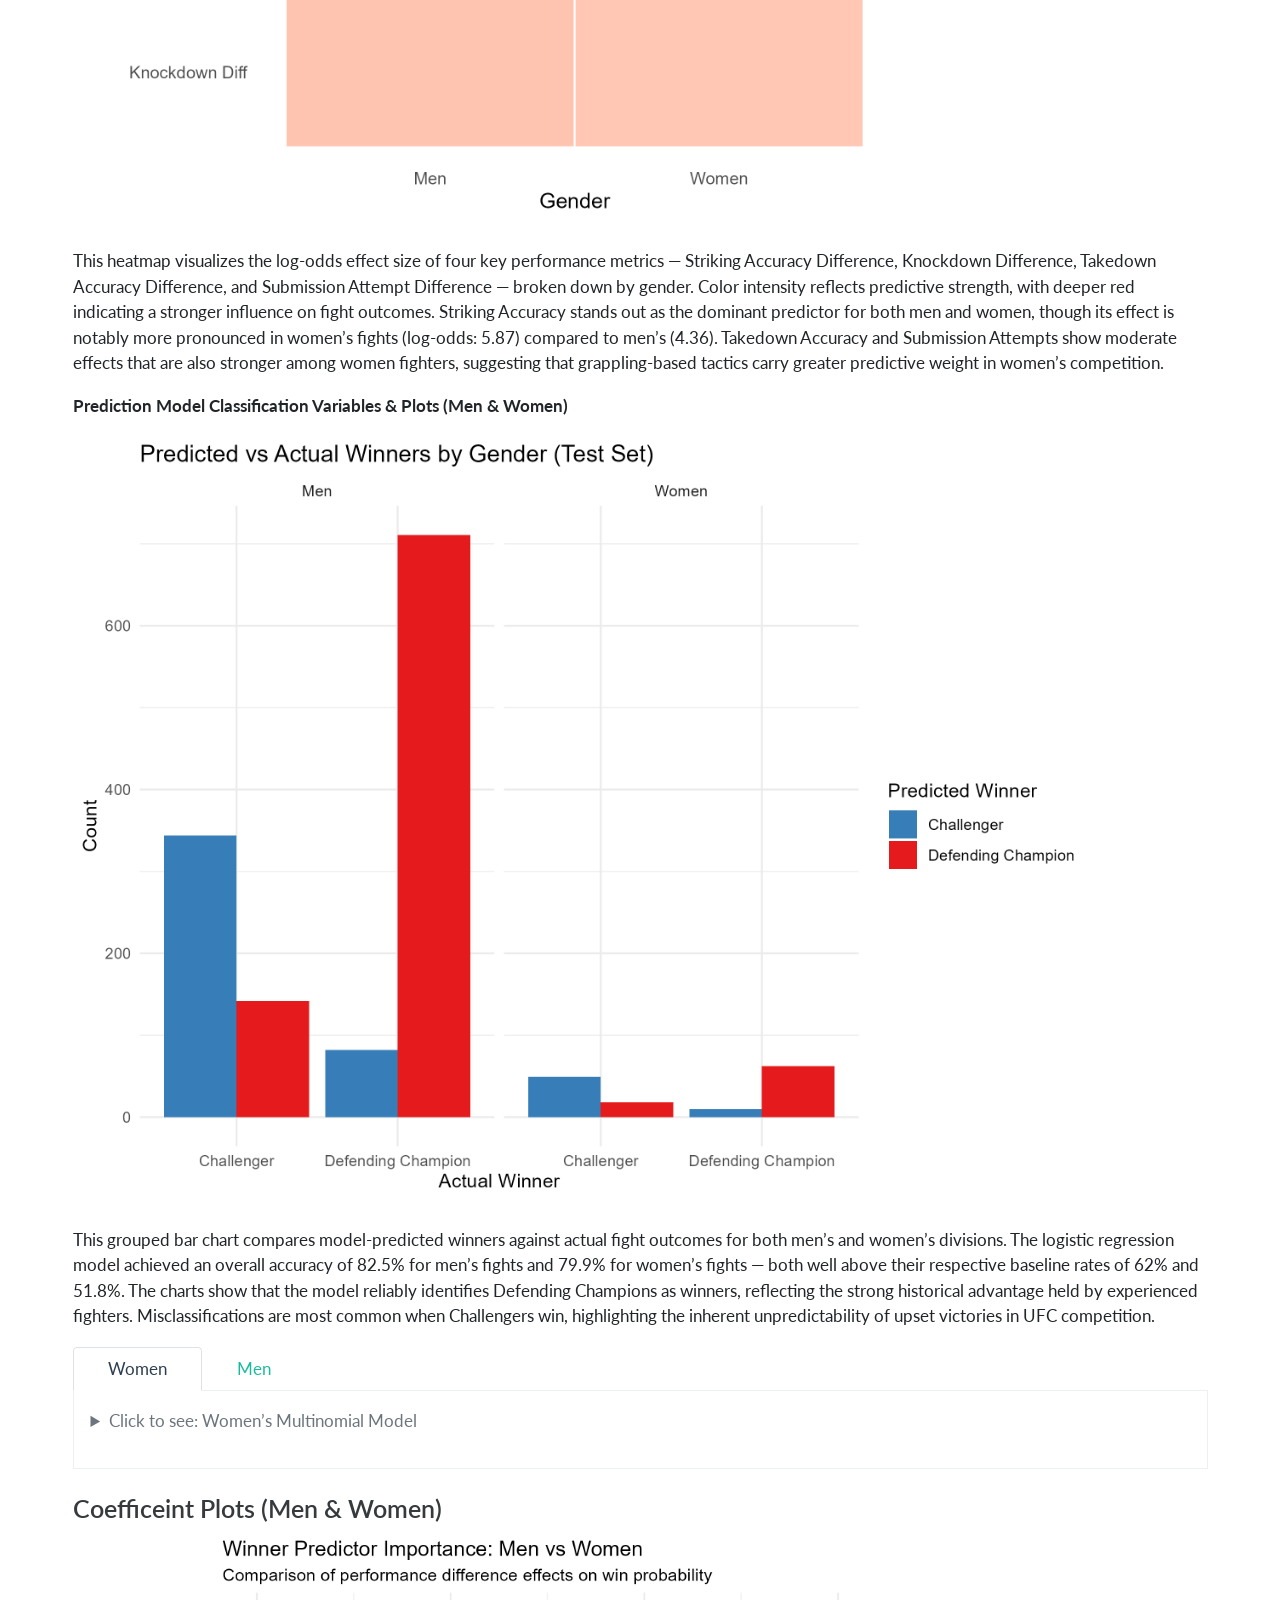
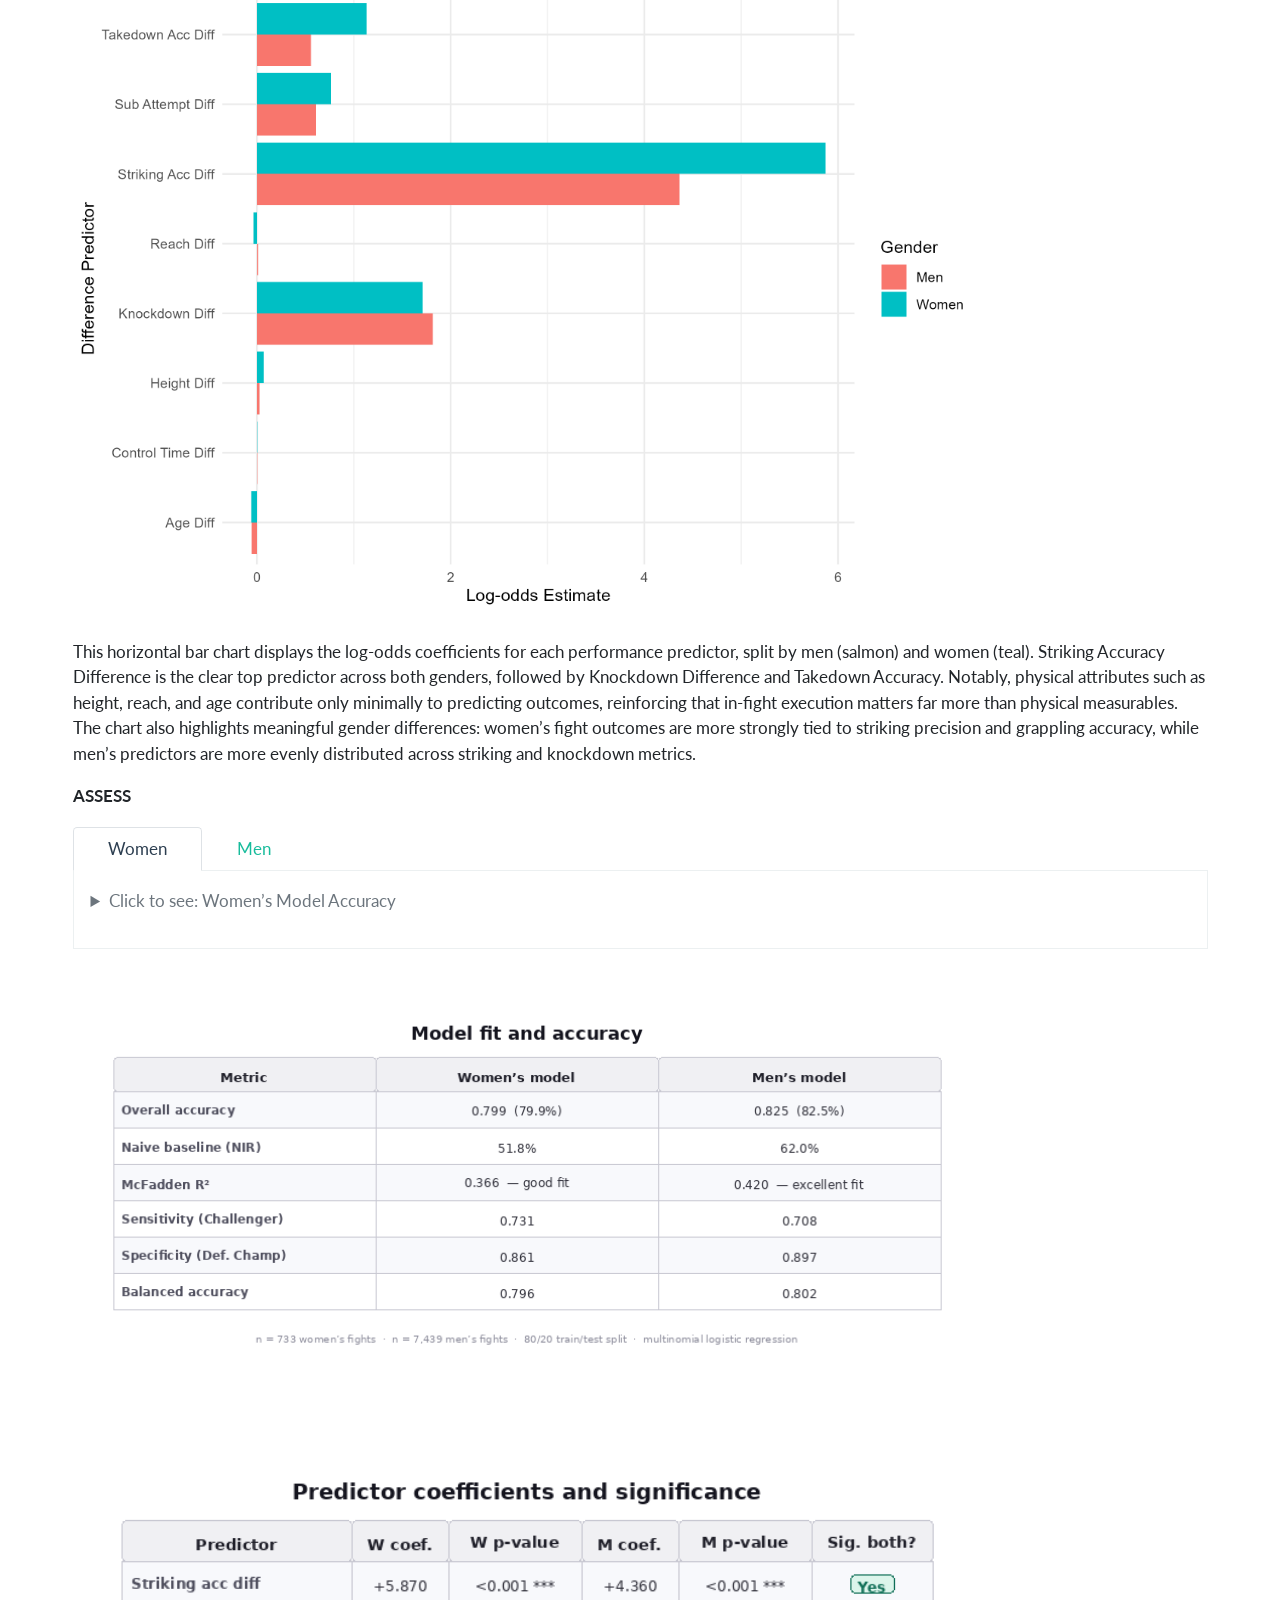
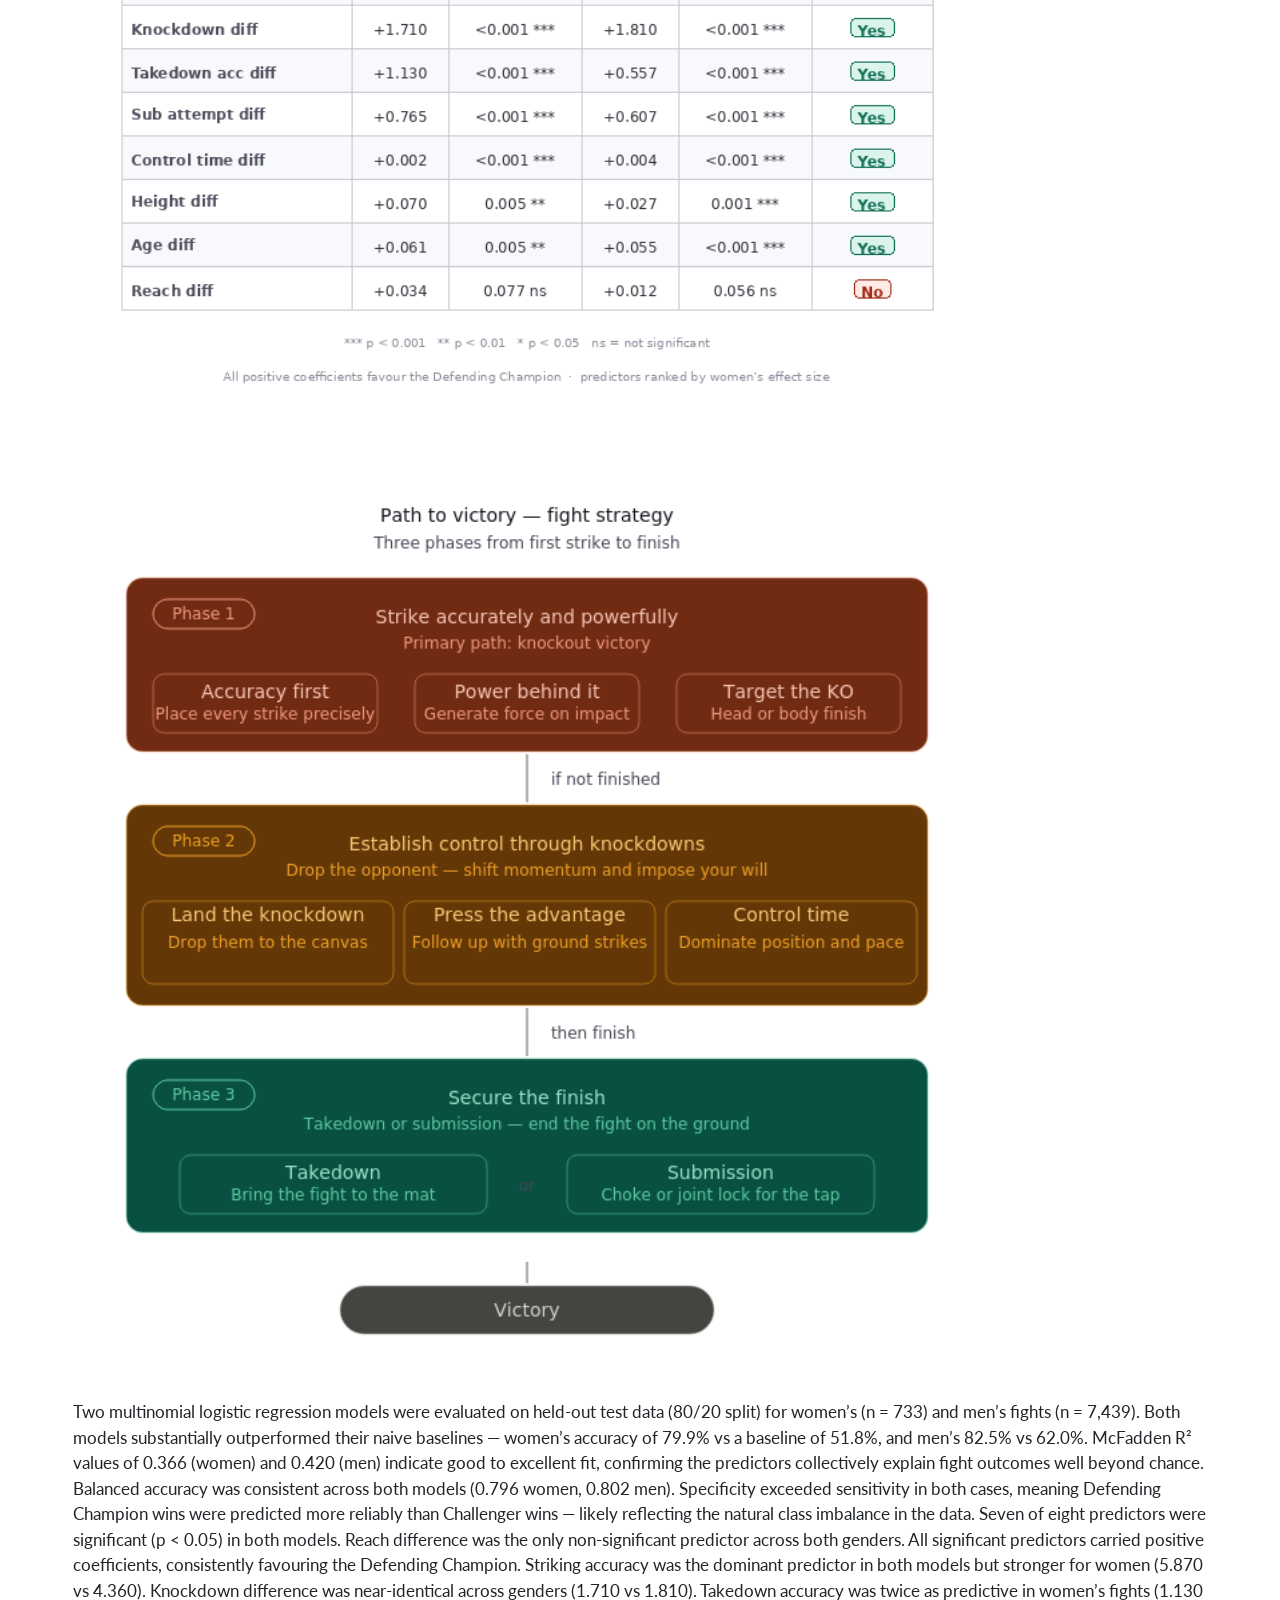
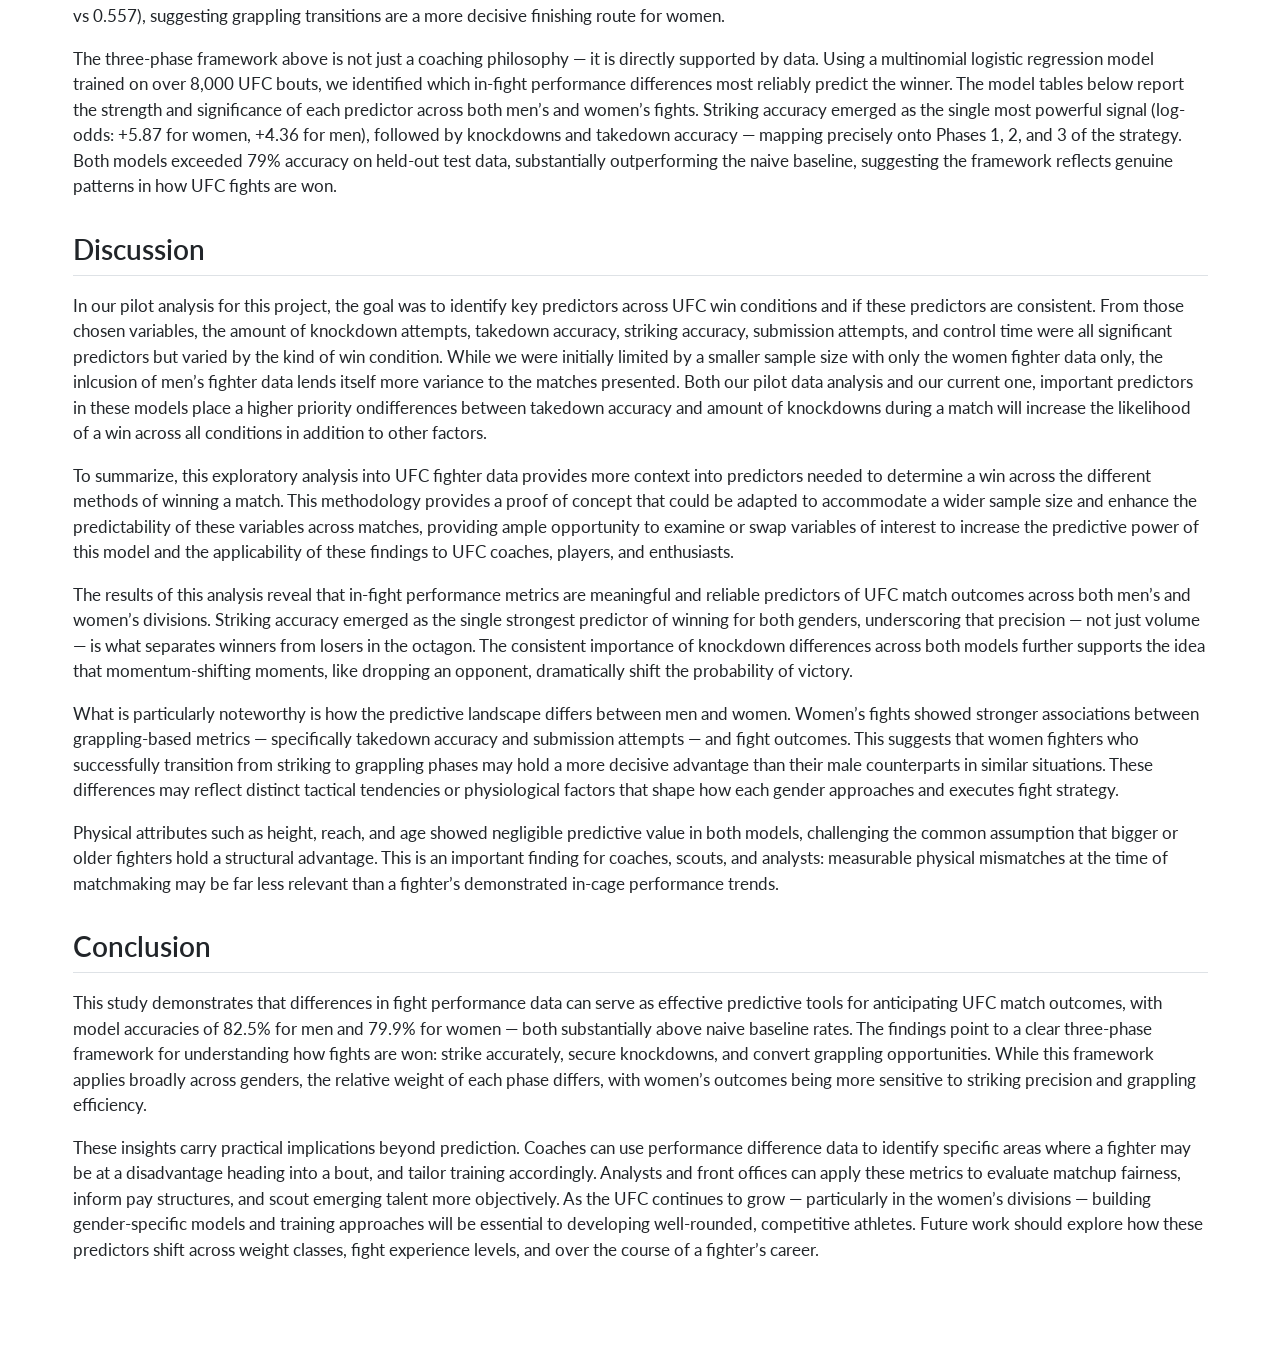
<file: sports_analytics.html>
<!DOCTYPE html>
<html xmlns="http://www.w3.org/1999/xhtml" lang="en" xml:lang="en"><head>

<meta charset="utf-8">
<meta name="generator" content="quarto-1.8.27">

<meta name="viewport" content="width=device-width, initial-scale=1.0, user-scalable=yes">


<title>Sports Analytics Capstone Project – Dr.&nbsp;JAV Website</title>
<style>
code{white-space: pre-wrap;}
span.smallcaps{font-variant: small-caps;}
div.columns{display: flex; gap: min(4vw, 1.5em);}
div.column{flex: auto; overflow-x: auto;}
div.hanging-indent{margin-left: 1.5em; text-indent: -1.5em;}
ul.task-list{list-style: none;}
ul.task-list li input[type="checkbox"] {
  width: 0.8em;
  margin: 0 0.8em 0.2em -1em; /* quarto-specific, see https://github.com/quarto-dev/quarto-cli/issues/4556 */ 
  vertical-align: middle;
}
/* CSS for syntax highlighting */
html { -webkit-text-size-adjust: 100%; }
pre > code.sourceCode { white-space: pre; position: relative; }
pre > code.sourceCode > span { display: inline-block; line-height: 1.25; }
pre > code.sourceCode > span:empty { height: 1.2em; }
.sourceCode { overflow: visible; }
code.sourceCode > span { color: inherit; text-decoration: inherit; }
div.sourceCode { margin: 1em 0; }
pre.sourceCode { margin: 0; }
@media screen {
div.sourceCode { overflow: auto; }
}
@media print {
pre > code.sourceCode { white-space: pre-wrap; }
pre > code.sourceCode > span { text-indent: -5em; padding-left: 5em; }
}
pre.numberSource code
  { counter-reset: source-line 0; }
pre.numberSource code > span
  { position: relative; left: -4em; counter-increment: source-line; }
pre.numberSource code > span > a:first-child::before
  { content: counter(source-line);
    position: relative; left: -1em; text-align: right; vertical-align: baseline;
    border: none; display: inline-block;
    -webkit-touch-callout: none; -webkit-user-select: none;
    -khtml-user-select: none; -moz-user-select: none;
    -ms-user-select: none; user-select: none;
    padding: 0 4px; width: 4em;
  }
pre.numberSource { margin-left: 3em;  padding-left: 4px; }
div.sourceCode
  {   }
@media screen {
pre > code.sourceCode > span > a:first-child::before { text-decoration: underline; }
}
</style>


<script src="site_libs/quarto-nav/quarto-nav.js"></script>
<script src="site_libs/quarto-nav/headroom.min.js"></script>
<script src="site_libs/clipboard/clipboard.min.js"></script>
<script src="site_libs/quarto-search/autocomplete.umd.js"></script>
<script src="site_libs/quarto-search/fuse.min.js"></script>
<script src="site_libs/quarto-search/quarto-search.js"></script>
<meta name="quarto:offset" content="./">
<script src="site_libs/quarto-html/quarto.js" type="module"></script>
<script src="site_libs/quarto-html/tabsets/tabsets.js" type="module"></script>
<script src="site_libs/quarto-html/axe/axe-check.js" type="module"></script>
<script src="site_libs/quarto-html/popper.min.js"></script>
<script src="site_libs/quarto-html/tippy.umd.min.js"></script>
<script src="site_libs/quarto-html/anchor.min.js"></script>
<link href="site_libs/quarto-html/tippy.css" rel="stylesheet">
<link href="site_libs/quarto-html/quarto-syntax-highlighting-ed96de9b727972fe78a7b5d16c58bf87.css" rel="stylesheet" class="quarto-color-scheme" id="quarto-text-highlighting-styles">
<link href="site_libs/quarto-html/quarto-syntax-highlighting-dark-4d9afe2b8d18ee9fa5d0d57b5ed4214d.css" rel="stylesheet" class="quarto-color-scheme quarto-color-alternate" id="quarto-text-highlighting-styles">
<link href="site_libs/quarto-html/quarto-syntax-highlighting-ed96de9b727972fe78a7b5d16c58bf87.css" rel="stylesheet" class="quarto-color-scheme-extra" id="quarto-text-highlighting-styles">
<script src="site_libs/bootstrap/bootstrap.min.js"></script>
<link href="site_libs/bootstrap/bootstrap-icons.css" rel="stylesheet">
<link href="site_libs/bootstrap/bootstrap-ffa9a6279353761231ec249df0a7fdd3.min.css" rel="stylesheet" append-hash="true" class="quarto-color-scheme" id="quarto-bootstrap" data-mode="light">
<link href="site_libs/bootstrap/bootstrap-dark-24772959a0e306aba8d7698078628ce7.min.css" rel="stylesheet" append-hash="true" class="quarto-color-scheme quarto-color-alternate" id="quarto-bootstrap" data-mode="dark">
<link href="site_libs/bootstrap/bootstrap-ffa9a6279353761231ec249df0a7fdd3.min.css" rel="stylesheet" append-hash="true" class="quarto-color-scheme-extra" id="quarto-bootstrap" data-mode="light">
<script id="quarto-search-options" type="application/json">{
  "location": "navbar",
  "copy-button": false,
  "collapse-after": 3,
  "panel-placement": "end",
  "type": "overlay",
  "limit": 50,
  "keyboard-shortcut": [
    "f",
    "/",
    "s"
  ],
  "show-item-context": false,
  "language": {
    "search-no-results-text": "No results",
    "search-matching-documents-text": "matching documents",
    "search-copy-link-title": "Copy link to search",
    "search-hide-matches-text": "Hide additional matches",
    "search-more-match-text": "more match in this document",
    "search-more-matches-text": "more matches in this document",
    "search-clear-button-title": "Clear",
    "search-text-placeholder": "",
    "search-detached-cancel-button-title": "Cancel",
    "search-submit-button-title": "Submit",
    "search-label": "Search"
  }
}</script>


<link rel="stylesheet" href="styles.css">
</head>

<body class="nav-fixed quarto-light"><script id="quarto-html-before-body" type="application/javascript">
    const toggleBodyColorMode = (bsSheetEl) => {
      const mode = bsSheetEl.getAttribute("data-mode");
      const bodyEl = window.document.querySelector("body");
      if (mode === "dark") {
        bodyEl.classList.add("quarto-dark");
        bodyEl.classList.remove("quarto-light");
      } else {
        bodyEl.classList.add("quarto-light");
        bodyEl.classList.remove("quarto-dark");
      }
    }
    const toggleBodyColorPrimary = () => {
      const bsSheetEl = window.document.querySelector("link#quarto-bootstrap:not([rel=disabled-stylesheet])");
      if (bsSheetEl) {
        toggleBodyColorMode(bsSheetEl);
      }
    }
    const setColorSchemeToggle = (alternate) => {
      const toggles = window.document.querySelectorAll('.quarto-color-scheme-toggle');
      for (let i=0; i < toggles.length; i++) {
        const toggle = toggles[i];
        if (toggle) {
          if (alternate) {
            toggle.classList.add("alternate");
          } else {
            toggle.classList.remove("alternate");
          }
        }
      }
    };
    const toggleColorMode = (alternate) => {
      // Switch the stylesheets
      const primaryStylesheets = window.document.querySelectorAll('link.quarto-color-scheme:not(.quarto-color-alternate)');
      const alternateStylesheets = window.document.querySelectorAll('link.quarto-color-scheme.quarto-color-alternate');
      manageTransitions('#quarto-margin-sidebar .nav-link', false);
      if (alternate) {
        // note: dark is layered on light, we don't disable primary!
        enableStylesheet(alternateStylesheets);
        for (const sheetNode of alternateStylesheets) {
          if (sheetNode.id === "quarto-bootstrap") {
            toggleBodyColorMode(sheetNode);
          }
        }
      } else {
        disableStylesheet(alternateStylesheets);
        enableStylesheet(primaryStylesheets)
        toggleBodyColorPrimary();
      }
      manageTransitions('#quarto-margin-sidebar .nav-link', true);
      // Switch the toggles
      setColorSchemeToggle(alternate)
      // Hack to workaround the fact that safari doesn't
      // properly recolor the scrollbar when toggling (#1455)
      if (navigator.userAgent.indexOf('Safari') > 0 && navigator.userAgent.indexOf('Chrome') == -1) {
        manageTransitions("body", false);
        window.scrollTo(0, 1);
        setTimeout(() => {
          window.scrollTo(0, 0);
          manageTransitions("body", true);
        }, 40);
      }
    }
    const disableStylesheet = (stylesheets) => {
      for (let i=0; i < stylesheets.length; i++) {
        const stylesheet = stylesheets[i];
        stylesheet.rel = 'disabled-stylesheet';
      }
    }
    const enableStylesheet = (stylesheets) => {
      for (let i=0; i < stylesheets.length; i++) {
        const stylesheet = stylesheets[i];
        if(stylesheet.rel !== 'stylesheet') { // for Chrome, which will still FOUC without this check
          stylesheet.rel = 'stylesheet';
        }
      }
    }
    const manageTransitions = (selector, allowTransitions) => {
      const els = window.document.querySelectorAll(selector);
      for (let i=0; i < els.length; i++) {
        const el = els[i];
        if (allowTransitions) {
          el.classList.remove('notransition');
        } else {
          el.classList.add('notransition');
        }
      }
    }
    const isFileUrl = () => {
      return window.location.protocol === 'file:';
    }
    const hasAlternateSentinel = () => {
      let styleSentinel = getColorSchemeSentinel();
      if (styleSentinel !== null) {
        return styleSentinel === "alternate";
      } else {
        return false;
      }
    }
    const setStyleSentinel = (alternate) => {
      const value = alternate ? "alternate" : "default";
      if (!isFileUrl()) {
        window.localStorage.setItem("quarto-color-scheme", value);
      } else {
        localAlternateSentinel = value;
      }
    }
    const getColorSchemeSentinel = () => {
      if (!isFileUrl()) {
        const storageValue = window.localStorage.getItem("quarto-color-scheme");
        return storageValue != null ? storageValue : localAlternateSentinel;
      } else {
        return localAlternateSentinel;
      }
    }
    const toggleGiscusIfUsed = (isAlternate, darkModeDefault) => {
      const baseTheme = document.querySelector('#giscus-base-theme')?.value ?? 'light';
      const alternateTheme = document.querySelector('#giscus-alt-theme')?.value ?? 'dark';
      let newTheme = '';
      if(authorPrefersDark) {
        newTheme = isAlternate ? baseTheme : alternateTheme;
      } else {
        newTheme = isAlternate ? alternateTheme : baseTheme;
      }
      const changeGiscusTheme = () => {
        // From: https://github.com/giscus/giscus/issues/336
        const sendMessage = (message) => {
          const iframe = document.querySelector('iframe.giscus-frame');
          if (!iframe) return;
          iframe.contentWindow.postMessage({ giscus: message }, 'https://giscus.app');
        }
        sendMessage({
          setConfig: {
            theme: newTheme
          }
        });
      }
      const isGiscussLoaded = window.document.querySelector('iframe.giscus-frame') !== null;
      if (isGiscussLoaded) {
        changeGiscusTheme();
      }
    };
    const authorPrefersDark = false;
    const queryPrefersDark = window.matchMedia('(prefers-color-scheme: dark)');
    const darkModeDefault = queryPrefersDark.matches;
      document.querySelector('link#quarto-text-highlighting-styles.quarto-color-scheme-extra').rel = 'disabled-stylesheet';
      document.querySelector('link#quarto-bootstrap.quarto-color-scheme-extra').rel = 'disabled-stylesheet';
    let localAlternateSentinel = darkModeDefault ? 'alternate' : 'default';
    // Dark / light mode switch
    window.quartoToggleColorScheme = () => {
      // Read the current dark / light value
      let toAlternate = !hasAlternateSentinel();
      toggleColorMode(toAlternate);
      setStyleSentinel(toAlternate);
      toggleGiscusIfUsed(toAlternate, darkModeDefault);
      window.dispatchEvent(new Event('resize'));
    };
    queryPrefersDark.addEventListener("change", e => {
      if(window.localStorage.getItem("quarto-color-scheme") !== null)
        return;
      const alternate = e.matches
      toggleColorMode(alternate);
      localAlternateSentinel = e.matches ? 'alternate' : 'default'; // this is used alongside local storage!
      toggleGiscusIfUsed(alternate, darkModeDefault);
    });
    // Switch to dark mode if need be
    if (hasAlternateSentinel()) {
      toggleColorMode(true);
    } else {
      toggleColorMode(false);
    }
  </script>

<div id="quarto-search-results"></div>
  <header id="quarto-header" class="headroom fixed-top">
    <nav class="navbar navbar-expand-lg " data-bs-theme="dark">
      <div class="navbar-container container-fluid">
      <div class="navbar-brand-container mx-auto">
    <a class="navbar-brand" href="./index.html">
    <span class="navbar-title">Dr.&nbsp;JAV Website</span>
    </a>
  </div>
            <div id="quarto-search" class="" title="Search"></div>
          <button class="navbar-toggler" type="button" data-bs-toggle="collapse" data-bs-target="#navbarCollapse" aria-controls="navbarCollapse" role="menu" aria-expanded="false" aria-label="Toggle navigation" onclick="if (window.quartoToggleHeadroom) { window.quartoToggleHeadroom(); }">
  <span class="navbar-toggler-icon"></span>
</button>
          <div class="collapse navbar-collapse" id="navbarCollapse">
            <ul class="navbar-nav navbar-nav-scroll ms-auto">
  <li class="nav-item">
    <a class="nav-link" href="./index.html"> 
<span class="menu-text">Home</span></a>
  </li>  
  <li class="nav-item dropdown ">
    <a class="nav-link dropdown-toggle" href="#" id="nav-menu-about" role="link" data-bs-toggle="dropdown" aria-expanded="false">
 <span class="menu-text">About</span>
    </a>
    <ul class="dropdown-menu dropdown-menu-end" aria-labelledby="nav-menu-about">    
        <li>
    <a class="dropdown-item" href="./about.html">
 <span class="dropdown-text">Get to Know Me</span></a>
  </li>  
        <li>
    <a class="dropdown-item" href="./accomplishments.html">
 <span class="dropdown-text">Accomplishments</span></a>
  </li>  
    </ul>
  </li>
  <li class="nav-item">
    <a class="nav-link active" href="./sports_analytics.html" aria-current="page"> 
<span class="menu-text">Sports Analytics</span></a>
  </li>  
  <li class="nav-item dropdown ">
    <a class="nav-link dropdown-toggle" href="#" id="nav-menu-teaching-portfolio" role="link" data-bs-toggle="dropdown" aria-expanded="false">
 <span class="menu-text">Teaching Portfolio</span>
    </a>
    <ul class="dropdown-menu dropdown-menu-end" aria-labelledby="nav-menu-teaching-portfolio">    
        <li>
    <a class="dropdown-item" href="./teaching_portfolio.html">
 <span class="dropdown-text">Overview</span></a>
  </li>  
        <li>
    <a class="dropdown-item" href="./CCT_ePortfolio.html">
 <span class="dropdown-text">CCT ePortfolio</span></a>
  </li>  
    </ul>
  </li>
  <li class="nav-item">
    <a class="nav-link" href="./accomplishments.html"> 
<span class="menu-text">Accomplishments</span></a>
  </li>  
  <li class="nav-item dropdown ">
    <a class="nav-link dropdown-toggle" href="#" id="nav-menu-research-hub" role="link" data-bs-toggle="dropdown" aria-expanded="false">
 <span class="menu-text">Research Hub</span>
    </a>
    <ul class="dropdown-menu dropdown-menu-end" aria-labelledby="nav-menu-research-hub">    
        <li>
    <a class="dropdown-item" href="./research_hub.html">
 <span class="dropdown-text">Overview</span></a>
  </li>  
        <li>
    <a class="dropdown-item" href="./labs.html">
 <span class="dropdown-text">Lab Affiliations</span></a>
  </li>  
        <li>
    <a class="dropdown-item" href="./publications.html">
 <span class="dropdown-text">Publications</span></a>
  </li>  
    </ul>
  </li>
</ul>
          </div> <!-- /navcollapse -->
            <div class="quarto-navbar-tools">
  <a href="" class="quarto-color-scheme-toggle quarto-navigation-tool  px-1" onclick="window.quartoToggleColorScheme(); return false;" title="Toggle dark mode"><i class="bi"></i></a>
</div>
      </div> <!-- /container-fluid -->
    </nav>
</header>
<!-- content -->
<div id="quarto-content" class="quarto-container page-columns page-rows-contents page-layout-full page-navbar">
<!-- sidebar -->
<!-- margin-sidebar -->
    
<!-- main -->
<main class="content column-page" id="quarto-document-content">


<header id="title-block-header" class="quarto-title-block default">
<div class="quarto-title">
<h1 class="title">Sports Analytics Capstone Project</h1>
</div>



<div class="quarto-title-meta column-page">

    
  
    
  </div>
  


</header>


<ul>
<li><strong>Sports Analytics Website:</strong> <a href="https://msusportsanalytics.com/">MSU Sports Analytics</a></li>
</ul>
<section id="background-of-ufc-fighter-data" class="level2">
<h2 class="anchored" data-anchor-id="background-of-ufc-fighter-data">Background of UFC Fighter Data</h2>
<p>The United Fighting Championship (UFC) is a competitive mixed martial arts organization capable of generating up to 1.4 billion USD alone in 2024. To maintain this high amount of global revenue, addressing issues with nurturing new talent across different weight classes for future fights and concerns about boxer pay percentage for televised fights is paramount to the continued success of UFC. Tabling these issues could lead to a drastic decline in revenue and stall the future progression of this globally popular combat sport.</p>
<!-- Describe the background of your project here. What is the context? -->
</section>
<section id="introduction" class="level2">
<h2 class="anchored" data-anchor-id="introduction">Introduction</h2>
<p>To this point, this project seeks to analyze fighter performance data across (male and female) boxers that could provide solid metrics that coaches and prospective boxers can use for: (i) scouting, (ii) performance match-ups, (iii) and metrics that can be used for further analysis. The data for this project was obtained and scrubbed from the <a href="http://www.ufcstats.com/statistics/events/completed">UFC Stats Website</a> and compiled on <a href="https://www.kaggle.com/datasets/maksbasher/ufc-complete-dataset-all-events-1996-2024">Kaggle</a>; with fights in recent history being cataloged (1996 to 2024).</p>
<p>Even though the dataset is quite robust, differences between each individual fighters were used. As such, the following <strong>independent variables</strong> were chosen for intial analysis:</p>
<table class="caption-top table">
<colgroup>
<col style="width: 43%">
<col style="width: 56%">
</colgroup>
<thead>
<tr class="header">
<th style="text-align: left;">Difference Variable</th>
<th style="text-align: left;">Description</th>
</tr>
</thead>
<tbody>
<tr class="odd">
<td style="text-align: left;">Difference Amount of Knockdowns</td>
<td style="text-align: left;">Difference in amount of times a boxer is knocked onto ring canvas, hangs on the ropes to prevent his/her fall, or any part of the body other than the soles of the feet touches the ring canvas</td>
</tr>
<tr class="even">
<td style="text-align: left;">Difference in Striking Accuracy %</td>
<td style="text-align: left;">Difference in Total % of strikes that connect to opponent boxer</td>
</tr>
<tr class="odd">
<td style="text-align: left;">Difference in Takedown Accuracy</td>
<td style="text-align: left;">Difference in total % of successful takedowns (to the ground) over total takedown attempts</td>
</tr>
<tr class="even">
<td style="text-align: left;">Difference in Submission Attempts</td>
<td style="text-align: left;">Difference in number of attempts when fighter applies a hold to force an opponent to “tap out”</td>
</tr>
<tr class="odd">
<td style="text-align: left;">Difference in Control Time</td>
<td style="text-align: left;">Difference in amount of time spent in dominant cinch or ground positions</td>
</tr>
<tr class="even">
<td style="text-align: left;">Difference in Height</td>
<td style="text-align: left;">Difference in overall height of boxer</td>
</tr>
<tr class="odd">
<td style="text-align: left;">Difference in Arm Reach</td>
<td style="text-align: left;">Difference in measured arm length of boxer</td>
</tr>
<tr class="even">
<td style="text-align: left;">Difference in Age</td>
<td style="text-align: left;">Difference in age Difference between fighters</td>
</tr>
</tbody>
</table>
<p><br> Given that there are multiple ways to win in a UFC fight, the <strong>win conditions (dependent variables)</strong> in this dataset were coded as follows: <br></p>
<table class="caption-top table">
<thead>
<tr class="header">
<th style="text-align: left;">Outcome Type</th>
<th style="text-align: left;">Description</th>
</tr>
</thead>
<tbody>
<tr class="odd">
<td style="text-align: left;">KO/TKO</td>
<td style="text-align: left;">Knockout / Technical Knock-Out</td>
</tr>
<tr class="even">
<td style="text-align: left;">TKO – Doctor’s Stoppage</td>
<td style="text-align: left;">Doctor ruling of TKO</td>
</tr>
<tr class="odd">
<td style="text-align: left;">Decision – Split</td>
<td style="text-align: left;">Split decision from judges</td>
</tr>
<tr class="even">
<td style="text-align: left;">Decision – Majority</td>
<td style="text-align: left;">Majority ruling from judges</td>
</tr>
<tr class="odd">
<td style="text-align: left;">Decision – Unanimous</td>
<td style="text-align: left;">Judge consensus of match win</td>
</tr>
<tr class="even">
<td style="text-align: left;">Submission</td>
<td style="text-align: left;">Successful “tap-out” of opponent</td>
</tr>
<tr class="odd">
<td style="text-align: left;">DQ</td>
<td style="text-align: left;">Disqualification</td>
</tr>
</tbody>
</table>
<!-- Introduce your project. What are the main questions you are addressing? -->
</section>
<section id="methods" class="level2">
<h2 class="anchored" data-anchor-id="methods">Methods</h2>
<p>Using the sequential steps of the SEMMA (Sampling, Exploring, Modify, Model, Assess) analysis, a multinomial logistic regression was developed for use with this data. All data processing was done within R using the following libraries: dplyr, readr, ggplot2, nnet, broom, reshape2, GGally, and caret.</p>
<p>After loading the UFC dataset, the overall document was accepted as a 7439 x 95 Matrix (n = 7439 observations). Between male and female UFC fighter data, this was resulted for into 6706 fights for men and 733 fights for women. Pilot data analysis was originally completed for exploratory data analysis in female UFC fighters. The results of each method were graphed via histogram to showcase the spread of each win condition.</p>
<p><strong>Distribution Plots of Win Condition (Men &amp; Women)</strong></p>
<div class="cell">
<div class="cell-output-display">
<div>
<figure class="figure">
<p><img src="figures/Fig01_combined_method_distribution.png" class="img-fluid figure-img" style="width:80.0%"></p>
</figure>
</div>
</div>
<div class="cell-output-display">
<div>
<figure class="figure">
<p><img src="figures/Fig04_combined_winner_distribution.png" class="img-fluid figure-img" style="width:80.0%"></p>
</figure>
</div>
</div>
</div>
<p>After visualizing the distribution, we can notate the lower instances of the special “Win Conditions” of Doctor’s Stoppage, Disqualification, Majority Win, or Majority Splits. We kept these variables for now to examine if they could be accurately predicted in our model before deciding what to do with these variables. The specified chosen variables above were selected as this dataset had variables and differences between the winning and losing boxers and these variables were separated to produce new datasets for our men and women fighters.</p>
<div class="cell">
<details class="code-fold">
<summary>Click to see the data processing code</summary>
<div class="code-copy-outer-scaffold"><div class="sourceCode cell-code" id="cb1"><pre class="sourceCode r code-with-copy"><code class="sourceCode r"><span id="cb1-1"><a href="#cb1-1" aria-hidden="true" tabindex="-1"></a>(</span>
<span id="cb1-2"><a href="#cb1-2" aria-hidden="true" tabindex="-1"></a>      <span class="at">kd_diff       =</span> <span class="st">"Knockdown Diff"</span>,</span>
<span id="cb1-3"><a href="#cb1-3" aria-hidden="true" tabindex="-1"></a>      <span class="at">str_acc_diff  =</span> <span class="st">"Striking Acc Diff"</span>,</span>
<span id="cb1-4"><a href="#cb1-4" aria-hidden="true" tabindex="-1"></a>      <span class="at">sub_att_diff  =</span> <span class="st">"Sub Attempt Diff"</span>,</span>
<span id="cb1-5"><a href="#cb1-5" aria-hidden="true" tabindex="-1"></a>      <span class="at">td_acc_diff   =</span> <span class="st">"Takedown Acc Diff"</span>,</span>
<span id="cb1-6"><a href="#cb1-6" aria-hidden="true" tabindex="-1"></a>      <span class="at">ctrl_sec_diff =</span> <span class="st">"Control Time Diff"</span>,</span>
<span id="cb1-7"><a href="#cb1-7" aria-hidden="true" tabindex="-1"></a>      <span class="at">height_diff   =</span> <span class="st">"Height Diff"</span>,</span>
<span id="cb1-8"><a href="#cb1-8" aria-hidden="true" tabindex="-1"></a>      <span class="at">reach_diff    =</span> <span class="st">"Reach Diff"</span>,</span>
<span id="cb1-9"><a href="#cb1-9" aria-hidden="true" tabindex="-1"></a>      <span class="at">age_diff      =</span> <span class="st">"Age Diff"</span>,</span>
<span id="cb1-10"><a href="#cb1-10" aria-hidden="true" tabindex="-1"></a>    ),</span>
<span id="cb1-11"><a href="#cb1-11" aria-hidden="true" tabindex="-1"></a>    direction <span class="ot">=</span> <span class="fu">ifelse</span>(estimate <span class="sc">&gt;</span> <span class="dv">0</span>,</span>
<span id="cb1-12"><a href="#cb1-12" aria-hidden="true" tabindex="-1"></a>                       <span class="st">"Positive (Defending Champion advantage)"</span>,</span>
<span id="cb1-13"><a href="#cb1-13" aria-hidden="true" tabindex="-1"></a>                       <span class="st">"Negative (Challenger advantage)"</span>)</span></code></pre></div><button title="Copy to Clipboard" class="code-copy-button"><i class="bi"></i></button></div>
</details>
</div>
<p>The above code showcases how the above predictors were determined from the UFC dataset shared above.</p>
<p><strong>SAMPLING</strong></p>
<p>The seed function was used and set to 123 and 213 for replicability when deciding to plot the datasets for training and test validation. An 80/20 training split was utilized creating a result of 586 training matches and 147 validation matches for women and 5365 training matches and 1341 validation matches for men.</p>
<div class="cell">
<details class="code-fold">
<summary>Click to see: 80/20 Train/Test Split</summary>
<div class="code-copy-outer-scaffold"><div class="sourceCode cell-code" id="cb2"><pre class="sourceCode r code-with-copy"><code class="sourceCode r"><span id="cb2-1"><a href="#cb2-1" aria-hidden="true" tabindex="-1"></a><span class="co"># Women</span></span>
<span id="cb2-2"><a href="#cb2-2" aria-hidden="true" tabindex="-1"></a><span class="fu">set.seed</span>(<span class="dv">123</span>)</span>
<span id="cb2-3"><a href="#cb2-3" aria-hidden="true" tabindex="-1"></a>n         <span class="ot">&lt;-</span> <span class="fu">nrow</span>(women_diff_data)</span>
<span id="cb2-4"><a href="#cb2-4" aria-hidden="true" tabindex="-1"></a>train_idx <span class="ot">&lt;-</span> <span class="fu">sample</span>(<span class="dv">1</span><span class="sc">:</span>n, <span class="at">size =</span> <span class="fl">0.8</span> <span class="sc">*</span> n)</span>
<span id="cb2-5"><a href="#cb2-5" aria-hidden="true" tabindex="-1"></a>train_w   <span class="ot">&lt;-</span> women_diff_data[train_idx, ]</span>
<span id="cb2-6"><a href="#cb2-6" aria-hidden="true" tabindex="-1"></a>test_w    <span class="ot">&lt;-</span> women_diff_data[<span class="sc">-</span>train_idx, ]</span>
<span id="cb2-7"><a href="#cb2-7" aria-hidden="true" tabindex="-1"></a></span>
<span id="cb2-8"><a href="#cb2-8" aria-hidden="true" tabindex="-1"></a><span class="co"># Men</span></span>
<span id="cb2-9"><a href="#cb2-9" aria-hidden="true" tabindex="-1"></a><span class="fu">set.seed</span>(<span class="dv">213</span>)</span>
<span id="cb2-10"><a href="#cb2-10" aria-hidden="true" tabindex="-1"></a>n_men       <span class="ot">&lt;-</span> <span class="fu">nrow</span>(men_diff_data)</span>
<span id="cb2-11"><a href="#cb2-11" aria-hidden="true" tabindex="-1"></a>train_idx_m <span class="ot">&lt;-</span> <span class="fu">sample</span>(<span class="dv">1</span><span class="sc">:</span>n_men, <span class="at">size =</span> <span class="fl">0.8</span> <span class="sc">*</span> n_men)</span>
<span id="cb2-12"><a href="#cb2-12" aria-hidden="true" tabindex="-1"></a>train_m     <span class="ot">&lt;-</span> men_diff_data[train_idx_m, ]</span>
<span id="cb2-13"><a href="#cb2-13" aria-hidden="true" tabindex="-1"></a>test_m      <span class="ot">&lt;-</span> men_diff_data[<span class="sc">-</span>train_idx_m, ]</span></code></pre></div><button title="Copy to Clipboard" class="code-copy-button"><i class="bi"></i></button></div>
</details>
</div>
<p><strong>EXPLORING</strong></p>
<p>A covariance matrix was made to visualize and confirm dataset relationships by using the GGally:: ggpairs() command. These results are displayed and showcase covariance between our specified variables. There seemed to be some promise with the predictive power of these variables and also showcased some of our other independent variables sharing significant correlations with each other.</p>
<div class="cell">
<details class="code-fold">
<summary>Click to see: Correlation Matrix (ggpairs)</summary>
<div class="code-copy-outer-scaffold"><div class="sourceCode cell-code" id="cb3"><pre class="sourceCode r code-with-copy"><code class="sourceCode r"><span id="cb3-1"><a href="#cb3-1" aria-hidden="true" tabindex="-1"></a><span class="co"># Women</span></span>
<span id="cb3-2"><a href="#cb3-2" aria-hidden="true" tabindex="-1"></a><span class="fu">ggpairs</span>(women_diff_data, <span class="fu">aes</span>(<span class="at">color =</span> winner, <span class="at">alpha =</span> <span class="fl">0.5</span>))</span>
<span id="cb3-3"><a href="#cb3-3" aria-hidden="true" tabindex="-1"></a></span>
<span id="cb3-4"><a href="#cb3-4" aria-hidden="true" tabindex="-1"></a><span class="co"># Men</span></span>
<span id="cb3-5"><a href="#cb3-5" aria-hidden="true" tabindex="-1"></a><span class="fu">ggpairs</span>(men_diff_data, <span class="fu">aes</span>(<span class="at">color =</span> winner, <span class="at">alpha =</span> <span class="fl">0.5</span>))</span></code></pre></div><button title="Copy to Clipboard" class="code-copy-button"><i class="bi"></i></button></div>
</details>
</div>
<p><strong>MODIFY</strong></p>
<p>For ease of data visualization, the win conditions were consolidated for visualizations. Given the robustness of data and specification of variables, there was no further need for modification to the data.</p>
<p><strong>MODEL</strong></p>
<p>A multinomial regression command (nnet: multinom) was used with this data to assess the predictive power of these variables with this model. Deviance and AIC was also assessed for these variables (Figure 3). These values were then taken to calculate their respective z-scores and p-values, to identify which of these variables were significant predictors (Figure 3). These were put into a correlational heatmap to be able to visualize which variables are the most important across the different methods of winning.</p>
</section>
<section id="results" class="level2">
<h2 class="anchored" data-anchor-id="results">Results</h2>
<section id="heatmaps-men-women" class="level3">
<h3 class="anchored" data-anchor-id="heatmaps-men-women">Heatmaps (Men &amp; Women)</h3>
<p>This is just a test to visualize the heatmap models.</p>
<div class="cell">
<div class="cell-output-display">
<div>
<figure class="figure">
<p><img src="figures/Fig08_combined_winner_heatmap_filtered.png" class="img-fluid figure-img" style="width:90.0%"></p>
</figure>
</div>
</div>
</div>
<p>This heatmap visualizes the log-odds effect size of four key performance metrics — Striking Accuracy Difference, Knockdown Difference, Takedown Accuracy Difference, and Submission Attempt Difference — broken down by gender. Color intensity reflects predictive strength, with deeper red indicating a stronger influence on fight outcomes. Striking Accuracy stands out as the dominant predictor for both men and women, though its effect is notably more pronounced in women’s fights (log-odds: 5.87) compared to men’s (4.36). Takedown Accuracy and Submission Attempts show moderate effects that are also stronger among women fighters, suggesting that grappling-based tactics carry greater predictive weight in women’s competition.</p>
<p><strong>Prediction Model Classification Variables &amp; Plots (Men &amp; Women)</strong></p>
<div class="cell">
<div class="cell-output-display">
<div>
<figure class="figure">
<p><img src="figures/Fig05_combined_predicted_vs_actual_winner.png" class="img-fluid figure-img" style="width:90.0%"></p>
</figure>
</div>
</div>
</div>
<p>This grouped bar chart compares model-predicted winners against actual fight outcomes for both men’s and women’s divisions. The logistic regression model achieved an overall accuracy of 82.5% for men’s fights and 79.9% for women’s fights — both well above their respective baseline rates of 62% and 51.8%. The charts show that the model reliably identifies Defending Champions as winners, reflecting the strong historical advantage held by experienced fighters. Misclassifications are most common when Challengers win, highlighting the inherent unpredictability of upset victories in UFC competition.</p>
<div class="tabset-margin-container"></div><div class="panel-tabset">
<ul class="nav nav-tabs" role="tablist"><li class="nav-item" role="presentation"><a class="nav-link active" id="tabset-1-1-tab" data-bs-toggle="tab" data-bs-target="#tabset-1-1" role="tab" aria-controls="tabset-1-1" aria-selected="true" href="">Women</a></li><li class="nav-item" role="presentation"><a class="nav-link" id="tabset-1-2-tab" data-bs-toggle="tab" data-bs-target="#tabset-1-2" role="tab" aria-controls="tabset-1-2" aria-selected="false" href="">Men</a></li></ul>
<div class="tab-content">
<div id="tabset-1-1" class="tab-pane active" role="tabpanel" aria-labelledby="tabset-1-1-tab">
<div class="cell">
<details class="code-fold">
<summary>Click to see: Women’s Multinomial Model</summary>
<div class="code-copy-outer-scaffold"><div class="sourceCode cell-code" id="cb4"><pre class="sourceCode r code-with-copy"><code class="sourceCode r"><span id="cb4-1"><a href="#cb4-1" aria-hidden="true" tabindex="-1"></a>winner_model_w <span class="ot">&lt;-</span> <span class="fu">multinom</span>(</span>
<span id="cb4-2"><a href="#cb4-2" aria-hidden="true" tabindex="-1"></a>  winner <span class="sc">~</span> kd_diff <span class="sc">+</span> str_acc_diff <span class="sc">+</span> sub_att_diff <span class="sc">+</span></span>
<span id="cb4-3"><a href="#cb4-3" aria-hidden="true" tabindex="-1"></a>    td_acc_diff <span class="sc">+</span> ctrl_sec_diff <span class="sc">+</span> height_diff <span class="sc">+</span></span>
<span id="cb4-4"><a href="#cb4-4" aria-hidden="true" tabindex="-1"></a>    reach_diff <span class="sc">+</span> age_diff,</span>
<span id="cb4-5"><a href="#cb4-5" aria-hidden="true" tabindex="-1"></a>  <span class="at">data =</span> train_w</span>
<span id="cb4-6"><a href="#cb4-6" aria-hidden="true" tabindex="-1"></a>)</span>
<span id="cb4-7"><a href="#cb4-7" aria-hidden="true" tabindex="-1"></a></span>
<span id="cb4-8"><a href="#cb4-8" aria-hidden="true" tabindex="-1"></a>coef_mat <span class="ot">&lt;-</span> <span class="fu">summary</span>(winner_model_w)<span class="sc">$</span>coefficients</span>
<span id="cb4-9"><a href="#cb4-9" aria-hidden="true" tabindex="-1"></a>se_mat   <span class="ot">&lt;-</span> <span class="fu">summary</span>(winner_model_w)<span class="sc">$</span>standard.errors</span>
<span id="cb4-10"><a href="#cb4-10" aria-hidden="true" tabindex="-1"></a>z_values <span class="ot">&lt;-</span> coef_mat <span class="sc">/</span> se_mat</span>
<span id="cb4-11"><a href="#cb4-11" aria-hidden="true" tabindex="-1"></a>p_values <span class="ot">&lt;-</span> <span class="dv">2</span> <span class="sc">*</span> (<span class="dv">1</span> <span class="sc">-</span> <span class="fu">pnorm</span>(<span class="fu">abs</span>(z_values)))</span></code></pre></div><button title="Copy to Clipboard" class="code-copy-button"><i class="bi"></i></button></div>
</details>
</div>
</div>
<div id="tabset-1-2" class="tab-pane" role="tabpanel" aria-labelledby="tabset-1-2-tab">
<div class="cell">
<details class="code-fold">
<summary>Click to see: Men’s Multinomial Model</summary>
<div class="code-copy-outer-scaffold"><div class="sourceCode cell-code" id="cb5"><pre class="sourceCode r code-with-copy"><code class="sourceCode r"><span id="cb5-1"><a href="#cb5-1" aria-hidden="true" tabindex="-1"></a>winner_model_m <span class="ot">&lt;-</span> <span class="fu">multinom</span>(</span>
<span id="cb5-2"><a href="#cb5-2" aria-hidden="true" tabindex="-1"></a>  winner <span class="sc">~</span> kd_diff <span class="sc">+</span> str_acc_diff <span class="sc">+</span> sub_att_diff <span class="sc">+</span></span>
<span id="cb5-3"><a href="#cb5-3" aria-hidden="true" tabindex="-1"></a>    td_acc_diff <span class="sc">+</span> ctrl_sec_diff <span class="sc">+</span> height_diff <span class="sc">+</span></span>
<span id="cb5-4"><a href="#cb5-4" aria-hidden="true" tabindex="-1"></a>    reach_diff <span class="sc">+</span> age_diff,</span>
<span id="cb5-5"><a href="#cb5-5" aria-hidden="true" tabindex="-1"></a>  <span class="at">data =</span> train_m</span>
<span id="cb5-6"><a href="#cb5-6" aria-hidden="true" tabindex="-1"></a>)</span>
<span id="cb5-7"><a href="#cb5-7" aria-hidden="true" tabindex="-1"></a></span>
<span id="cb5-8"><a href="#cb5-8" aria-hidden="true" tabindex="-1"></a>coef_mat_m <span class="ot">&lt;-</span> <span class="fu">summary</span>(winner_model_m)<span class="sc">$</span>coefficients</span>
<span id="cb5-9"><a href="#cb5-9" aria-hidden="true" tabindex="-1"></a>se_mat_m   <span class="ot">&lt;-</span> <span class="fu">summary</span>(winner_model_m)<span class="sc">$</span>standard.errors</span>
<span id="cb5-10"><a href="#cb5-10" aria-hidden="true" tabindex="-1"></a>z_values_m <span class="ot">&lt;-</span> coef_mat_m <span class="sc">/</span> se_mat_m</span>
<span id="cb5-11"><a href="#cb5-11" aria-hidden="true" tabindex="-1"></a>p_values_m <span class="ot">&lt;-</span> <span class="dv">2</span> <span class="sc">*</span> (<span class="dv">1</span> <span class="sc">-</span> <span class="fu">pnorm</span>(<span class="fu">abs</span>(z_values_m)))</span></code></pre></div><button title="Copy to Clipboard" class="code-copy-button"><i class="bi"></i></button></div>
</details>
</div>
</div>
</div>
</div>
</section>
<section id="coefficeint-plots-men-women" class="level3">
<h3 class="anchored" data-anchor-id="coefficeint-plots-men-women">Coefficeint Plots (Men &amp; Women)</h3>
<div class="cell">
<div class="cell-output-display">
<div>
<figure class="figure">
<p><img src="figures/Fig07_combined_winner_coefficients.png" class="img-fluid figure-img" style="width:80.0%"></p>
</figure>
</div>
</div>
</div>
<p>This horizontal bar chart displays the log-odds coefficients for each performance predictor, split by men (salmon) and women (teal). Striking Accuracy Difference is the clear top predictor across both genders, followed by Knockdown Difference and Takedown Accuracy. Notably, physical attributes such as height, reach, and age contribute only minimally to predicting outcomes, reinforcing that in-fight execution matters far more than physical measurables. The chart also highlights meaningful gender differences: women’s fight outcomes are more strongly tied to striking precision and grappling accuracy, while men’s predictors are more evenly distributed across striking and knockdown metrics.</p>
<p><strong>ASSESS</strong></p>
<div class="tabset-margin-container"></div><div class="panel-tabset">
<ul class="nav nav-tabs" role="tablist"><li class="nav-item" role="presentation"><a class="nav-link active" id="tabset-2-1-tab" data-bs-toggle="tab" data-bs-target="#tabset-2-1" role="tab" aria-controls="tabset-2-1" aria-selected="true" href="">Women</a></li><li class="nav-item" role="presentation"><a class="nav-link" id="tabset-2-2-tab" data-bs-toggle="tab" data-bs-target="#tabset-2-2" role="tab" aria-controls="tabset-2-2" aria-selected="false" href="">Men</a></li></ul>
<div class="tab-content">
<div id="tabset-2-1" class="tab-pane active" role="tabpanel" aria-labelledby="tabset-2-1-tab">
<div class="cell">
<details class="code-fold">
<summary>Click to see: Women’s Model Accuracy</summary>
<div class="code-copy-outer-scaffold"><div class="sourceCode cell-code" id="cb6"><pre class="sourceCode r code-with-copy"><code class="sourceCode r"><span id="cb6-1"><a href="#cb6-1" aria-hidden="true" tabindex="-1"></a>pred_test_w <span class="ot">&lt;-</span> <span class="fu">predict</span>(winner_model_w, <span class="at">newdata =</span> test_w, <span class="at">type =</span> <span class="st">"class"</span>)</span>
<span id="cb6-2"><a href="#cb6-2" aria-hidden="true" tabindex="-1"></a>cm_w        <span class="ot">&lt;-</span> <span class="fu">confusionMatrix</span>(<span class="at">data =</span> pred_test_w, <span class="at">reference =</span> test_w<span class="sc">$</span>winner)</span>
<span id="cb6-3"><a href="#cb6-3" aria-hidden="true" tabindex="-1"></a></span>
<span id="cb6-4"><a href="#cb6-4" aria-hidden="true" tabindex="-1"></a>null_model_w  <span class="ot">&lt;-</span> <span class="fu">multinom</span>(winner <span class="sc">~</span> <span class="dv">1</span>, <span class="at">data =</span> train_w, <span class="at">trace =</span> <span class="cn">FALSE</span>)</span>
<span id="cb6-5"><a href="#cb6-5" aria-hidden="true" tabindex="-1"></a>McFadden_R2_w <span class="ot">&lt;-</span> <span class="dv">1</span> <span class="sc">-</span> (<span class="fu">as.numeric</span>(<span class="fu">logLik</span>(winner_model_w)) <span class="sc">/</span> <span class="fu">as.numeric</span>(<span class="fu">logLik</span>(null_model_w)))</span></code></pre></div><button title="Copy to Clipboard" class="code-copy-button"><i class="bi"></i></button></div>
</details>
</div>
</div>
<div id="tabset-2-2" class="tab-pane" role="tabpanel" aria-labelledby="tabset-2-2-tab">
<div class="cell">
<details class="code-fold">
<summary>Click to see: Men’s Model Accuracy</summary>
<div class="code-copy-outer-scaffold"><div class="sourceCode cell-code" id="cb7"><pre class="sourceCode r code-with-copy"><code class="sourceCode r"><span id="cb7-1"><a href="#cb7-1" aria-hidden="true" tabindex="-1"></a>pred_test_m <span class="ot">&lt;-</span> <span class="fu">predict</span>(winner_model_m, <span class="at">newdata =</span> test_m, <span class="at">type =</span> <span class="st">"class"</span>)</span>
<span id="cb7-2"><a href="#cb7-2" aria-hidden="true" tabindex="-1"></a>cm_m        <span class="ot">&lt;-</span> <span class="fu">confusionMatrix</span>(<span class="at">data =</span> pred_test_m, <span class="at">reference =</span> test_m<span class="sc">$</span>winner)</span>
<span id="cb7-3"><a href="#cb7-3" aria-hidden="true" tabindex="-1"></a></span>
<span id="cb7-4"><a href="#cb7-4" aria-hidden="true" tabindex="-1"></a>null_model_m  <span class="ot">&lt;-</span> <span class="fu">multinom</span>(winner <span class="sc">~</span> <span class="dv">1</span>, <span class="at">data =</span> train_m, <span class="at">trace =</span> <span class="cn">FALSE</span>)</span>
<span id="cb7-5"><a href="#cb7-5" aria-hidden="true" tabindex="-1"></a>McFadden_R2_m <span class="ot">&lt;-</span> <span class="dv">1</span> <span class="sc">-</span> (<span class="fu">as.numeric</span>(<span class="fu">logLik</span>(winner_model_m)) <span class="sc">/</span> <span class="fu">as.numeric</span>(<span class="fu">logLik</span>(null_model_m)))</span></code></pre></div><button title="Copy to Clipboard" class="code-copy-button"><i class="bi"></i></button></div>
</details>
</div>
</div>
</div>
</div>
<div class="cell">
<div class="cell-output-display">
<div>
<figure class="figure">
<p><img src="figures/table1_model_fit.png" class="img-fluid figure-img" style="width:80.0%"></p>
</figure>
</div>
</div>
<div class="cell-output-display">
<div>
<figure class="figure">
<p><img src="figures/table2_predictors.png" class="img-fluid figure-img" style="width:80.0%"></p>
</figure>
</div>
</div>
<div class="cell-output-display">
<div>
<figure class="figure">
<p><img src="figures/ufc_strategy_white_bg.png" class="img-fluid figure-img" style="width:80.0%"></p>
</figure>
</div>
</div>
</div>
<!-- Present your results here. Use plots and tables to visualize your data. -->
<p>Two multinomial logistic regression models were evaluated on held-out test data (80/20 split) for women’s (n = 733) and men’s fights (n = 7,439). Both models substantially outperformed their naive baselines — women’s accuracy of 79.9% vs a baseline of 51.8%, and men’s 82.5% vs 62.0%. McFadden R² values of 0.366 (women) and 0.420 (men) indicate good to excellent fit, confirming the predictors collectively explain fight outcomes well beyond chance. Balanced accuracy was consistent across both models (0.796 women, 0.802 men). Specificity exceeded sensitivity in both cases, meaning Defending Champion wins were predicted more reliably than Challenger wins — likely reflecting the natural class imbalance in the data. Seven of eight predictors were significant (p &lt; 0.05) in both models. Reach difference was the only non-significant predictor across both genders. All significant predictors carried positive coefficients, consistently favouring the Defending Champion. Striking accuracy was the dominant predictor in both models but stronger for women (5.870 vs 4.360). Knockdown difference was near-identical across genders (1.710 vs 1.810). Takedown accuracy was twice as predictive in women’s fights (1.130 vs 0.557), suggesting grappling transitions are a more decisive finishing route for women.</p>
<p>The three-phase framework above is not just a coaching philosophy — it is directly supported by data. Using a multinomial logistic regression model trained on over 8,000 UFC bouts, we identified which in-fight performance differences most reliably predict the winner. The model tables below report the strength and significance of each predictor across both men’s and women’s fights. Striking accuracy emerged as the single most powerful signal (log-odds: +5.87 for women, +4.36 for men), followed by knockdowns and takedown accuracy — mapping precisely onto Phases 1, 2, and 3 of the strategy. Both models exceeded 79% accuracy on held-out test data, substantially outperforming the naive baseline, suggesting the framework reflects genuine patterns in how UFC fights are won.</p>
</section>
</section>
<section id="discussion" class="level2">
<h2 class="anchored" data-anchor-id="discussion">Discussion</h2>
<p>In our pilot analysis for this project, the goal was to identify key predictors across UFC win conditions and if these predictors are consistent. From those chosen variables, the amount of knockdown attempts, takedown accuracy, striking accuracy, submission attempts, and control time were all significant predictors but varied by the kind of win condition. While we were initially limited by a smaller sample size with only the women fighter data only, the inlcusion of men’s fighter data lends itself more variance to the matches presented. Both our pilot data analysis and our current one, important predictors in these models place a higher priority ondifferences between takedown accuracy and amount of knockdowns during a match will increase the likelihood of a win across all conditions in addition to other factors.</p>
<p>To summarize, this exploratory analysis into UFC fighter data provides more context into predictors needed to determine a win across the different methods of winning a match. This methodology provides a proof of concept that could be adapted to accommodate a wider sample size and enhance the predictability of these variables across matches, providing ample opportunity to examine or swap variables of interest to increase the predictive power of this model and the applicability of these findings to UFC coaches, players, and enthusiasts.</p>
<p>The results of this analysis reveal that in-fight performance metrics are meaningful and reliable predictors of UFC match outcomes across both men’s and women’s divisions. Striking accuracy emerged as the single strongest predictor of winning for both genders, underscoring that precision — not just volume — is what separates winners from losers in the octagon. The consistent importance of knockdown differences across both models further supports the idea that momentum-shifting moments, like dropping an opponent, dramatically shift the probability of victory.</p>
<p>What is particularly noteworthy is how the predictive landscape differs between men and women. Women’s fights showed stronger associations between grappling-based metrics — specifically takedown accuracy and submission attempts — and fight outcomes. This suggests that women fighters who successfully transition from striking to grappling phases may hold a more decisive advantage than their male counterparts in similar situations. These differences may reflect distinct tactical tendencies or physiological factors that shape how each gender approaches and executes fight strategy.</p>
<p>Physical attributes such as height, reach, and age showed negligible predictive value in both models, challenging the common assumption that bigger or older fighters hold a structural advantage. This is an important finding for coaches, scouts, and analysts: measurable physical mismatches at the time of matchmaking may be far less relevant than a fighter’s demonstrated in-cage performance trends.</p>
<!-- Discuss your findings, limitations, and conclusions. -->
</section>
<section id="conclusion" class="level2">
<h2 class="anchored" data-anchor-id="conclusion">Conclusion</h2>
<p>This study demonstrates that differences in fight performance data can serve as effective predictive tools for anticipating UFC match outcomes, with model accuracies of 82.5% for men and 79.9% for women — both substantially above naive baseline rates. The findings point to a clear three-phase framework for understanding how fights are won: strike accurately, secure knockdowns, and convert grappling opportunities. While this framework applies broadly across genders, the relative weight of each phase differs, with women’s outcomes being more sensitive to striking precision and grappling efficiency.</p>
<p>These insights carry practical implications beyond prediction. Coaches can use performance difference data to identify specific areas where a fighter may be at a disadvantage heading into a bout, and tailor training accordingly. Analysts and front offices can apply these metrics to evaluate matchup fairness, inform pay structures, and scout emerging talent more objectively. As the UFC continues to grow — particularly in the women’s divisions — building gender-specific models and training approaches will be essential to developing well-rounded, competitive athletes. Future work should explore how these predictors shift across weight classes, fight experience levels, and over the course of a fighter’s career.</p>


</section>

</main> <!-- /main -->
<script id="quarto-html-after-body" type="application/javascript">
  window.document.addEventListener("DOMContentLoaded", function (event) {
    // Ensure there is a toggle, if there isn't float one in the top right
    if (window.document.querySelector('.quarto-color-scheme-toggle') === null) {
      const a = window.document.createElement('a');
      a.classList.add('top-right');
      a.classList.add('quarto-color-scheme-toggle');
      a.href = "";
      a.onclick = function() { try { window.quartoToggleColorScheme(); } catch {} return false; };
      const i = window.document.createElement("i");
      i.classList.add('bi');
      a.appendChild(i);
      window.document.body.appendChild(a);
    }
    setColorSchemeToggle(hasAlternateSentinel())
    const icon = "";
    const anchorJS = new window.AnchorJS();
    anchorJS.options = {
      placement: 'right',
      icon: icon
    };
    anchorJS.add('.anchored');
    const isCodeAnnotation = (el) => {
      for (const clz of el.classList) {
        if (clz.startsWith('code-annotation-')) {                     
          return true;
        }
      }
      return false;
    }
    const onCopySuccess = function(e) {
      // button target
      const button = e.trigger;
      // don't keep focus
      button.blur();
      // flash "checked"
      button.classList.add('code-copy-button-checked');
      var currentTitle = button.getAttribute("title");
      button.setAttribute("title", "Copied!");
      let tooltip;
      if (window.bootstrap) {
        button.setAttribute("data-bs-toggle", "tooltip");
        button.setAttribute("data-bs-placement", "left");
        button.setAttribute("data-bs-title", "Copied!");
        tooltip = new bootstrap.Tooltip(button, 
          { trigger: "manual", 
            customClass: "code-copy-button-tooltip",
            offset: [0, -8]});
        tooltip.show();    
      }
      setTimeout(function() {
        if (tooltip) {
          tooltip.hide();
          button.removeAttribute("data-bs-title");
          button.removeAttribute("data-bs-toggle");
          button.removeAttribute("data-bs-placement");
        }
        button.setAttribute("title", currentTitle);
        button.classList.remove('code-copy-button-checked');
      }, 1000);
      // clear code selection
      e.clearSelection();
    }
    const getTextToCopy = function(trigger) {
      const outerScaffold = trigger.parentElement.cloneNode(true);
      const codeEl = outerScaffold.querySelector('code');
      for (const childEl of codeEl.children) {
        if (isCodeAnnotation(childEl)) {
          childEl.remove();
        }
      }
      return codeEl.innerText;
    }
    const clipboard = new window.ClipboardJS('.code-copy-button:not([data-in-quarto-modal])', {
      text: getTextToCopy
    });
    clipboard.on('success', onCopySuccess);
    if (window.document.getElementById('quarto-embedded-source-code-modal')) {
      const clipboardModal = new window.ClipboardJS('.code-copy-button[data-in-quarto-modal]', {
        text: getTextToCopy,
        container: window.document.getElementById('quarto-embedded-source-code-modal')
      });
      clipboardModal.on('success', onCopySuccess);
    }
      var localhostRegex = new RegExp(/^(?:http|https):\/\/localhost\:?[0-9]*\//);
      var mailtoRegex = new RegExp(/^mailto:/);
        var filterRegex = new RegExp("https:\/\/drjav\.github\.io");
      var isInternal = (href) => {
          return filterRegex.test(href) || localhostRegex.test(href) || mailtoRegex.test(href);
      }
      // Inspect non-navigation links and adorn them if external
     var links = window.document.querySelectorAll('a[href]:not(.nav-link):not(.navbar-brand):not(.toc-action):not(.sidebar-link):not(.sidebar-item-toggle):not(.pagination-link):not(.no-external):not([aria-hidden]):not(.dropdown-item):not(.quarto-navigation-tool):not(.about-link)');
      for (var i=0; i<links.length; i++) {
        const link = links[i];
        if (!isInternal(link.href)) {
          // undo the damage that might have been done by quarto-nav.js in the case of
          // links that we want to consider external
          if (link.dataset.originalHref !== undefined) {
            link.href = link.dataset.originalHref;
          }
            // target, if specified
            link.setAttribute("target", "_blank");
            if (link.getAttribute("rel") === null) {
              link.setAttribute("rel", "noopener");
            }
            // default icon
            link.classList.add("external");
        }
      }
    function tippyHover(el, contentFn, onTriggerFn, onUntriggerFn) {
      const config = {
        allowHTML: true,
        maxWidth: 500,
        delay: 100,
        arrow: false,
        appendTo: function(el) {
            return el.parentElement;
        },
        interactive: true,
        interactiveBorder: 10,
        theme: 'quarto',
        placement: 'bottom-start',
      };
      if (contentFn) {
        config.content = contentFn;
      }
      if (onTriggerFn) {
        config.onTrigger = onTriggerFn;
      }
      if (onUntriggerFn) {
        config.onUntrigger = onUntriggerFn;
      }
      window.tippy(el, config); 
    }
    const noterefs = window.document.querySelectorAll('a[role="doc-noteref"]');
    for (var i=0; i<noterefs.length; i++) {
      const ref = noterefs[i];
      tippyHover(ref, function() {
        // use id or data attribute instead here
        let href = ref.getAttribute('data-footnote-href') || ref.getAttribute('href');
        try { href = new URL(href).hash; } catch {}
        const id = href.replace(/^#\/?/, "");
        const note = window.document.getElementById(id);
        if (note) {
          return note.innerHTML;
        } else {
          return "";
        }
      });
    }
    const xrefs = window.document.querySelectorAll('a.quarto-xref');
    const processXRef = (id, note) => {
      // Strip column container classes
      const stripColumnClz = (el) => {
        el.classList.remove("page-full", "page-columns");
        if (el.children) {
          for (const child of el.children) {
            stripColumnClz(child);
          }
        }
      }
      stripColumnClz(note)
      if (id === null || id.startsWith('sec-')) {
        // Special case sections, only their first couple elements
        const container = document.createElement("div");
        if (note.children && note.children.length > 2) {
          container.appendChild(note.children[0].cloneNode(true));
          for (let i = 1; i < note.children.length; i++) {
            const child = note.children[i];
            if (child.tagName === "P" && child.innerText === "") {
              continue;
            } else {
              container.appendChild(child.cloneNode(true));
              break;
            }
          }
          if (window.Quarto?.typesetMath) {
            window.Quarto.typesetMath(container);
          }
          return container.innerHTML
        } else {
          if (window.Quarto?.typesetMath) {
            window.Quarto.typesetMath(note);
          }
          return note.innerHTML;
        }
      } else {
        // Remove any anchor links if they are present
        const anchorLink = note.querySelector('a.anchorjs-link');
        if (anchorLink) {
          anchorLink.remove();
        }
        if (window.Quarto?.typesetMath) {
          window.Quarto.typesetMath(note);
        }
        if (note.classList.contains("callout")) {
          return note.outerHTML;
        } else {
          return note.innerHTML;
        }
      }
    }
    for (var i=0; i<xrefs.length; i++) {
      const xref = xrefs[i];
      tippyHover(xref, undefined, function(instance) {
        instance.disable();
        let url = xref.getAttribute('href');
        let hash = undefined; 
        if (url.startsWith('#')) {
          hash = url;
        } else {
          try { hash = new URL(url).hash; } catch {}
        }
        if (hash) {
          const id = hash.replace(/^#\/?/, "");
          const note = window.document.getElementById(id);
          if (note !== null) {
            try {
              const html = processXRef(id, note.cloneNode(true));
              instance.setContent(html);
            } finally {
              instance.enable();
              instance.show();
            }
          } else {
            // See if we can fetch this
            fetch(url.split('#')[0])
            .then(res => res.text())
            .then(html => {
              const parser = new DOMParser();
              const htmlDoc = parser.parseFromString(html, "text/html");
              const note = htmlDoc.getElementById(id);
              if (note !== null) {
                const html = processXRef(id, note);
                instance.setContent(html);
              } 
            }).finally(() => {
              instance.enable();
              instance.show();
            });
          }
        } else {
          // See if we can fetch a full url (with no hash to target)
          // This is a special case and we should probably do some content thinning / targeting
          fetch(url)
          .then(res => res.text())
          .then(html => {
            const parser = new DOMParser();
            const htmlDoc = parser.parseFromString(html, "text/html");
            const note = htmlDoc.querySelector('main.content');
            if (note !== null) {
              // This should only happen for chapter cross references
              // (since there is no id in the URL)
              // remove the first header
              if (note.children.length > 0 && note.children[0].tagName === "HEADER") {
                note.children[0].remove();
              }
              const html = processXRef(null, note);
              instance.setContent(html);
            } 
          }).finally(() => {
            instance.enable();
            instance.show();
          });
        }
      }, function(instance) {
      });
    }
        let selectedAnnoteEl;
        const selectorForAnnotation = ( cell, annotation) => {
          let cellAttr = 'data-code-cell="' + cell + '"';
          let lineAttr = 'data-code-annotation="' +  annotation + '"';
          const selector = 'span[' + cellAttr + '][' + lineAttr + ']';
          return selector;
        }
        const selectCodeLines = (annoteEl) => {
          const doc = window.document;
          const targetCell = annoteEl.getAttribute("data-target-cell");
          const targetAnnotation = annoteEl.getAttribute("data-target-annotation");
          const annoteSpan = window.document.querySelector(selectorForAnnotation(targetCell, targetAnnotation));
          const lines = annoteSpan.getAttribute("data-code-lines").split(",");
          const lineIds = lines.map((line) => {
            return targetCell + "-" + line;
          })
          let top = null;
          let height = null;
          let parent = null;
          if (lineIds.length > 0) {
              //compute the position of the single el (top and bottom and make a div)
              const el = window.document.getElementById(lineIds[0]);
              top = el.offsetTop;
              height = el.offsetHeight;
              parent = el.parentElement.parentElement;
            if (lineIds.length > 1) {
              const lastEl = window.document.getElementById(lineIds[lineIds.length - 1]);
              const bottom = lastEl.offsetTop + lastEl.offsetHeight;
              height = bottom - top;
            }
            if (top !== null && height !== null && parent !== null) {
              // cook up a div (if necessary) and position it 
              let div = window.document.getElementById("code-annotation-line-highlight");
              if (div === null) {
                div = window.document.createElement("div");
                div.setAttribute("id", "code-annotation-line-highlight");
                div.style.position = 'absolute';
                parent.appendChild(div);
              }
              div.style.top = top - 2 + "px";
              div.style.height = height + 4 + "px";
              div.style.left = 0;
              let gutterDiv = window.document.getElementById("code-annotation-line-highlight-gutter");
              if (gutterDiv === null) {
                gutterDiv = window.document.createElement("div");
                gutterDiv.setAttribute("id", "code-annotation-line-highlight-gutter");
                gutterDiv.style.position = 'absolute';
                const codeCell = window.document.getElementById(targetCell);
                const gutter = codeCell.querySelector('.code-annotation-gutter');
                gutter.appendChild(gutterDiv);
              }
              gutterDiv.style.top = top - 2 + "px";
              gutterDiv.style.height = height + 4 + "px";
            }
            selectedAnnoteEl = annoteEl;
          }
        };
        const unselectCodeLines = () => {
          const elementsIds = ["code-annotation-line-highlight", "code-annotation-line-highlight-gutter"];
          elementsIds.forEach((elId) => {
            const div = window.document.getElementById(elId);
            if (div) {
              div.remove();
            }
          });
          selectedAnnoteEl = undefined;
        };
          // Handle positioning of the toggle
      window.addEventListener(
        "resize",
        throttle(() => {
          elRect = undefined;
          if (selectedAnnoteEl) {
            selectCodeLines(selectedAnnoteEl);
          }
        }, 10)
      );
      function throttle(fn, ms) {
      let throttle = false;
      let timer;
        return (...args) => {
          if(!throttle) { // first call gets through
              fn.apply(this, args);
              throttle = true;
          } else { // all the others get throttled
              if(timer) clearTimeout(timer); // cancel #2
              timer = setTimeout(() => {
                fn.apply(this, args);
                timer = throttle = false;
              }, ms);
          }
        };
      }
        // Attach click handler to the DT
        const annoteDls = window.document.querySelectorAll('dt[data-target-cell]');
        for (const annoteDlNode of annoteDls) {
          annoteDlNode.addEventListener('click', (event) => {
            const clickedEl = event.target;
            if (clickedEl !== selectedAnnoteEl) {
              unselectCodeLines();
              const activeEl = window.document.querySelector('dt[data-target-cell].code-annotation-active');
              if (activeEl) {
                activeEl.classList.remove('code-annotation-active');
              }
              selectCodeLines(clickedEl);
              clickedEl.classList.add('code-annotation-active');
            } else {
              // Unselect the line
              unselectCodeLines();
              clickedEl.classList.remove('code-annotation-active');
            }
          });
        }
    const findCites = (el) => {
      const parentEl = el.parentElement;
      if (parentEl) {
        const cites = parentEl.dataset.cites;
        if (cites) {
          return {
            el,
            cites: cites.split(' ')
          };
        } else {
          return findCites(el.parentElement)
        }
      } else {
        return undefined;
      }
    };
    var bibliorefs = window.document.querySelectorAll('a[role="doc-biblioref"]');
    for (var i=0; i<bibliorefs.length; i++) {
      const ref = bibliorefs[i];
      const citeInfo = findCites(ref);
      if (citeInfo) {
        tippyHover(citeInfo.el, function() {
          var popup = window.document.createElement('div');
          citeInfo.cites.forEach(function(cite) {
            var citeDiv = window.document.createElement('div');
            citeDiv.classList.add('hanging-indent');
            citeDiv.classList.add('csl-entry');
            var biblioDiv = window.document.getElementById('ref-' + cite);
            if (biblioDiv) {
              citeDiv.innerHTML = biblioDiv.innerHTML;
            }
            popup.appendChild(citeDiv);
          });
          return popup.innerHTML;
        });
      }
    }
  });
  </script>
</div> <!-- /content -->




</body></html>
</file>
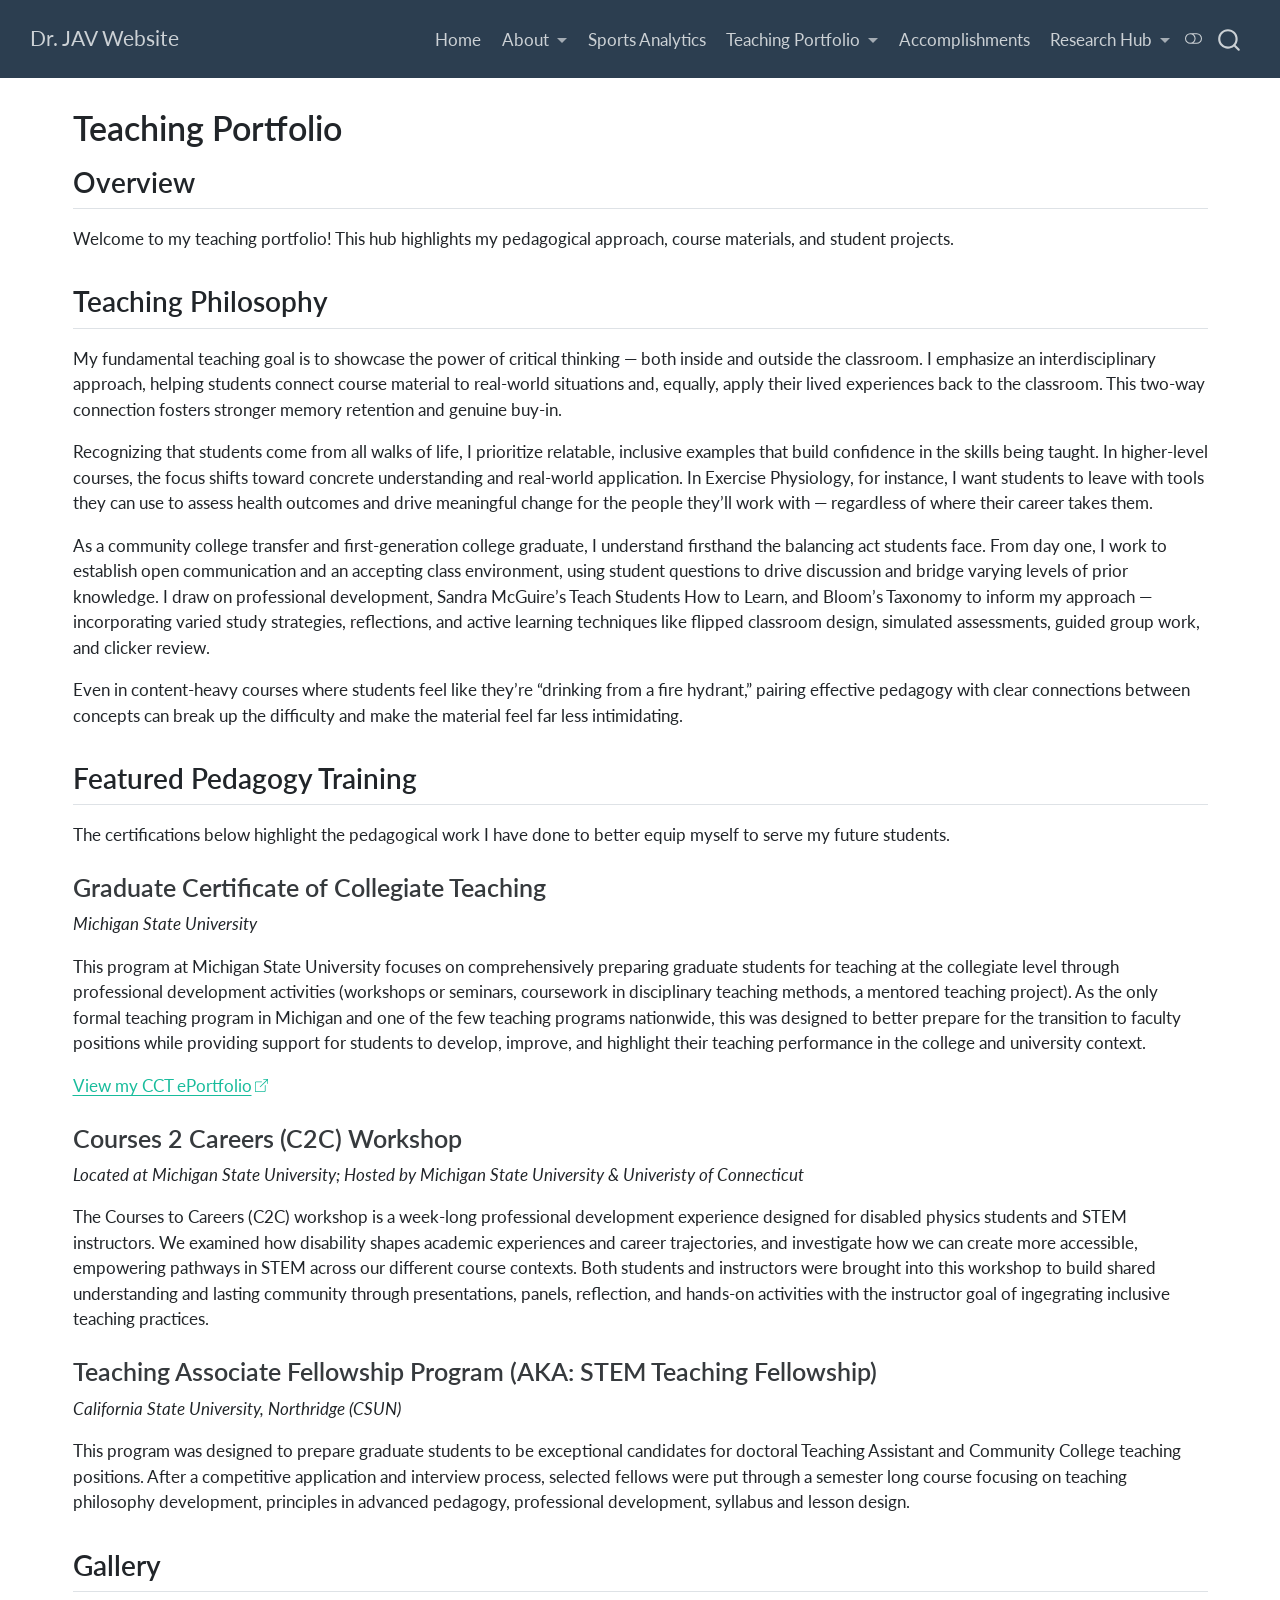
<file: teaching_portfolio.html>
<!DOCTYPE html>
<html xmlns="http://www.w3.org/1999/xhtml" lang="en" xml:lang="en"><head>

<meta charset="utf-8">
<meta name="generator" content="quarto-1.8.27">

<meta name="viewport" content="width=device-width, initial-scale=1.0, user-scalable=yes">


<title>Teaching Portfolio – Dr.&nbsp;JAV Website</title>
<style>
code{white-space: pre-wrap;}
span.smallcaps{font-variant: small-caps;}
div.columns{display: flex; gap: min(4vw, 1.5em);}
div.column{flex: auto; overflow-x: auto;}
div.hanging-indent{margin-left: 1.5em; text-indent: -1.5em;}
ul.task-list{list-style: none;}
ul.task-list li input[type="checkbox"] {
  width: 0.8em;
  margin: 0 0.8em 0.2em -1em; /* quarto-specific, see https://github.com/quarto-dev/quarto-cli/issues/4556 */ 
  vertical-align: middle;
}
</style>


<script src="site_libs/quarto-nav/quarto-nav.js"></script>
<script src="site_libs/quarto-nav/headroom.min.js"></script>
<script src="site_libs/clipboard/clipboard.min.js"></script>
<script src="site_libs/quarto-search/autocomplete.umd.js"></script>
<script src="site_libs/quarto-search/fuse.min.js"></script>
<script src="site_libs/quarto-search/quarto-search.js"></script>
<meta name="quarto:offset" content="./">
<script src="site_libs/quarto-html/quarto.js" type="module"></script>
<script src="site_libs/quarto-html/tabsets/tabsets.js" type="module"></script>
<script src="site_libs/quarto-html/axe/axe-check.js" type="module"></script>
<script src="site_libs/quarto-html/popper.min.js"></script>
<script src="site_libs/quarto-html/tippy.umd.min.js"></script>
<script src="site_libs/quarto-html/anchor.min.js"></script>
<link href="site_libs/quarto-html/tippy.css" rel="stylesheet">
<link href="site_libs/quarto-html/quarto-syntax-highlighting-ed96de9b727972fe78a7b5d16c58bf87.css" rel="stylesheet" class="quarto-color-scheme" id="quarto-text-highlighting-styles">
<link href="site_libs/quarto-html/quarto-syntax-highlighting-dark-4d9afe2b8d18ee9fa5d0d57b5ed4214d.css" rel="stylesheet" class="quarto-color-scheme quarto-color-alternate" id="quarto-text-highlighting-styles">
<link href="site_libs/quarto-html/quarto-syntax-highlighting-ed96de9b727972fe78a7b5d16c58bf87.css" rel="stylesheet" class="quarto-color-scheme-extra" id="quarto-text-highlighting-styles">
<script src="site_libs/bootstrap/bootstrap.min.js"></script>
<link href="site_libs/bootstrap/bootstrap-icons.css" rel="stylesheet">
<link href="site_libs/bootstrap/bootstrap-ffa9a6279353761231ec249df0a7fdd3.min.css" rel="stylesheet" append-hash="true" class="quarto-color-scheme" id="quarto-bootstrap" data-mode="light">
<link href="site_libs/bootstrap/bootstrap-dark-24772959a0e306aba8d7698078628ce7.min.css" rel="stylesheet" append-hash="true" class="quarto-color-scheme quarto-color-alternate" id="quarto-bootstrap" data-mode="dark">
<link href="site_libs/bootstrap/bootstrap-ffa9a6279353761231ec249df0a7fdd3.min.css" rel="stylesheet" append-hash="true" class="quarto-color-scheme-extra" id="quarto-bootstrap" data-mode="light">
<script id="quarto-search-options" type="application/json">{
  "location": "navbar",
  "copy-button": false,
  "collapse-after": 3,
  "panel-placement": "end",
  "type": "overlay",
  "limit": 50,
  "keyboard-shortcut": [
    "f",
    "/",
    "s"
  ],
  "show-item-context": false,
  "language": {
    "search-no-results-text": "No results",
    "search-matching-documents-text": "matching documents",
    "search-copy-link-title": "Copy link to search",
    "search-hide-matches-text": "Hide additional matches",
    "search-more-match-text": "more match in this document",
    "search-more-matches-text": "more matches in this document",
    "search-clear-button-title": "Clear",
    "search-text-placeholder": "",
    "search-detached-cancel-button-title": "Cancel",
    "search-submit-button-title": "Submit",
    "search-label": "Search"
  }
}</script>


<link rel="stylesheet" href="styles.css">
</head>

<body class="nav-fixed quarto-light"><script id="quarto-html-before-body" type="application/javascript">
    const toggleBodyColorMode = (bsSheetEl) => {
      const mode = bsSheetEl.getAttribute("data-mode");
      const bodyEl = window.document.querySelector("body");
      if (mode === "dark") {
        bodyEl.classList.add("quarto-dark");
        bodyEl.classList.remove("quarto-light");
      } else {
        bodyEl.classList.add("quarto-light");
        bodyEl.classList.remove("quarto-dark");
      }
    }
    const toggleBodyColorPrimary = () => {
      const bsSheetEl = window.document.querySelector("link#quarto-bootstrap:not([rel=disabled-stylesheet])");
      if (bsSheetEl) {
        toggleBodyColorMode(bsSheetEl);
      }
    }
    const setColorSchemeToggle = (alternate) => {
      const toggles = window.document.querySelectorAll('.quarto-color-scheme-toggle');
      for (let i=0; i < toggles.length; i++) {
        const toggle = toggles[i];
        if (toggle) {
          if (alternate) {
            toggle.classList.add("alternate");
          } else {
            toggle.classList.remove("alternate");
          }
        }
      }
    };
    const toggleColorMode = (alternate) => {
      // Switch the stylesheets
      const primaryStylesheets = window.document.querySelectorAll('link.quarto-color-scheme:not(.quarto-color-alternate)');
      const alternateStylesheets = window.document.querySelectorAll('link.quarto-color-scheme.quarto-color-alternate');
      manageTransitions('#quarto-margin-sidebar .nav-link', false);
      if (alternate) {
        // note: dark is layered on light, we don't disable primary!
        enableStylesheet(alternateStylesheets);
        for (const sheetNode of alternateStylesheets) {
          if (sheetNode.id === "quarto-bootstrap") {
            toggleBodyColorMode(sheetNode);
          }
        }
      } else {
        disableStylesheet(alternateStylesheets);
        enableStylesheet(primaryStylesheets)
        toggleBodyColorPrimary();
      }
      manageTransitions('#quarto-margin-sidebar .nav-link', true);
      // Switch the toggles
      setColorSchemeToggle(alternate)
      // Hack to workaround the fact that safari doesn't
      // properly recolor the scrollbar when toggling (#1455)
      if (navigator.userAgent.indexOf('Safari') > 0 && navigator.userAgent.indexOf('Chrome') == -1) {
        manageTransitions("body", false);
        window.scrollTo(0, 1);
        setTimeout(() => {
          window.scrollTo(0, 0);
          manageTransitions("body", true);
        }, 40);
      }
    }
    const disableStylesheet = (stylesheets) => {
      for (let i=0; i < stylesheets.length; i++) {
        const stylesheet = stylesheets[i];
        stylesheet.rel = 'disabled-stylesheet';
      }
    }
    const enableStylesheet = (stylesheets) => {
      for (let i=0; i < stylesheets.length; i++) {
        const stylesheet = stylesheets[i];
        if(stylesheet.rel !== 'stylesheet') { // for Chrome, which will still FOUC without this check
          stylesheet.rel = 'stylesheet';
        }
      }
    }
    const manageTransitions = (selector, allowTransitions) => {
      const els = window.document.querySelectorAll(selector);
      for (let i=0; i < els.length; i++) {
        const el = els[i];
        if (allowTransitions) {
          el.classList.remove('notransition');
        } else {
          el.classList.add('notransition');
        }
      }
    }
    const isFileUrl = () => {
      return window.location.protocol === 'file:';
    }
    const hasAlternateSentinel = () => {
      let styleSentinel = getColorSchemeSentinel();
      if (styleSentinel !== null) {
        return styleSentinel === "alternate";
      } else {
        return false;
      }
    }
    const setStyleSentinel = (alternate) => {
      const value = alternate ? "alternate" : "default";
      if (!isFileUrl()) {
        window.localStorage.setItem("quarto-color-scheme", value);
      } else {
        localAlternateSentinel = value;
      }
    }
    const getColorSchemeSentinel = () => {
      if (!isFileUrl()) {
        const storageValue = window.localStorage.getItem("quarto-color-scheme");
        return storageValue != null ? storageValue : localAlternateSentinel;
      } else {
        return localAlternateSentinel;
      }
    }
    const toggleGiscusIfUsed = (isAlternate, darkModeDefault) => {
      const baseTheme = document.querySelector('#giscus-base-theme')?.value ?? 'light';
      const alternateTheme = document.querySelector('#giscus-alt-theme')?.value ?? 'dark';
      let newTheme = '';
      if(authorPrefersDark) {
        newTheme = isAlternate ? baseTheme : alternateTheme;
      } else {
        newTheme = isAlternate ? alternateTheme : baseTheme;
      }
      const changeGiscusTheme = () => {
        // From: https://github.com/giscus/giscus/issues/336
        const sendMessage = (message) => {
          const iframe = document.querySelector('iframe.giscus-frame');
          if (!iframe) return;
          iframe.contentWindow.postMessage({ giscus: message }, 'https://giscus.app');
        }
        sendMessage({
          setConfig: {
            theme: newTheme
          }
        });
      }
      const isGiscussLoaded = window.document.querySelector('iframe.giscus-frame') !== null;
      if (isGiscussLoaded) {
        changeGiscusTheme();
      }
    };
    const authorPrefersDark = false;
    const queryPrefersDark = window.matchMedia('(prefers-color-scheme: dark)');
    const darkModeDefault = queryPrefersDark.matches;
      document.querySelector('link#quarto-text-highlighting-styles.quarto-color-scheme-extra').rel = 'disabled-stylesheet';
      document.querySelector('link#quarto-bootstrap.quarto-color-scheme-extra').rel = 'disabled-stylesheet';
    let localAlternateSentinel = darkModeDefault ? 'alternate' : 'default';
    // Dark / light mode switch
    window.quartoToggleColorScheme = () => {
      // Read the current dark / light value
      let toAlternate = !hasAlternateSentinel();
      toggleColorMode(toAlternate);
      setStyleSentinel(toAlternate);
      toggleGiscusIfUsed(toAlternate, darkModeDefault);
      window.dispatchEvent(new Event('resize'));
    };
    queryPrefersDark.addEventListener("change", e => {
      if(window.localStorage.getItem("quarto-color-scheme") !== null)
        return;
      const alternate = e.matches
      toggleColorMode(alternate);
      localAlternateSentinel = e.matches ? 'alternate' : 'default'; // this is used alongside local storage!
      toggleGiscusIfUsed(alternate, darkModeDefault);
    });
    // Switch to dark mode if need be
    if (hasAlternateSentinel()) {
      toggleColorMode(true);
    } else {
      toggleColorMode(false);
    }
  </script>

<div id="quarto-search-results"></div>
  <header id="quarto-header" class="headroom fixed-top">
    <nav class="navbar navbar-expand-lg " data-bs-theme="dark">
      <div class="navbar-container container-fluid">
      <div class="navbar-brand-container mx-auto">
    <a class="navbar-brand" href="./index.html">
    <span class="navbar-title">Dr.&nbsp;JAV Website</span>
    </a>
  </div>
            <div id="quarto-search" class="" title="Search"></div>
          <button class="navbar-toggler" type="button" data-bs-toggle="collapse" data-bs-target="#navbarCollapse" aria-controls="navbarCollapse" role="menu" aria-expanded="false" aria-label="Toggle navigation" onclick="if (window.quartoToggleHeadroom) { window.quartoToggleHeadroom(); }">
  <span class="navbar-toggler-icon"></span>
</button>
          <div class="collapse navbar-collapse" id="navbarCollapse">
            <ul class="navbar-nav navbar-nav-scroll ms-auto">
  <li class="nav-item">
    <a class="nav-link" href="./index.html"> 
<span class="menu-text">Home</span></a>
  </li>  
  <li class="nav-item dropdown ">
    <a class="nav-link dropdown-toggle" href="#" id="nav-menu-about" role="link" data-bs-toggle="dropdown" aria-expanded="false">
 <span class="menu-text">About</span>
    </a>
    <ul class="dropdown-menu dropdown-menu-end" aria-labelledby="nav-menu-about">    
        <li>
    <a class="dropdown-item" href="./about.html">
 <span class="dropdown-text">Get to Know Me</span></a>
  </li>  
        <li>
    <a class="dropdown-item" href="./accomplishments.html">
 <span class="dropdown-text">Accomplishments</span></a>
  </li>  
    </ul>
  </li>
  <li class="nav-item">
    <a class="nav-link" href="./sports_analytics.html"> 
<span class="menu-text">Sports Analytics</span></a>
  </li>  
  <li class="nav-item dropdown ">
    <a class="nav-link dropdown-toggle" href="#" id="nav-menu-teaching-portfolio" role="link" data-bs-toggle="dropdown" aria-expanded="false">
 <span class="menu-text">Teaching Portfolio</span>
    </a>
    <ul class="dropdown-menu dropdown-menu-end" aria-labelledby="nav-menu-teaching-portfolio">    
        <li>
    <a class="dropdown-item" href="./teaching_portfolio.html">
 <span class="dropdown-text">Overview</span></a>
  </li>  
        <li>
    <a class="dropdown-item" href="./CCT_ePortfolio.html">
 <span class="dropdown-text">CCT ePortfolio</span></a>
  </li>  
    </ul>
  </li>
  <li class="nav-item">
    <a class="nav-link" href="./accomplishments.html"> 
<span class="menu-text">Accomplishments</span></a>
  </li>  
  <li class="nav-item dropdown ">
    <a class="nav-link dropdown-toggle" href="#" id="nav-menu-research-hub" role="link" data-bs-toggle="dropdown" aria-expanded="false">
 <span class="menu-text">Research Hub</span>
    </a>
    <ul class="dropdown-menu dropdown-menu-end" aria-labelledby="nav-menu-research-hub">    
        <li>
    <a class="dropdown-item" href="./research_hub.html">
 <span class="dropdown-text">Overview</span></a>
  </li>  
        <li>
    <a class="dropdown-item" href="./labs.html">
 <span class="dropdown-text">Lab Affiliations</span></a>
  </li>  
        <li>
    <a class="dropdown-item" href="./publications.html">
 <span class="dropdown-text">Publications</span></a>
  </li>  
    </ul>
  </li>
</ul>
          </div> <!-- /navcollapse -->
            <div class="quarto-navbar-tools">
  <a href="" class="quarto-color-scheme-toggle quarto-navigation-tool  px-1" onclick="window.quartoToggleColorScheme(); return false;" title="Toggle dark mode"><i class="bi"></i></a>
</div>
      </div> <!-- /container-fluid -->
    </nav>
</header>
<!-- content -->
<div id="quarto-content" class="quarto-container page-columns page-rows-contents page-layout-full page-navbar">
<!-- sidebar -->
<!-- margin-sidebar -->
    
<!-- main -->
<main class="content column-page" id="quarto-document-content">


<header id="title-block-header" class="quarto-title-block default">
<div class="quarto-title">
<h1 class="title">Teaching Portfolio</h1>
</div>



<div class="quarto-title-meta column-page">

    
  
    
  </div>
  


</header>


<section id="overview" class="level2">
<h2 class="anchored" data-anchor-id="overview">Overview</h2>
<p>Welcome to my teaching portfolio! This hub highlights my pedagogical approach, course materials, and student projects.</p>
</section>
<section id="teaching-philosophy" class="level2">
<h2 class="anchored" data-anchor-id="teaching-philosophy">Teaching Philosophy</h2>
<p>My fundamental teaching goal is to showcase the power of critical thinking — both inside and outside the classroom. I emphasize an interdisciplinary approach, helping students connect course material to real-world situations and, equally, apply their lived experiences back to the classroom. This two-way connection fosters stronger memory retention and genuine buy-in.</p>
<p>Recognizing that students come from all walks of life, I prioritize relatable, inclusive examples that build confidence in the skills being taught. In higher-level courses, the focus shifts toward concrete understanding and real-world application. In Exercise Physiology, for instance, I want students to leave with tools they can use to assess health outcomes and drive meaningful change for the people they’ll work with — regardless of where their career takes them.</p>
<p>As a community college transfer and first-generation college graduate, I understand firsthand the balancing act students face. From day one, I work to establish open communication and an accepting class environment, using student questions to drive discussion and bridge varying levels of prior knowledge. I draw on professional development, Sandra McGuire’s Teach Students How to Learn, and Bloom’s Taxonomy to inform my approach — incorporating varied study strategies, reflections, and active learning techniques like flipped classroom design, simulated assessments, guided group work, and clicker review.</p>
<p>Even in content-heavy courses where students feel like they’re “drinking from a fire hydrant,” pairing effective pedagogy with clear connections between concepts can break up the difficulty and make the material feel far less intimidating.</p>
</section>
<section id="featured-pedagogy-training" class="level2">
<h2 class="anchored" data-anchor-id="featured-pedagogy-training">Featured Pedagogy Training</h2>
<p>The certifications below highlight the pedagogical work I have done to better equip myself to serve my future students.</p>
<section id="graduate-certificate-of-collegiate-teaching" class="level3">
<h3 class="anchored" data-anchor-id="graduate-certificate-of-collegiate-teaching">Graduate Certificate of Collegiate Teaching</h3>
<p><em>Michigan State University</em></p>
<p>This program at Michigan State University focuses on comprehensively preparing graduate students for teaching at the collegiate level through professional development activities (workshops or seminars, coursework in disciplinary teaching methods, a mentored teaching project). As the only formal teaching program in Michigan and one of the few teaching programs nationwide, this was designed to better prepare for the transition to faculty positions while providing support for students to develop, improve, and highlight their teaching performance in the college and university context.</p>
<p><a href="./CCT_ePortfolio.html">View my CCT ePortfolio</a></p>
</section>
<section id="courses-2-careers-c2c-workshop" class="level3">
<h3 class="anchored" data-anchor-id="courses-2-careers-c2c-workshop">Courses 2 Careers (C2C) Workshop</h3>
<p><em>Located at Michigan State University; Hosted by Michigan State University &amp; Univeristy of Connecticut</em></p>
<p>The Courses to Careers (C2C) workshop is a week-long professional development experience designed for disabled physics students and STEM instructors. We examined how disability shapes academic experiences and career trajectories, and investigate how we can create more accessible, empowering pathways in STEM across our different course contexts. Both students and instructors were brought into this workshop to build shared understanding and lasting community through presentations, panels, reflection, and hands-on activities with the instructor goal of ingegrating inclusive teaching practices.</p>
</section>
<section id="teaching-associate-fellowship-program-aka-stem-teaching-fellowship" class="level3">
<h3 class="anchored" data-anchor-id="teaching-associate-fellowship-program-aka-stem-teaching-fellowship">Teaching Associate Fellowship Program (AKA: STEM Teaching Fellowship)</h3>
<p><em>California State University, Northridge (CSUN)</em></p>
<p>This program was designed to prepare graduate students to be exceptional candidates for doctoral Teaching Assistant and Community College teaching positions. After a competitive application and interview process, selected fellows were put through a semester long course focusing on teaching philosophy development, principles in advanced pedagogy, professional development, syllabus and lesson design.</p>
</section>
</section>
<section id="gallery" class="level2">
<h2 class="anchored" data-anchor-id="gallery">Gallery</h2>
<!-- Example of a grid layout for images -->
<div class="quarto-layout-panel" data-layout-ncol="2">
<div class="quarto-layout-row">
<div class="quarto-layout-cell" style="flex-basis: 50.0%;justify-content: flex-start;">
<!-- ![Classroom Activity](images/classroom.jpg) -->
</div>
<div class="quarto-layout-cell" style="flex-basis: 50.0%;justify-content: flex-start;">
<!-- ![Student Work](images/student_work.jpg) -->
</div>
</div>
</div>


</section>

</main> <!-- /main -->
<script id="quarto-html-after-body" type="application/javascript">
  window.document.addEventListener("DOMContentLoaded", function (event) {
    // Ensure there is a toggle, if there isn't float one in the top right
    if (window.document.querySelector('.quarto-color-scheme-toggle') === null) {
      const a = window.document.createElement('a');
      a.classList.add('top-right');
      a.classList.add('quarto-color-scheme-toggle');
      a.href = "";
      a.onclick = function() { try { window.quartoToggleColorScheme(); } catch {} return false; };
      const i = window.document.createElement("i");
      i.classList.add('bi');
      a.appendChild(i);
      window.document.body.appendChild(a);
    }
    setColorSchemeToggle(hasAlternateSentinel())
    const icon = "";
    const anchorJS = new window.AnchorJS();
    anchorJS.options = {
      placement: 'right',
      icon: icon
    };
    anchorJS.add('.anchored');
    const isCodeAnnotation = (el) => {
      for (const clz of el.classList) {
        if (clz.startsWith('code-annotation-')) {                     
          return true;
        }
      }
      return false;
    }
    const onCopySuccess = function(e) {
      // button target
      const button = e.trigger;
      // don't keep focus
      button.blur();
      // flash "checked"
      button.classList.add('code-copy-button-checked');
      var currentTitle = button.getAttribute("title");
      button.setAttribute("title", "Copied!");
      let tooltip;
      if (window.bootstrap) {
        button.setAttribute("data-bs-toggle", "tooltip");
        button.setAttribute("data-bs-placement", "left");
        button.setAttribute("data-bs-title", "Copied!");
        tooltip = new bootstrap.Tooltip(button, 
          { trigger: "manual", 
            customClass: "code-copy-button-tooltip",
            offset: [0, -8]});
        tooltip.show();    
      }
      setTimeout(function() {
        if (tooltip) {
          tooltip.hide();
          button.removeAttribute("data-bs-title");
          button.removeAttribute("data-bs-toggle");
          button.removeAttribute("data-bs-placement");
        }
        button.setAttribute("title", currentTitle);
        button.classList.remove('code-copy-button-checked');
      }, 1000);
      // clear code selection
      e.clearSelection();
    }
    const getTextToCopy = function(trigger) {
      const outerScaffold = trigger.parentElement.cloneNode(true);
      const codeEl = outerScaffold.querySelector('code');
      for (const childEl of codeEl.children) {
        if (isCodeAnnotation(childEl)) {
          childEl.remove();
        }
      }
      return codeEl.innerText;
    }
    const clipboard = new window.ClipboardJS('.code-copy-button:not([data-in-quarto-modal])', {
      text: getTextToCopy
    });
    clipboard.on('success', onCopySuccess);
    if (window.document.getElementById('quarto-embedded-source-code-modal')) {
      const clipboardModal = new window.ClipboardJS('.code-copy-button[data-in-quarto-modal]', {
        text: getTextToCopy,
        container: window.document.getElementById('quarto-embedded-source-code-modal')
      });
      clipboardModal.on('success', onCopySuccess);
    }
      var localhostRegex = new RegExp(/^(?:http|https):\/\/localhost\:?[0-9]*\//);
      var mailtoRegex = new RegExp(/^mailto:/);
        var filterRegex = new RegExp("https:\/\/drjav\.github\.io");
      var isInternal = (href) => {
          return filterRegex.test(href) || localhostRegex.test(href) || mailtoRegex.test(href);
      }
      // Inspect non-navigation links and adorn them if external
     var links = window.document.querySelectorAll('a[href]:not(.nav-link):not(.navbar-brand):not(.toc-action):not(.sidebar-link):not(.sidebar-item-toggle):not(.pagination-link):not(.no-external):not([aria-hidden]):not(.dropdown-item):not(.quarto-navigation-tool):not(.about-link)');
      for (var i=0; i<links.length; i++) {
        const link = links[i];
        if (!isInternal(link.href)) {
          // undo the damage that might have been done by quarto-nav.js in the case of
          // links that we want to consider external
          if (link.dataset.originalHref !== undefined) {
            link.href = link.dataset.originalHref;
          }
            // target, if specified
            link.setAttribute("target", "_blank");
            if (link.getAttribute("rel") === null) {
              link.setAttribute("rel", "noopener");
            }
            // default icon
            link.classList.add("external");
        }
      }
    function tippyHover(el, contentFn, onTriggerFn, onUntriggerFn) {
      const config = {
        allowHTML: true,
        maxWidth: 500,
        delay: 100,
        arrow: false,
        appendTo: function(el) {
            return el.parentElement;
        },
        interactive: true,
        interactiveBorder: 10,
        theme: 'quarto',
        placement: 'bottom-start',
      };
      if (contentFn) {
        config.content = contentFn;
      }
      if (onTriggerFn) {
        config.onTrigger = onTriggerFn;
      }
      if (onUntriggerFn) {
        config.onUntrigger = onUntriggerFn;
      }
      window.tippy(el, config); 
    }
    const noterefs = window.document.querySelectorAll('a[role="doc-noteref"]');
    for (var i=0; i<noterefs.length; i++) {
      const ref = noterefs[i];
      tippyHover(ref, function() {
        // use id or data attribute instead here
        let href = ref.getAttribute('data-footnote-href') || ref.getAttribute('href');
        try { href = new URL(href).hash; } catch {}
        const id = href.replace(/^#\/?/, "");
        const note = window.document.getElementById(id);
        if (note) {
          return note.innerHTML;
        } else {
          return "";
        }
      });
    }
    const xrefs = window.document.querySelectorAll('a.quarto-xref');
    const processXRef = (id, note) => {
      // Strip column container classes
      const stripColumnClz = (el) => {
        el.classList.remove("page-full", "page-columns");
        if (el.children) {
          for (const child of el.children) {
            stripColumnClz(child);
          }
        }
      }
      stripColumnClz(note)
      if (id === null || id.startsWith('sec-')) {
        // Special case sections, only their first couple elements
        const container = document.createElement("div");
        if (note.children && note.children.length > 2) {
          container.appendChild(note.children[0].cloneNode(true));
          for (let i = 1; i < note.children.length; i++) {
            const child = note.children[i];
            if (child.tagName === "P" && child.innerText === "") {
              continue;
            } else {
              container.appendChild(child.cloneNode(true));
              break;
            }
          }
          if (window.Quarto?.typesetMath) {
            window.Quarto.typesetMath(container);
          }
          return container.innerHTML
        } else {
          if (window.Quarto?.typesetMath) {
            window.Quarto.typesetMath(note);
          }
          return note.innerHTML;
        }
      } else {
        // Remove any anchor links if they are present
        const anchorLink = note.querySelector('a.anchorjs-link');
        if (anchorLink) {
          anchorLink.remove();
        }
        if (window.Quarto?.typesetMath) {
          window.Quarto.typesetMath(note);
        }
        if (note.classList.contains("callout")) {
          return note.outerHTML;
        } else {
          return note.innerHTML;
        }
      }
    }
    for (var i=0; i<xrefs.length; i++) {
      const xref = xrefs[i];
      tippyHover(xref, undefined, function(instance) {
        instance.disable();
        let url = xref.getAttribute('href');
        let hash = undefined; 
        if (url.startsWith('#')) {
          hash = url;
        } else {
          try { hash = new URL(url).hash; } catch {}
        }
        if (hash) {
          const id = hash.replace(/^#\/?/, "");
          const note = window.document.getElementById(id);
          if (note !== null) {
            try {
              const html = processXRef(id, note.cloneNode(true));
              instance.setContent(html);
            } finally {
              instance.enable();
              instance.show();
            }
          } else {
            // See if we can fetch this
            fetch(url.split('#')[0])
            .then(res => res.text())
            .then(html => {
              const parser = new DOMParser();
              const htmlDoc = parser.parseFromString(html, "text/html");
              const note = htmlDoc.getElementById(id);
              if (note !== null) {
                const html = processXRef(id, note);
                instance.setContent(html);
              } 
            }).finally(() => {
              instance.enable();
              instance.show();
            });
          }
        } else {
          // See if we can fetch a full url (with no hash to target)
          // This is a special case and we should probably do some content thinning / targeting
          fetch(url)
          .then(res => res.text())
          .then(html => {
            const parser = new DOMParser();
            const htmlDoc = parser.parseFromString(html, "text/html");
            const note = htmlDoc.querySelector('main.content');
            if (note !== null) {
              // This should only happen for chapter cross references
              // (since there is no id in the URL)
              // remove the first header
              if (note.children.length > 0 && note.children[0].tagName === "HEADER") {
                note.children[0].remove();
              }
              const html = processXRef(null, note);
              instance.setContent(html);
            } 
          }).finally(() => {
            instance.enable();
            instance.show();
          });
        }
      }, function(instance) {
      });
    }
        let selectedAnnoteEl;
        const selectorForAnnotation = ( cell, annotation) => {
          let cellAttr = 'data-code-cell="' + cell + '"';
          let lineAttr = 'data-code-annotation="' +  annotation + '"';
          const selector = 'span[' + cellAttr + '][' + lineAttr + ']';
          return selector;
        }
        const selectCodeLines = (annoteEl) => {
          const doc = window.document;
          const targetCell = annoteEl.getAttribute("data-target-cell");
          const targetAnnotation = annoteEl.getAttribute("data-target-annotation");
          const annoteSpan = window.document.querySelector(selectorForAnnotation(targetCell, targetAnnotation));
          const lines = annoteSpan.getAttribute("data-code-lines").split(",");
          const lineIds = lines.map((line) => {
            return targetCell + "-" + line;
          })
          let top = null;
          let height = null;
          let parent = null;
          if (lineIds.length > 0) {
              //compute the position of the single el (top and bottom and make a div)
              const el = window.document.getElementById(lineIds[0]);
              top = el.offsetTop;
              height = el.offsetHeight;
              parent = el.parentElement.parentElement;
            if (lineIds.length > 1) {
              const lastEl = window.document.getElementById(lineIds[lineIds.length - 1]);
              const bottom = lastEl.offsetTop + lastEl.offsetHeight;
              height = bottom - top;
            }
            if (top !== null && height !== null && parent !== null) {
              // cook up a div (if necessary) and position it 
              let div = window.document.getElementById("code-annotation-line-highlight");
              if (div === null) {
                div = window.document.createElement("div");
                div.setAttribute("id", "code-annotation-line-highlight");
                div.style.position = 'absolute';
                parent.appendChild(div);
              }
              div.style.top = top - 2 + "px";
              div.style.height = height + 4 + "px";
              div.style.left = 0;
              let gutterDiv = window.document.getElementById("code-annotation-line-highlight-gutter");
              if (gutterDiv === null) {
                gutterDiv = window.document.createElement("div");
                gutterDiv.setAttribute("id", "code-annotation-line-highlight-gutter");
                gutterDiv.style.position = 'absolute';
                const codeCell = window.document.getElementById(targetCell);
                const gutter = codeCell.querySelector('.code-annotation-gutter');
                gutter.appendChild(gutterDiv);
              }
              gutterDiv.style.top = top - 2 + "px";
              gutterDiv.style.height = height + 4 + "px";
            }
            selectedAnnoteEl = annoteEl;
          }
        };
        const unselectCodeLines = () => {
          const elementsIds = ["code-annotation-line-highlight", "code-annotation-line-highlight-gutter"];
          elementsIds.forEach((elId) => {
            const div = window.document.getElementById(elId);
            if (div) {
              div.remove();
            }
          });
          selectedAnnoteEl = undefined;
        };
          // Handle positioning of the toggle
      window.addEventListener(
        "resize",
        throttle(() => {
          elRect = undefined;
          if (selectedAnnoteEl) {
            selectCodeLines(selectedAnnoteEl);
          }
        }, 10)
      );
      function throttle(fn, ms) {
      let throttle = false;
      let timer;
        return (...args) => {
          if(!throttle) { // first call gets through
              fn.apply(this, args);
              throttle = true;
          } else { // all the others get throttled
              if(timer) clearTimeout(timer); // cancel #2
              timer = setTimeout(() => {
                fn.apply(this, args);
                timer = throttle = false;
              }, ms);
          }
        };
      }
        // Attach click handler to the DT
        const annoteDls = window.document.querySelectorAll('dt[data-target-cell]');
        for (const annoteDlNode of annoteDls) {
          annoteDlNode.addEventListener('click', (event) => {
            const clickedEl = event.target;
            if (clickedEl !== selectedAnnoteEl) {
              unselectCodeLines();
              const activeEl = window.document.querySelector('dt[data-target-cell].code-annotation-active');
              if (activeEl) {
                activeEl.classList.remove('code-annotation-active');
              }
              selectCodeLines(clickedEl);
              clickedEl.classList.add('code-annotation-active');
            } else {
              // Unselect the line
              unselectCodeLines();
              clickedEl.classList.remove('code-annotation-active');
            }
          });
        }
    const findCites = (el) => {
      const parentEl = el.parentElement;
      if (parentEl) {
        const cites = parentEl.dataset.cites;
        if (cites) {
          return {
            el,
            cites: cites.split(' ')
          };
        } else {
          return findCites(el.parentElement)
        }
      } else {
        return undefined;
      }
    };
    var bibliorefs = window.document.querySelectorAll('a[role="doc-biblioref"]');
    for (var i=0; i<bibliorefs.length; i++) {
      const ref = bibliorefs[i];
      const citeInfo = findCites(ref);
      if (citeInfo) {
        tippyHover(citeInfo.el, function() {
          var popup = window.document.createElement('div');
          citeInfo.cites.forEach(function(cite) {
            var citeDiv = window.document.createElement('div');
            citeDiv.classList.add('hanging-indent');
            citeDiv.classList.add('csl-entry');
            var biblioDiv = window.document.getElementById('ref-' + cite);
            if (biblioDiv) {
              citeDiv.innerHTML = biblioDiv.innerHTML;
            }
            popup.appendChild(citeDiv);
          });
          return popup.innerHTML;
        });
      }
    }
  });
  </script>
</div> <!-- /content -->




</body></html>
</file>
<file: site_libs/quarto-html/tippy.css>
.tippy-box[data-animation=fade][data-state=hidden]{opacity:0}[data-tippy-root]{max-width:calc(100vw - 10px)}.tippy-box{position:relative;background-color:#333;color:#fff;border-radius:4px;font-size:14px;line-height:1.4;white-space:normal;outline:0;transition-property:transform,visibility,opacity}.tippy-box[data-placement^=top]>.tippy-arrow{bottom:0}.tippy-box[data-placement^=top]>.tippy-arrow:before{bottom:-7px;left:0;border-width:8px 8px 0;border-top-color:initial;transform-origin:center top}.tippy-box[data-placement^=bottom]>.tippy-arrow{top:0}.tippy-box[data-placement^=bottom]>.tippy-arrow:before{top:-7px;left:0;border-width:0 8px 8px;border-bottom-color:initial;transform-origin:center bottom}.tippy-box[data-placement^=left]>.tippy-arrow{right:0}.tippy-box[data-placement^=left]>.tippy-arrow:before{border-width:8px 0 8px 8px;border-left-color:initial;right:-7px;transform-origin:center left}.tippy-box[data-placement^=right]>.tippy-arrow{left:0}.tippy-box[data-placement^=right]>.tippy-arrow:before{left:-7px;border-width:8px 8px 8px 0;border-right-color:initial;transform-origin:center right}.tippy-box[data-inertia][data-state=visible]{transition-timing-function:cubic-bezier(.54,1.5,.38,1.11)}.tippy-arrow{width:16px;height:16px;color:#333}.tippy-arrow:before{content:"";position:absolute;border-color:transparent;border-style:solid}.tippy-content{position:relative;padding:5px 9px;z-index:1}
</file>
<file: site_libs/quarto-html/quarto-syntax-highlighting-ed96de9b727972fe78a7b5d16c58bf87.css>
/* quarto syntax highlight colors */
:root {
  --quarto-hl-ot-color: #003B4F;
  --quarto-hl-at-color: #657422;
  --quarto-hl-ss-color: #20794D;
  --quarto-hl-an-color: #5E5E5E;
  --quarto-hl-fu-color: #4758AB;
  --quarto-hl-st-color: #20794D;
  --quarto-hl-cf-color: #003B4F;
  --quarto-hl-op-color: #5E5E5E;
  --quarto-hl-er-color: #AD0000;
  --quarto-hl-bn-color: #AD0000;
  --quarto-hl-al-color: #AD0000;
  --quarto-hl-va-color: #111111;
  --quarto-hl-bu-color: inherit;
  --quarto-hl-ex-color: inherit;
  --quarto-hl-pp-color: #AD0000;
  --quarto-hl-in-color: #5E5E5E;
  --quarto-hl-vs-color: #20794D;
  --quarto-hl-wa-color: #5E5E5E;
  --quarto-hl-do-color: #5E5E5E;
  --quarto-hl-im-color: #00769E;
  --quarto-hl-ch-color: #20794D;
  --quarto-hl-dt-color: #AD0000;
  --quarto-hl-fl-color: #AD0000;
  --quarto-hl-co-color: #5E5E5E;
  --quarto-hl-cv-color: #5E5E5E;
  --quarto-hl-cn-color: #8f5902;
  --quarto-hl-sc-color: #5E5E5E;
  --quarto-hl-dv-color: #AD0000;
  --quarto-hl-kw-color: #003B4F;
}

/* other quarto variables */
:root {
  --quarto-font-monospace: SFMono-Regular, Menlo, Monaco, Consolas, "Liberation Mono", "Courier New", monospace;
}

/* syntax highlight based on Pandoc's rules */
pre > code.sourceCode > span {
  color: #003B4F;
}

code.sourceCode > span {
  color: #003B4F;
}

div.sourceCode,
div.sourceCode pre.sourceCode {
  color: #003B4F;
}

/* Normal */
code span {
  color: #003B4F;
}

/* Alert */
code span.al {
  color: #AD0000;
  font-style: inherit;
}

/* Annotation */
code span.an {
  color: #5E5E5E;
  font-style: inherit;
}

/* Attribute */
code span.at {
  color: #657422;
  font-style: inherit;
}

/* BaseN */
code span.bn {
  color: #AD0000;
  font-style: inherit;
}

/* BuiltIn */
code span.bu {
  font-style: inherit;
}

/* ControlFlow */
code span.cf {
  color: #003B4F;
  font-weight: bold;
  font-style: inherit;
}

/* Char */
code span.ch {
  color: #20794D;
  font-style: inherit;
}

/* Constant */
code span.cn {
  color: #8f5902;
  font-style: inherit;
}

/* Comment */
code span.co {
  color: #5E5E5E;
  font-style: inherit;
}

/* CommentVar */
code span.cv {
  color: #5E5E5E;
  font-style: italic;
}

/* Documentation */
code span.do {
  color: #5E5E5E;
  font-style: italic;
}

/* DataType */
code span.dt {
  color: #AD0000;
  font-style: inherit;
}

/* DecVal */
code span.dv {
  color: #AD0000;
  font-style: inherit;
}

/* Error */
code span.er {
  color: #AD0000;
  font-style: inherit;
}

/* Extension */
code span.ex {
  font-style: inherit;
}

/* Float */
code span.fl {
  color: #AD0000;
  font-style: inherit;
}

/* Function */
code span.fu {
  color: #4758AB;
  font-style: inherit;
}

/* Import */
code span.im {
  color: #00769E;
  font-style: inherit;
}

/* Information */
code span.in {
  color: #5E5E5E;
  font-style: inherit;
}

/* Keyword */
code span.kw {
  color: #003B4F;
  font-weight: bold;
  font-style: inherit;
}

/* Operator */
code span.op {
  color: #5E5E5E;
  font-style: inherit;
}

/* Other */
code span.ot {
  color: #003B4F;
  font-style: inherit;
}

/* Preprocessor */
code span.pp {
  color: #AD0000;
  font-style: inherit;
}

/* SpecialChar */
code span.sc {
  color: #5E5E5E;
  font-style: inherit;
}

/* SpecialString */
code span.ss {
  color: #20794D;
  font-style: inherit;
}

/* String */
code span.st {
  color: #20794D;
  font-style: inherit;
}

/* Variable */
code span.va {
  color: #111111;
  font-style: inherit;
}

/* VerbatimString */
code span.vs {
  color: #20794D;
  font-style: inherit;
}

/* Warning */
code span.wa {
  color: #5E5E5E;
  font-style: italic;
}

.prevent-inlining {
  content: "</";
}

/*# sourceMappingURL=0920dd6d7437995b8cdf7429764427b1.css.map */
</file>
<file: site_libs/quarto-html/quarto-syntax-highlighting-dark-4d9afe2b8d18ee9fa5d0d57b5ed4214d.css>
/* quarto syntax highlight colors */
:root {
  --quarto-hl-al-color: #f07178;
  --quarto-hl-an-color: #d4d0ab;
  --quarto-hl-at-color: #00e0e0;
  --quarto-hl-bn-color: #d4d0ab;
  --quarto-hl-bu-color: #abe338;
  --quarto-hl-ch-color: #abe338;
  --quarto-hl-co-color: #f8f8f2;
  --quarto-hl-cv-color: #ffd700;
  --quarto-hl-cn-color: #ffd700;
  --quarto-hl-cf-color: #ffa07a;
  --quarto-hl-dt-color: #ffa07a;
  --quarto-hl-dv-color: #d4d0ab;
  --quarto-hl-do-color: #f8f8f2;
  --quarto-hl-er-color: #f07178;
  --quarto-hl-ex-color: #00e0e0;
  --quarto-hl-fl-color: #d4d0ab;
  --quarto-hl-fu-color: #ffa07a;
  --quarto-hl-im-color: #abe338;
  --quarto-hl-in-color: #d4d0ab;
  --quarto-hl-kw-color: #ffa07a;
  --quarto-hl-op-color: #ffa07a;
  --quarto-hl-ot-color: #00e0e0;
  --quarto-hl-pp-color: #dcc6e0;
  --quarto-hl-re-color: #00e0e0;
  --quarto-hl-sc-color: #abe338;
  --quarto-hl-ss-color: #abe338;
  --quarto-hl-st-color: #abe338;
  --quarto-hl-va-color: #00e0e0;
  --quarto-hl-vs-color: #abe338;
  --quarto-hl-wa-color: #dcc6e0;
}

/* other quarto variables */
:root {
  --quarto-font-monospace: SFMono-Regular, Menlo, Monaco, Consolas, "Liberation Mono", "Courier New", monospace;
}

/* syntax highlight based on Pandoc's rules */
pre > code.sourceCode > span {
  color: #f8f8f2;
}

code.sourceCode > span {
  color: #f8f8f2;
}

div.sourceCode,
div.sourceCode pre.sourceCode {
  color: #f8f8f2;
}

/* Normal */
code span {
  color: #f8f8f2;
}

/* Alert */
code span.al {
  color: #f07178;
}

/* Annotation */
code span.an {
  color: #d4d0ab;
}

/* Attribute */
code span.at {
  color: #00e0e0;
}

/* BaseN */
code span.bn {
  color: #d4d0ab;
}

/* BuiltIn */
code span.bu {
  color: #abe338;
}

/* ControlFlow */
code span.cf {
  font-weight: bold;
  color: #ffa07a;
}

/* Char */
code span.ch {
  color: #abe338;
}

/* Constant */
code span.cn {
  color: #ffd700;
}

/* Comment */
code span.co {
  font-style: italic;
  color: #f8f8f2;
}

/* CommentVar */
code span.cv {
  color: #ffd700;
}

/* Documentation */
code span.do {
  color: #f8f8f2;
}

/* DataType */
code span.dt {
  color: #ffa07a;
}

/* DecVal */
code span.dv {
  color: #d4d0ab;
}

/* Error */
code span.er {
  color: #f07178;
  text-decoration: underline;
}

/* Extension */
code span.ex {
  font-weight: bold;
  color: #00e0e0;
}

/* Float */
code span.fl {
  color: #d4d0ab;
}

/* Function */
code span.fu {
  color: #ffa07a;
}

/* Import */
code span.im {
  color: #abe338;
}

/* Information */
code span.in {
  color: #d4d0ab;
}

/* Keyword */
code span.kw {
  font-weight: bold;
  color: #ffa07a;
}

/* Operator */
code span.op {
  color: #ffa07a;
}

/* Other */
code span.ot {
  color: #00e0e0;
}

/* Preprocessor */
code span.pp {
  color: #dcc6e0;
}

/* RegionMarker */
code span.re {
  background-color: #f8f8f2;
  color: #00e0e0;
}

/* SpecialChar */
code span.sc {
  color: #abe338;
}

/* SpecialString */
code span.ss {
  color: #abe338;
}

/* String */
code span.st {
  color: #abe338;
}

/* Variable */
code span.va {
  color: #00e0e0;
}

/* VerbatimString */
code span.vs {
  color: #abe338;
}

/* Warning */
code span.wa {
  color: #dcc6e0;
}

.prevent-inlining {
  content: "</";
}

/*# sourceMappingURL=86edf53ecdff796acf02dbceed379426.css.map */
</file>
<file: styles.css>
/* Custom CSS styles */
body {
  transition: background-color 0.3s ease; /* Smooth transition for dark mode */
}
</file>
